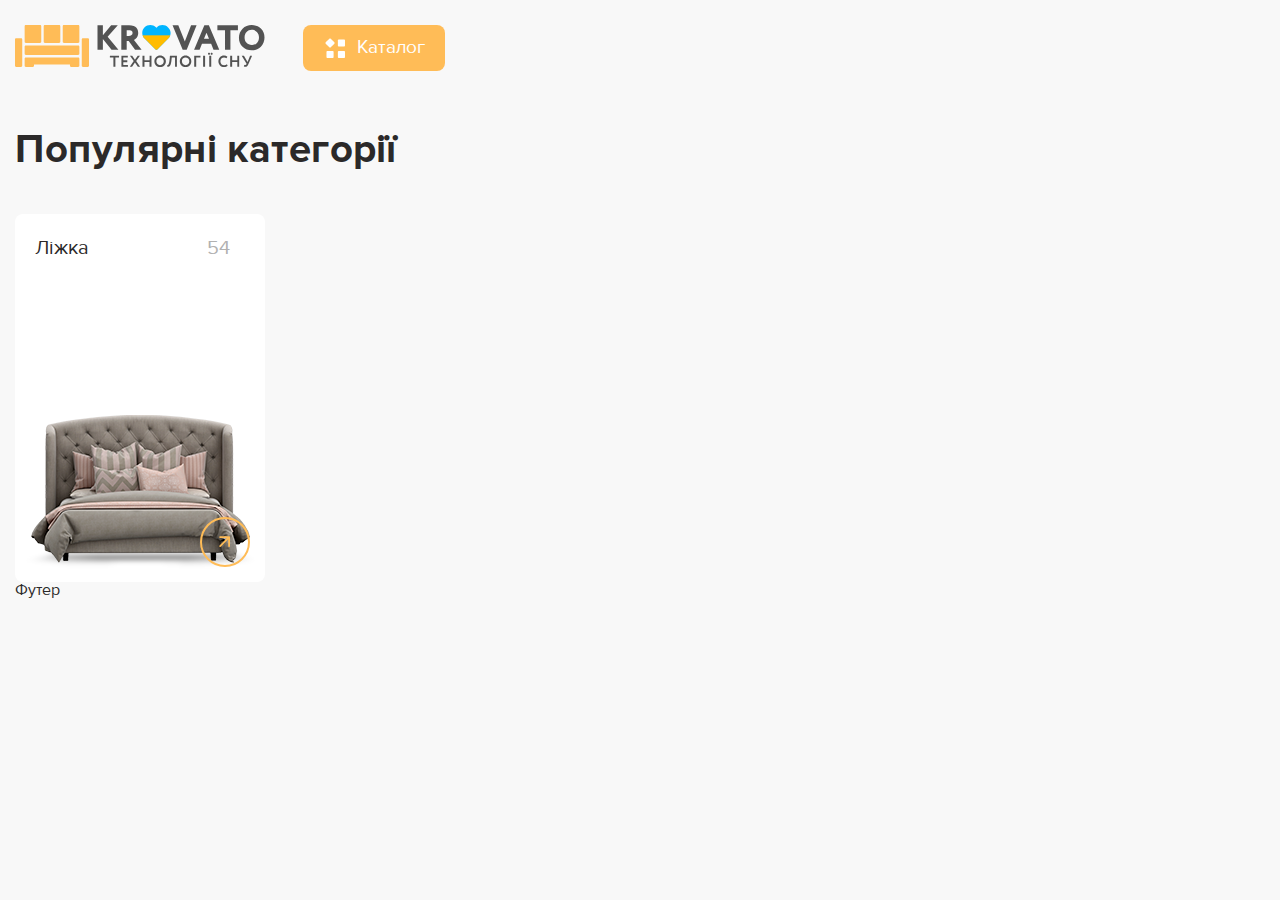
<file: lesson_10/index.html>
<!DOCTYPE html>
<html lang="uk">

<head>
    <meta charset="UTF-8">
    <meta name="viewport" content="width=device-width, initial-scale=1.0">
    <link rel="stylesheet" href="css/style.css">
    <title>Lesson 10</title>
</head>

<body>
    <div class="wrapper">
        <header class="header">
            <img class="header__logo" src="img/logo-header.svg"
                alt="Логотип сайту з диваном та надписом 'Технології сну'">
            <div class="header__menu-box menu">
                <button class="menu__button" >Каталог</button>
                <ul class="menu__list">
                    <li class="menu__item">
                        <img src="img/menu-img/01.svg" alt="Опис" class="menu__img">
                        <a href="#" class="menu__link">Ліжка</a>

                    </li>
                    <li class="menu__item">
                        <img src="img/menu-img/02.svg" alt="Опис" class="menu__img">
                        <a href="#" class="menu__link">Матраци </a>
                        <div class="menu__sub-menu">

                            <ul class="sub-menu__list">
                                <li class="sub-menu__item">
                                    <a href="#" class="sub-menu__link">Односпальні матраци</a>
                                </li>
                                <li class="sub-menu__item">
                                    <a href="#" class="sub-menu__link">Двоспальні матраци </a>
                                </li>
                                <li class="sub-menu__item">
                                    <a href="#" class="sub-menu__link">Пружинний блок Bonnel</a>
                                </li>
                                <li class="sub-menu__item">
                                    <a href="#" class="sub-menu__link">Пружинний блок Pocket Spring</a>
                                </li>
                                <li class="sub-menu__item">
                                    <a href="#" class="sub-menu__link">Безпружинні матраци</a>
                                </li>
                                <li class="sub-menu__item">
                                    <a href="#" class="sub-menu__link">Матраци з ефектом Зима-Літо</a>
                                </li>
                                <li class="sub-menu__item">
                                    <a href="#" class="sub-menu__link">Футони</a>
                                </li>
                                <li class="sub-menu__item">
                                    <a href="#" class="sub-menu__link">Дитячі матраци</a>
                                </li>
                                <li class="sub-menu__item">
                                    <a href="#" class="sub-menu__link">Матраци Економ</a>
                                </li>
                            </ul>
                        </div>
                    </li>
                    <li class="menu__item">
                        <img src="img/menu-img/03.svg" alt="Опис" class="menu__img">
                        <a href="#" class="menu__link">М’які меблі</a>
                        <ul class="sub-menu__list">
                            <li class="sub-menu__item">
                                <a href="#" class="sub-menu__link">Односпальні матраци</a>
                            </li>
                            <li class="sub-menu__item">
                                <a href="#" class="sub-menu__link">Двоспальні матраци </a>
                            </li>
                            <li class="sub-menu__item">
                                <a href="#" class="sub-menu__link">Пружинний блок Bonnel</a>
                            </li>
                            <li class="sub-menu__item">
                                <a href="#" class="sub-menu__link">Пружинний блок Pocket Spring</a>
                            </li>
                        </ul>
                    </li>
                    <li class="menu__item">
                        <img src="img/menu-img/04.svg" alt="Опис" class="menu__img">
                        <a href="#" class="menu__link">Шафи</a>
                    </li>
                    <li class="menu__item">
                        <img src="img/menu-img/05.svg" alt="Опис" class="menu__img">
                        <a href="#" class="menu__link">Комоди</a>
                    </li>
                    <li class="menu__item">
                        <img src="img/menu-img/06.svg" alt="Опис" class="menu__img">
                        <a href="#" class="menu__link">Тумби</a>
                    </li>
                    <li class="menu__item">
                        <img src="img/menu-img/07.svg" alt="Опис" class="menu__img">
                        <a href="#" class="menu__link">Столи</a>
                    </li>
                    <li class="menu__item">
                        <img src="img/menu-img/08.svg" alt="Опис" class="menu__img">
                        <a href="#" class="menu__link">Стільці</a>
                    </li>
                    <li class="menu__item">
                        <img src="img/menu-img/09.svg" alt="Опис" class="menu__img">
                        <a href="#" class="menu__link">Меблеві стіни</a>
                    </li>
                    <li class="menu__item">
                        <img src="img/menu-img/10.svg" alt="Опис" class="menu__img">
                        <a href="#" class="menu__link">Кухні</a>
                    </li>
                </ul>
            </div>
        </header>
        <main class="page">
            <div class="page__block items">
                <h1 class="page__title">Популярні категорії</h1>
                <div class="item">
                    <div class="item__info-box">
                    <p class="item__title">Ліжка</p>
                    <p class="item__count">54</p> 
                    </div>
                    <a href="#" class="item__link">
                        <img src="img/item-01.png" alt="Опис" class="item__img">
                    </a>
                    <a href="#" class="item__arrow-link">
                        <img  class="item__link-img" src="img/item-arrow.svg" alt="Опис">
                    </a>
                </div>
            </div>
        </main>
        <footer class="footer">
            <h2>Футер</h2>
        </footer>
    </div>
</body>

</html>
</file>
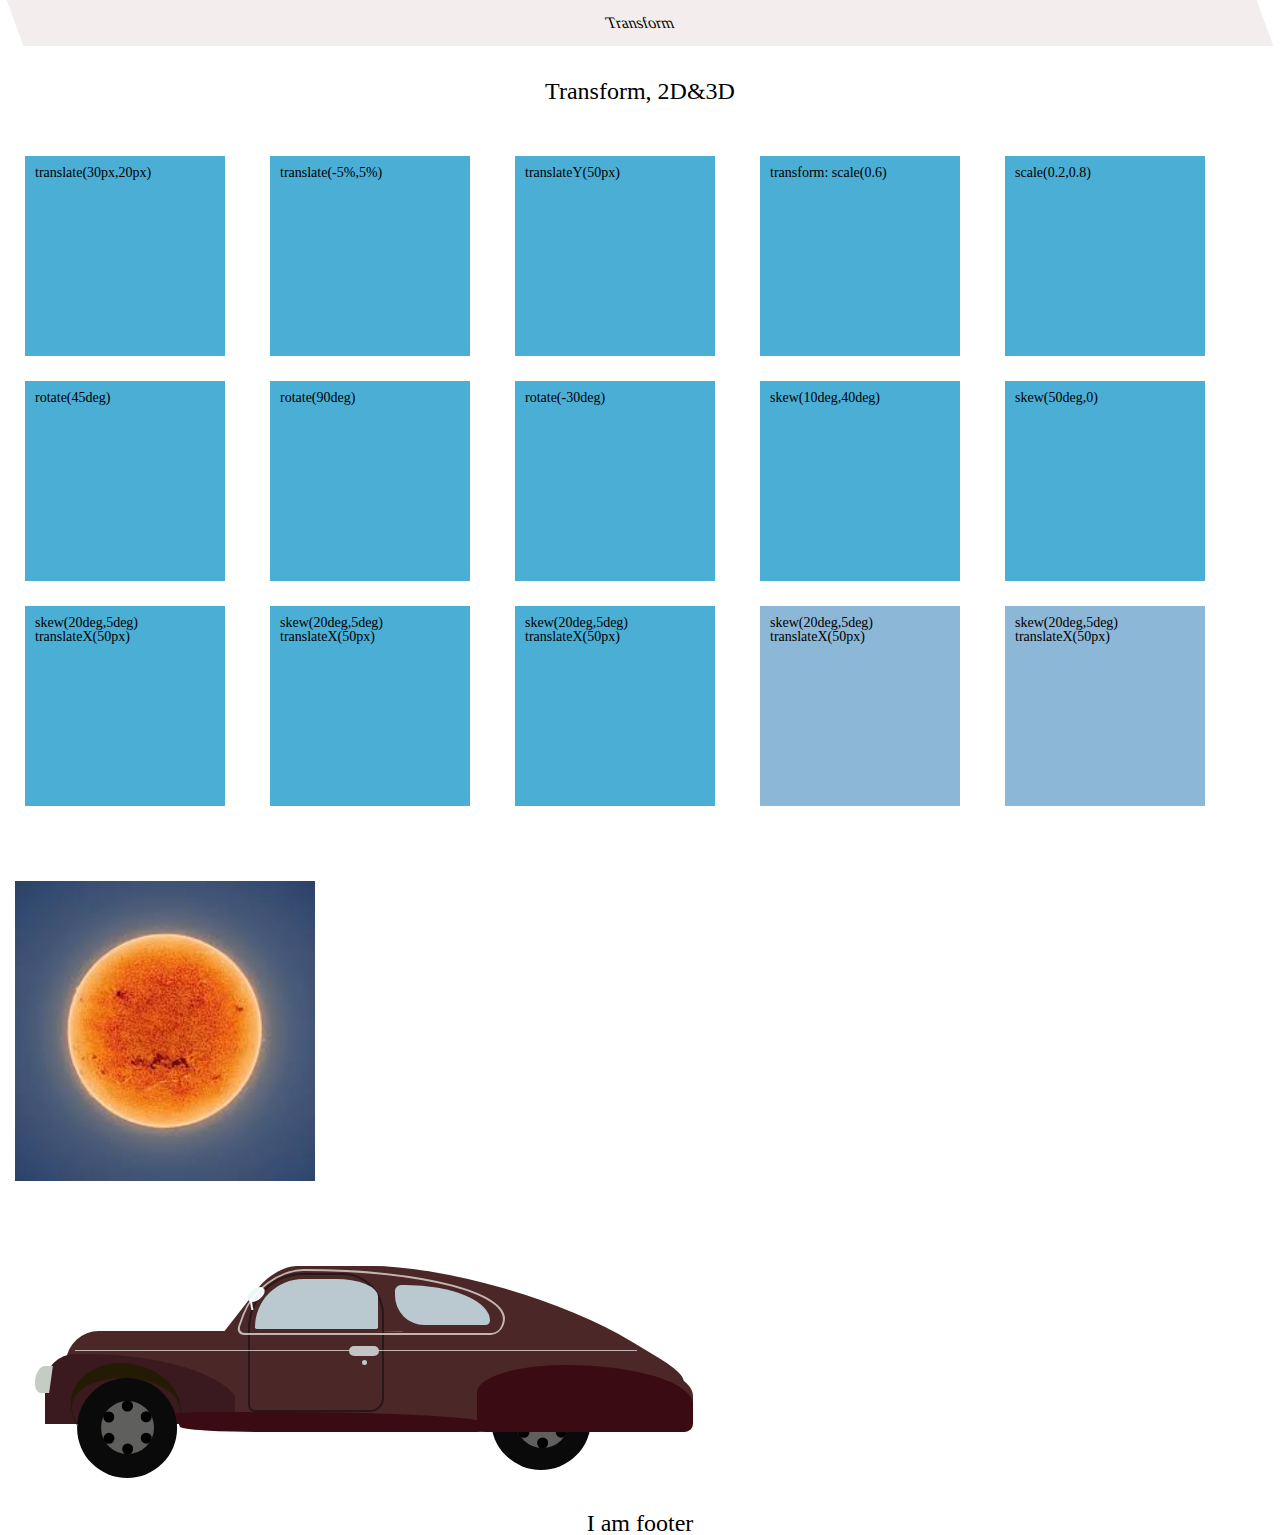
<file: lesson_11/index.html>
<!DOCTYPE html>
<html lang="en">

<head>
    <meta charset="UTF-8">
    <meta name="viewport" content="width=device-width, initial-scale=1.0">
    <link rel="stylesheet" href="css/style.css">
    <title>Lesson 11</title>
</head>

<body>
    <div class="wrapper">
        <div class="header">
            <p>Transform</p>
        </div>
        <div class="main">
            <h1 class="main__title">Transform, 2D&3D </h1>
         <div class="main__content property">
                <div class="property__box">
                    <div class="property__item">
                        <p class="property__text">translate(30px,20px)</p>
                    </div>
                </div>
                <div class="property__box">
                    <div class="property__item">
                        <p class="property__text">translate(-5%,5%)</p>
                    </div>
                </div>
                <div class="property__box">
                    <div class="property__item">
                        <p class="property__text">translateY(50px)</p>
                    </div>
                </div>
                <div class="property__box">
                    <div class="property__item">
                        <p class="property__text">transform: scale(0.6)</p>
                    </div>
                </div>
                <div class="property__box">
                    <div class="property__item">
                        <p class="property__text">scale(0.2,0.8)</p>
                    </div>
                </div>
                <div class="property__box">
                    <div class="property__item">
                        <p class="property__text">rotate(45deg)</p>
                    </div>
                </div>
                <div class="property__box">
                    <div class="property__item">
                        <p class="property__text">rotate(90deg)</p>
                    </div>
                </div>
                <div class="property__box">
                    <div class="property__item">
                        <p class="property__text">rotate(-30deg)</p>
                    </div>
                </div>
                <div class="property__box">
                    <div class="property__item">
                        <p class="property__text">skew(10deg,40deg)</p>
                    </div>
                </div>
                <div class="property__box">
                    <div class="property__item">
                        <p class="property__text">skew(50deg,0)</p>
                    </div>
                </div>
                <div class="property__box">
                    <div class="property__item">
                        <p class="property__text">skew(20deg,5deg) translateX(50px)</p>
                    </div>
                </div>
                <div class="property__box">
                    <div class="property__item">
                        <p class="property__text">skew(20deg,5deg) translateX(50px)</p>
                    </div>
                </div>
                <div class="property__box">
                    <div class="property__item">
                        <p class="property__text">skew(20deg,5deg) translateX(50px)</p>
                    </div>
                </div>
                <div class="property__box box-3D">
                    <div class="property__item">
                        <p class="property__text">skew(20deg,5deg) translateX(50px)</p>
                    </div>
                </div>
                <div class="property__box box-3D">
                    <div class="property__item">
                        <p class="property__text">skew(20deg,5deg) translateX(50px)</p>
                    </div>
                </div>
                
            </div>
             <div class="main__card card">
                <div class="card__back">
                    <img src="img/moon.jpg" alt="#" class="card__img-back">
                </div>
                <div class="card__front">
                    <img src="img/sun.jpg" alt="#" class="card__img-front">
                </div>
            
            </div>
            <div class="main__car car">
                <div class="car__hood">
                    <div class="car__top-hood"></div>
                    <div class="car__bottom-hood wheel">
                        <div class="wheel__box">
                            <div class="wheel__front-whel">
                                <div class="wheel__car-whell"></div>
                                <div class="wheel__car-disk"></div>
                            </div>
                        </div>
                    </div>
                </div>
                <div class="car__body body-car">
                    <div class="car__knob"></div>
                    
                    <div class="body-car__top"></div>
                    <div class="body-car__bottom">
                        <div class="car__headlight"></div>
                    </div>
                    <div class="body-car__back"></div>
                    <div class="body-car__door">
                        <div class="body-car__glass"></div>
                        <div class="body-car__holder-mirror">
                            <div class="body-car__mirror"></div>
                        </div>
                    </div>
                    <div class="body-car__back-glass">
                    </div>
                    <div class="body-car__box-glass"></div>
                </div>
                <div class="car__back-whell">
                    <div class="car__disk-back"></div>
                    <div class="car__wing"></div>
                </div>
                <div class="car__threshold"></div>
                <div class="car__access"></div>
                <div class="car__lock"></div>
            </div>
        </div>
        <div class="footer">
            <p>I am footer </p>
        </div>

    </div>
</body>

</html>
</file>
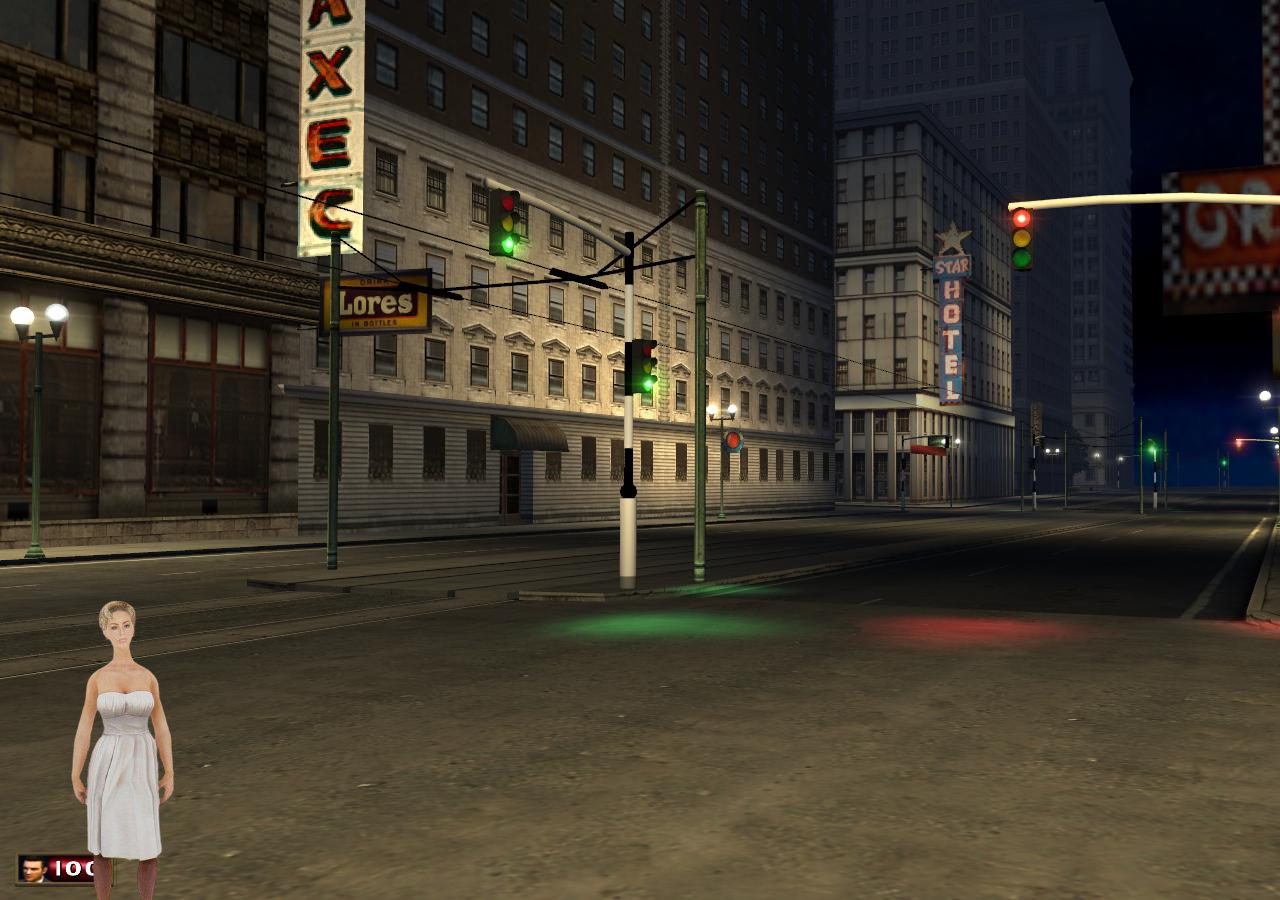
<file: lesson_12/index.html>
<!DOCTYPE html>
<html lang="en">

<head>
    <meta charset="UTF-8">
    <meta name="viewport" content="width=device-width, initial-scale=1.0">
    <link rel="stylesheet" href="css/style.css">
    <title>Lesson 12</title>
</head>

<body>
    <div class="wrapper">
        <div class="main">
            <div class="main__car car">
                <div class="car__hood">
                    <div class="car__top-hood"></div>
                    <div class="car__bottom-hood wheel">
                        <div class="wheel__box">
                            <div class="wheel__front-whel">
                                <div class="wheel__car-whell"></div>
                                <div class="wheel__car-disk"></div>
                            </div>
                        </div>
                    </div>
                </div>
                <div class="car__body body-car">
                    <div class="car__knob"></div>

                    <div class="body-car__top"></div>
                    <div class="body-car__bottom">
                        <div class="car__headlight"></div>
                    </div>
                    <div class="body-car__back"></div>
                    <div class="body-car__door">
                        <div class="body-car__glass"></div>
                        <div class="body-car__holder-mirror">
                            <div class="body-car__mirror"></div>
                        </div>
                    </div>
                    <div class="body-car__back-glass">
                    </div>
                    <div class="body-car__box-glass"></div>
                </div>
                <div class="car__back-whell">
                    <div class="car__disk-back"></div>
                    <div class="car__wing">
                        <div class="car__stop"></div>
                    </div>
                </div>
                <div class="car__threshold"></div>
                <div class="car__access"></div>
                <div class="car__lock"></div>
            </div>
            <div class="main__girl">
                <img src="img/woman.png" alt="#" class="main__img">
            </div>
        </div>
    </div>
</body>

</html>
</file>
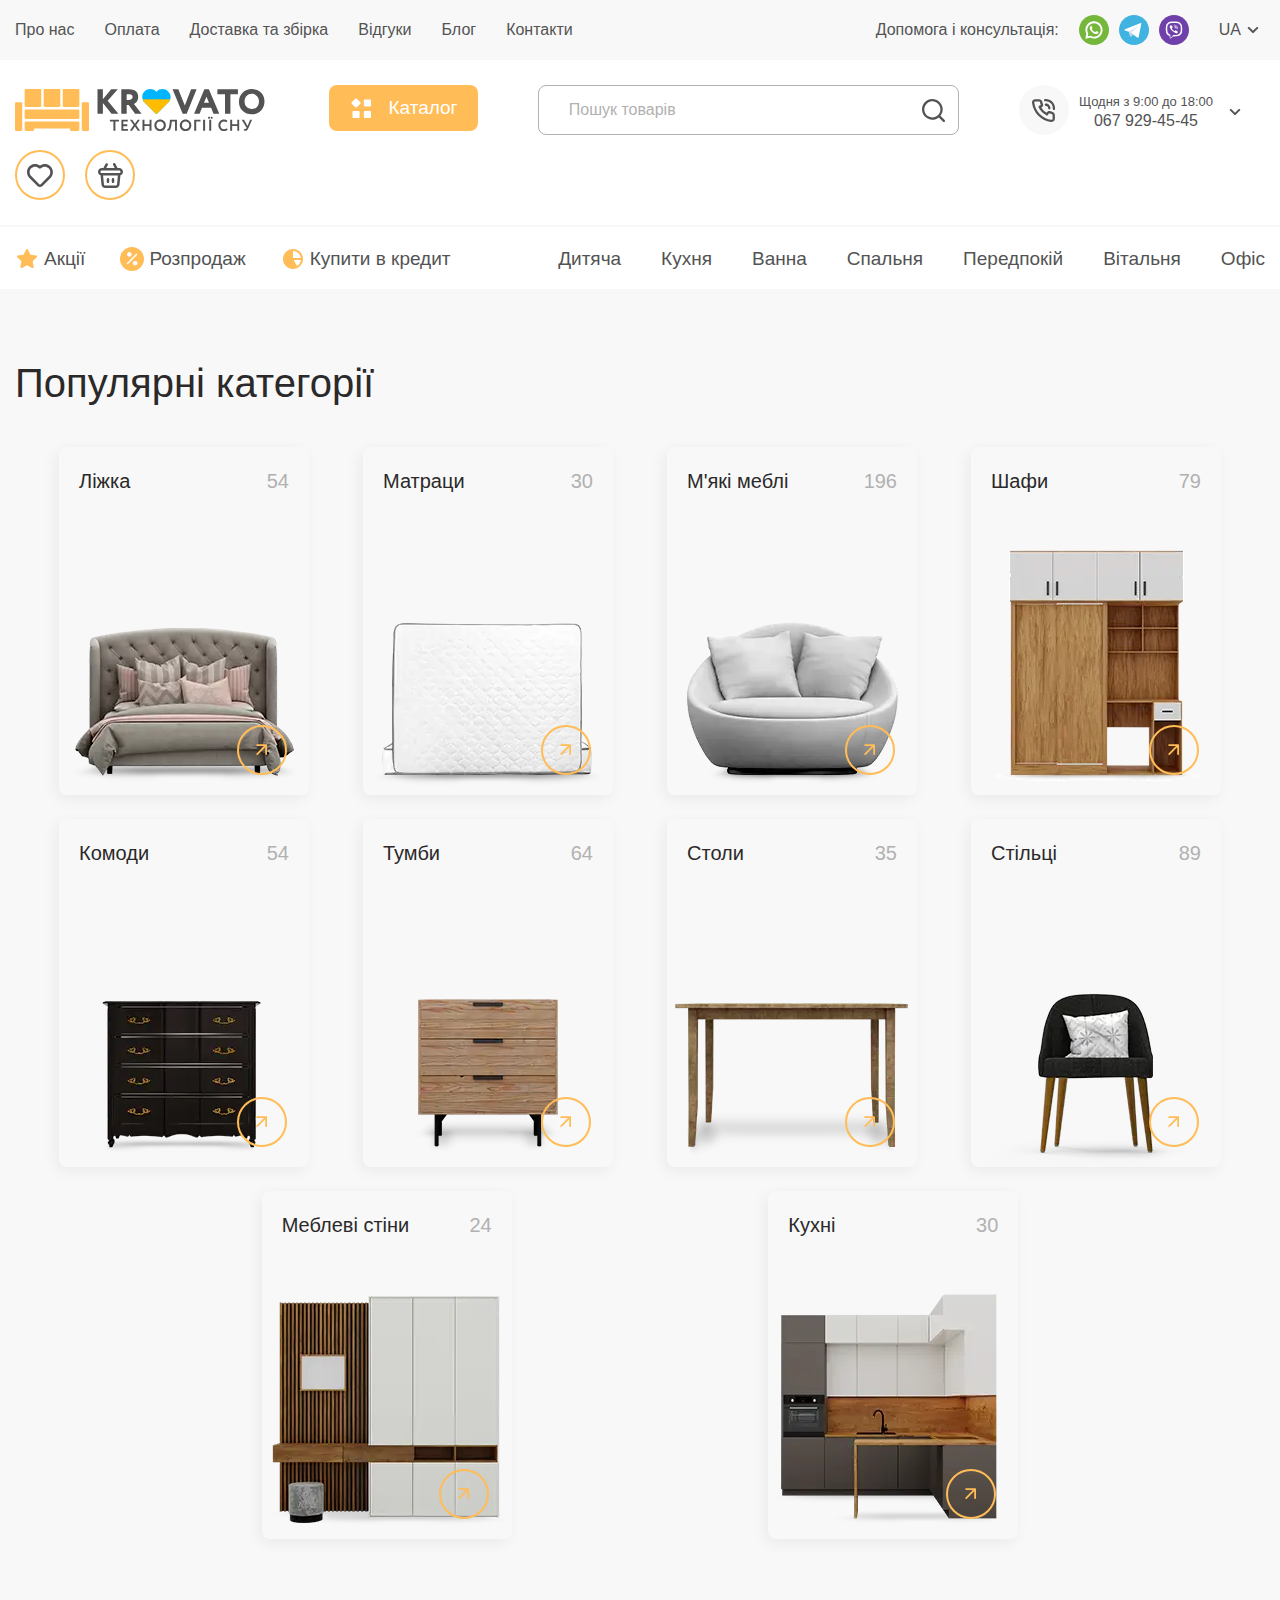
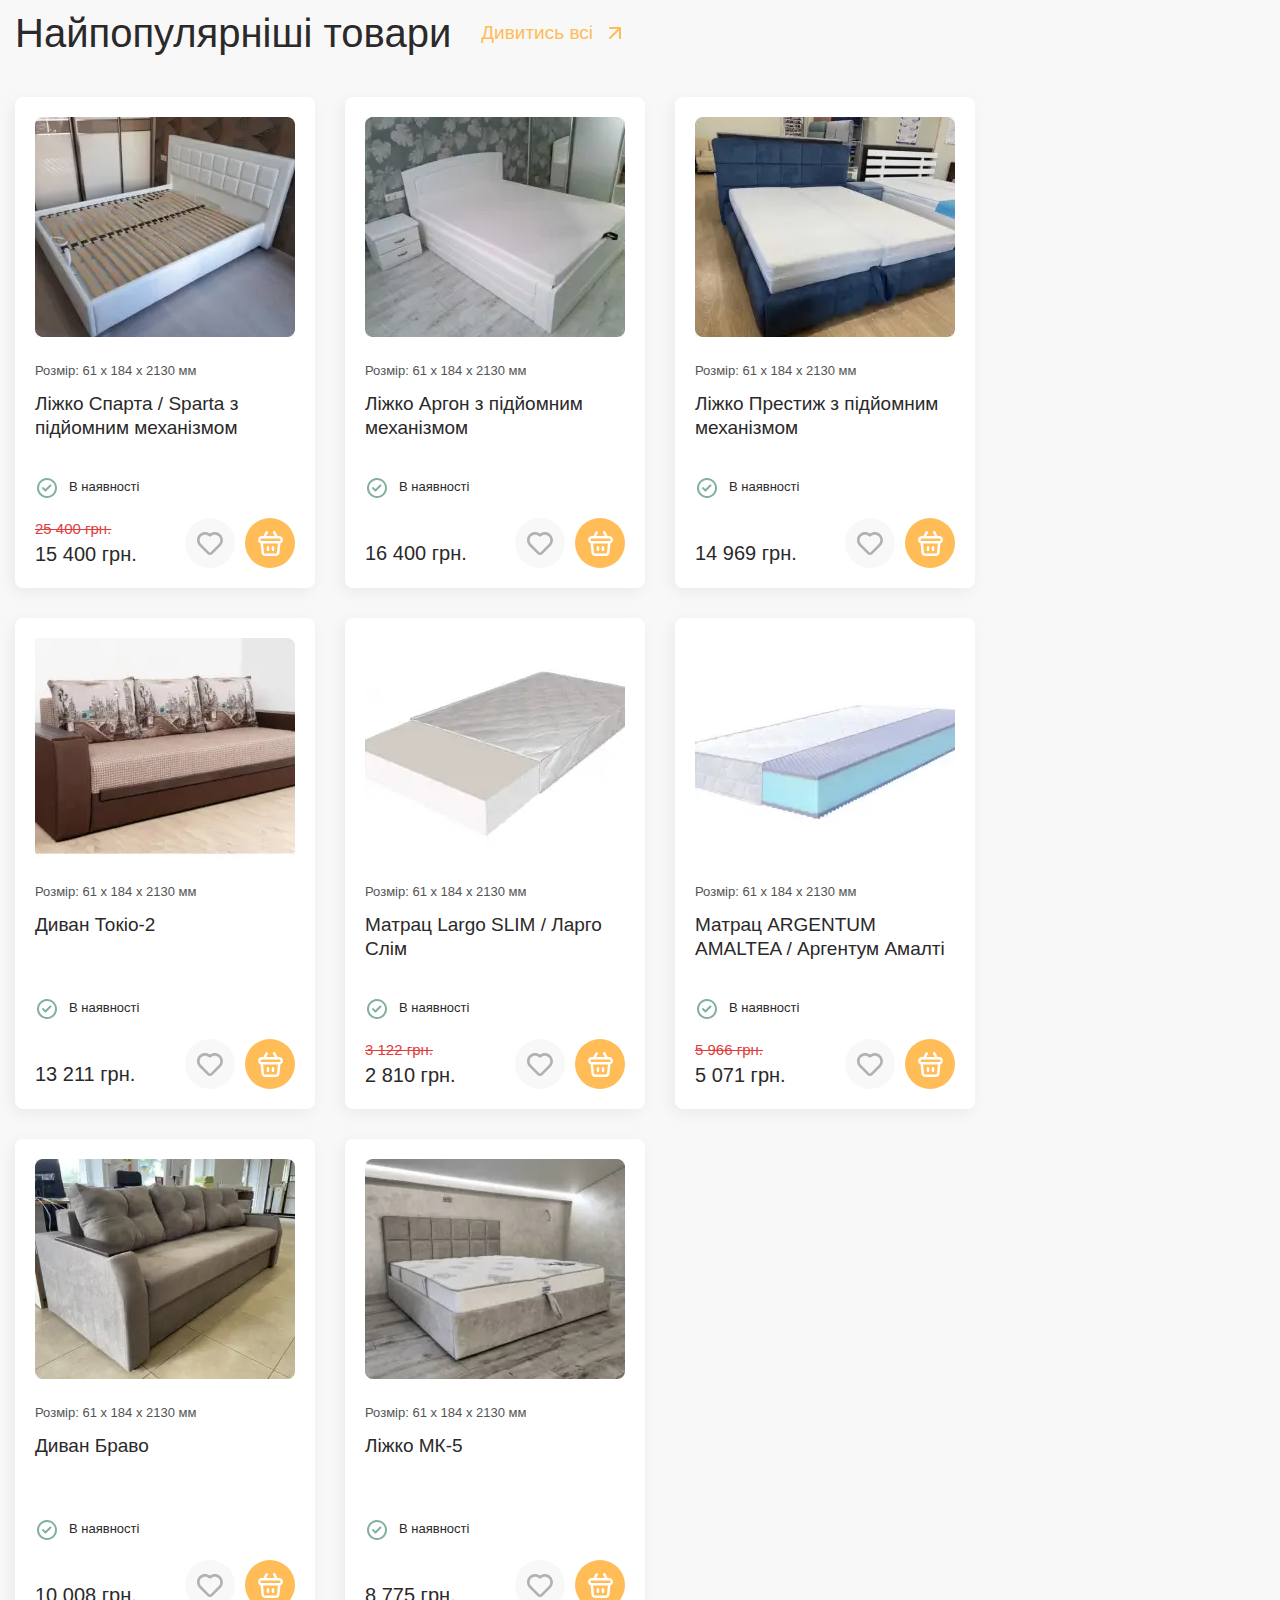
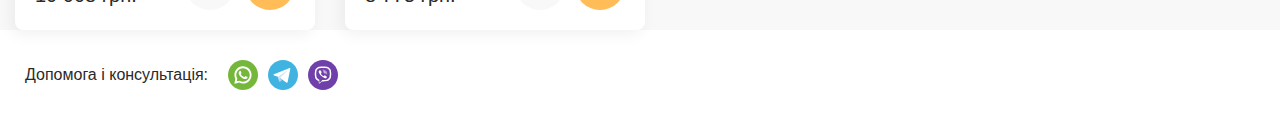
<file: lesson_13/index.html>
<!DOCTYPE html>
<html lang="uk">

<head>
    <meta charset="UTF-8">
    <meta name="viewport" content="width=device-width, initial-scale=1.0">
    <link rel="stylesheet" href="css/style.css">
    <title>Lesson 13</title>
</head>

<body>
    <div class="wrapper">
        <div class="header">
            <div class="header__background">
                <div class="header__container">
                    <!-- header__top -->

                    <div class="header__top">
                        <ul class="menu">
                            <li class="menu__item">
                                <a href="#" class="menu__link">Про нас</a>
                            </li>
                            <li class="menu__item">
                                <a href="#" class="menu__link">Оплата</a>
                            </li>
                            <li class="menu__item">
                                <a href="#" class="menu__link">Доставка та збірка</a>
                            </li>
                            <li class="menu__item">
                                <a href="#" class="menu__link">Відгуки</a>
                            </li>
                            <li class="menu__item">
                                <a href="#" class="menu__link">Блог</a>
                            </li>
                            <li class="menu__item">
                                <a href="#" class="menu__link">Контакти</a>
                            </li>
                        </ul>
                        <div class="header__info contacts-info">
                            <p class="contacts-info__text">Допомога і консультація:</p>
                            <ul class="contacts-info__list">
                                <li class="contacts-info__item">
                                    <a href="#" class="contacts-info__link">
                                        <img src="img/whatsapp.svg" alt="Зображення іконки Whatsapp"
                                            class="contacts-info__img">
                                    </a>
                                </li>
                                <li class="contacts-info__item">
                                    <a href="#" class="contacts-info__link">
                                        <img src="img/telegram.svg" alt="Зображення іконки Telegram"
                                            class="contacts-info__img">
                                    </a>
                                </li>
                                <li class="contacts-info__item">
                                    <a href="#" class="contacts-info__link">
                                        <img src="img/viber.svg" alt="Зображення іконки Viber"
                                            class="contacts-info__img">
                                    </a>
                                </li>
                            </ul>
                            <span class="header__info-lang">UA</span>
                        </div>
                    </div>
                </div>
            </div>

            <!-- header__middle -->
            <div class="header__container">
                <div class="header__middle">
                    <div class="header__img">
                        <img src="img/img-header/logo-header.svg" alt="header logo" class="header__logo">
                    </div>
                    <div class="header__button button">
                        <a class="button__link">
                            <span>Каталог</span>
                        </a>
                    </div>
                    <form class="header__search search">
                        <input type="text" class="search__input" placeholder="Пошук товарів">
                        <button class="search__link"></button>
                    </form>

                    <div class="header__contact-box box-contact">
                        <img src="img/img-header/icon-tel.svg" alt="phone icon" class="box-contact__phone-img">
                        <div class="box-contact__info">
                            <p class="box-contact__text">Щодня з 9:00 до 18:00</p>
                            <a href="tel:0679294545" class="box-contact__tel">067 929-45-45</a>
                        </div>
                        <button class="box-contact__list-number"></button>
                    </div>
                    <ul class="header__account-info info-account">
                        <li class="info-account__item">
                            <a href="" class="info-account__link">
                                <img src="img/img-header/wish-list.svg" alt="Обрані товари" class="info-account__img">
                            </a>
                        </li>
                        <li class="info-account__item">
                            <a href="#" class="info-account__link">
                                <img src="img/img-header/basket.svg" alt="Корзина користувача"
                                    class="info-account__img">
                            </a>
                        </li>
                    </ul>
                </div>
            </div>
            <!-- header__bottom -->
            <div class="header__bottom header__bg-bottom">
                <div class="header__container bottom-header">
                    <ul class="header__offer offer">
                        <li class="offer__item">
                            <a href="#" class="offer__link">Акції</a>
                        </li>
                        <li class="offer__item">
                            <a href="#" class="offer__link">Розпродаж</a>
                        </li>
                        <li class="offer__item">
                            <a href="#" class="offer__link">Купити в кредит</a>
                        </li>

                    </ul>
                    <ul class="header__menu-sub sub-menu">
                        <li class="sub-menu__item">
                            <a href="" class="sub-menu__link">Дитяча</a>
                        </li>
                        <li class="sub-menu__item">
                            <a href="" class="sub-menu__link">Кухня</a>
                        </li>
                        <li class="sub-menu__item">
                            <a href="" class="sub-menu__link">Ванна</a>
                        </li>
                        <li class="sub-menu__item">
                            <a href="" class="sub-menu__link">Спальня</a>
                        </li>
                        <li class="sub-menu__item">
                            <a href="" class="sub-menu__link">Передпокій</a>
                        </li>
                        <li class="sub-menu__item">
                            <a href="" class="sub-menu__link">Вітальня</a>
                        </li>
                        <li class="sub-menu__item">
                            <a href="" class="sub-menu__link">Офіс</a>
                        </li>
                    </ul>
                </div>
            </div>
        </div>
        <div class="main">
            <div class="main-background">
                <div class="main__container ">
                    <div class="main__category category">
                        <h1 class="category__title">Популярні категорії</h1>
                        <div class="category__items">

                            <div class="category__item">
                                <div class="category__info">
                                    <div class="category__sub-title">Ліжка</div>
                                    <span class="category__count">54</span>
                                </div>
                                <div class="category__images-box">
                                    <a href="#" class="category__img-link">
                                        <img src="img/category-items/img01.webp" alt="Ліжко" class="category__img">
                                        <img src="img/category-items/arrow.svg" alt="Іконка посилання"
                                            class="category__icon-link">
                                    </a>
                                </div>
                            </div>
                            <div class="category__item">
                                <div class="category__info">
                                    <div class="category__sub-title">Матраци</div>
                                    <span class="category__count">30</span>
                                </div>
                                <div class="category__images-box">
                                    <a href="#" class="category__img-link">
                                        <img src="img/category-items/img02.webp" alt="Матраци" class="category__img">
                                        <img src="img/category-items/arrow.svg" alt="Іконка посилання"
                                            class="category__icon-link">
                                    </a>
                                </div>
                            </div>
                            <div class="category__item">
                                <div class="category__info">
                                    <div class="category__sub-title">М'які меблі</div>
                                    <span class="category__count">196</span>
                                </div>
                                <div class="category__images-box">
                                    <a href="#" class="category__img-link">
                                        <img src="img/category-items/img03.webp" alt="М'які меблі "
                                            class="category__img">
                                        <img src="img/category-items/arrow.svg" alt="Іконка посилання"
                                            class="category__icon-link">
                                    </a>
                                </div>
                            </div>
                            <div class="category__item">
                                <div class="category__info">
                                    <div class="category__sub-title">Шафи</div>
                                    <span class="category__count">79</span>
                                </div>
                                <div class="category__images-box">
                                    <a href="#" class="category__img-link">
                                        <img src="img/category-items/img04.webp" alt="Шафи" class="category__img">
                                        <img src="img/category-items/arrow.svg" alt="Іконка посилання"
                                            class="category__icon-link">
                                    </a>
                                </div>
                            </div>
                            <div class="category__item">
                                <div class="category__info">
                                    <div class="category__sub-title">Комоди</div>
                                    <span class="category__count">54</span>
                                </div>
                                <div class="category__images-box">
                                    <a href="#" class="category__img-link">
                                        <img src="img/category-items/img05.webp" alt="М'які меблі"
                                            class="category__img">
                                        <img src="img/category-items/arrow.svg" alt="Іконка посилання"
                                            class="category__icon-link">
                                    </a>
                                </div>
                            </div>
                            <div class="category__item">
                                <div class="category__info">
                                    <div class="category__sub-title">Тумби</div>
                                    <span class="category__count">64</span>
                                </div>
                                <div class="category__images-box">
                                    <a href="#" class="category__img-link">
                                        <img src="img/category-items/img06.webp" alt="Тумби" class="category__img">
                                        <img src="img/category-items/arrow.svg" alt="Іконка посилання"
                                            class="category__icon-link">
                                    </a>
                                </div>
                            </div>
                            <div class="category__item">
                                <div class="category__info">
                                    <div class="category__sub-title">Столи</div>
                                    <span class="category__count">35</span>
                                </div>
                                <div class="category__images-box">
                                    <a href="#" class="category__img-link">
                                        <img src="img/category-items/img07.webp" alt="Столи" class="category__img">
                                        <img src="img/category-items/arrow.svg" alt="Іконка посилання"
                                            class="category__icon-link">
                                    </a>
                                </div>
                            </div>
                            <div class="category__item">
                                <div class="category__info">
                                    <div class="category__sub-title">Стільці</div>
                                    <span class="category__count">89</span>
                                </div>
                                <div class="category__images-box">
                                    <a href="#" class="category__img-link">
                                        <img src="img/category-items/img08.webp" alt="Стільці" class="category__img">
                                        <img src="img/category-items/arrow.svg" alt="Іконка посилання"
                                            class="category__icon-link">
                                    </a>
                                </div>
                            </div>
                            <div class="category__item">
                                <div class="category__info">
                                    <div class="category__sub-title">Меблеві стіни</div>
                                    <span class="category__count">24</span>
                                </div>
                                <div class="category__images-box">
                                    <a href="#" class="category__img-link">
                                        <img src="img/category-items/img09.webp" alt="Меблеві стіни"
                                            class="category__img">
                                        <img src="img/category-items/arrow.svg" alt="Іконка посилання"
                                            class="category__icon-link">
                                    </a>
                                </div>
                            </div>
                            <div class="category__item">
                                <div class="category__info">
                                    <div class="category__sub-title">Кухні</div>
                                    <span class="category__count">30</span>
                                </div>
                                <div class="category__images-box">
                                    <a href="#" class="category__img-link">
                                        <img src="img/category-items/img10.webp" alt="Кухні" class="category__img">
                                        <img src="img/category-items/arrow.svg" alt="Іконка посилання"
                                            class="category__icon-link">
                                    </a>
                                </div>
                            </div>
                        </div>

                    </div>
                    <div class="main__popular popular">
                        <div class="popular__title-box">
                            <h1 class="popular__title">Найпопулярніші товари</h1>
                            <a href="#" class="popular__sub-title-link">Дивитись всі</a>
                        </div>
                        <div class="popular__items">

                            <div class="popular__item">
                                <a href="#" class="popular__img-box">
                                    <img src="img/popular-items/01.webp" alt="Ліжко Спарта " class="popular__images">
                                </a>
                                <div class="popular__content-info">
                                    <div class="popular__info-box">
                                        <h4 class="popular__desrc">Розмір: 61 x 184 x 2130 мм
                                        </h4>
                                        <h3 class="popular__sub-title">Ліжко Спарта / Sparta з підйомним механізмом</h3>
                                        <span class="popular__check">В наявності</span>
                                    </div>
                                    <div class="popular__price-content">
                                        <div class="popular__price">
                                            <span class="popular__before-price">25 400 грн.</span>
                                            <span class="popular__actual-price">15 400 грн.</span>
                                        </div>
                                        <div class="popular__user-buy buy">
                                            <a href="#" class="buy__favorites">
                                                <img src="img/popular-items/favorites.svg"
                                                    alt="Іконка,товарів,що сподобалися" class="buy__icon-favorites">
                                            </a>
                                            <a href="#" class="buy__backet">
                                                <img src="img/popular-items/basket.svg" alt="Іконка корзини товарів"
                                                    class="buy__icon-backet">
                                            </a>
                                        </div>
                                    </div>
                                </div>
                            </div>
                            <div class="popular__item">
                                <a href="#" class="popular__img-box">
                                    <img src="img/popular-items/02.webp" alt="Ліжко Аргон " class="popular__images">
                                </a>
                                <div class="popular__content-info">
                                    <div class="popular__info-box">
                                        <h4 class="popular__desrc">Розмір: 61 x 184 x 2130 мм
                                        </h4>
                                        <h3 class="popular__sub-title">Ліжко Аргон з підйомним механізмом
                                        </h3>
                                        <span class="popular__check">В наявності</span>
                                    </div>
                                    <div class="popular__price-content">
                                        <div class="popular__price">
                                            <span class="popular__before-price"></span>
                                            <span class="popular__actual-price">16 400 грн.</span>
                                        </div>
                                        <div class="popular__user-buy buy">
                                            <a href="#" class="buy__favorites">
                                                <img src="img/popular-items/favorites.svg"
                                                    alt="Іконка,товарів,що сподобалися" class="buy__icon-favorites">
                                            </a>
                                            <a href="#" class="buy__backet">
                                                <img src="img/popular-items/basket.svg" alt="Іконка корзини товарів"
                                                    class="buy__icon-backet">
                                            </a>
                                        </div>
                                    </div>
                                </div>
                            </div>
                            <div class="popular__item">
                                <a href="#" class="popular__img-box">
                                    <img src="img/popular-items/03.webp" alt="Ліжко Престиж" class="popular__images">
                                </a>
                                <div class="popular__content-info">
                                    <div class="popular__info-box">
                                        <h4 class="popular__desrc">Розмір: 61 x 184 x 2130 мм
                                        </h4>
                                        <h3 class="popular__sub-title">Ліжко Престиж з підйомним механізмом
                                        </h3>
                                        <span class="popular__check">В наявності</span>
                                    </div>
                                    <div class="popular__price-content">
                                        <div class="popular__price">
                                            <span class="popular__before-price"></span>
                                            <span class="popular__actual-price">14 969 грн.</span>
                                        </div>
                                        <div class="popular__user-buy buy">
                                            <a href="#" class="buy__favorites">
                                                <img src="img/popular-items/favorites.svg"
                                                    alt="Іконка,товарів,що сподобалися" class="buy__icon-favorites">
                                            </a>
                                            <a href="#" class="buy__backet">
                                                <img src="img/popular-items/basket.svg" alt="Іконка корзини товарів"
                                                    class="buy__icon-backet">
                                            </a>
                                        </div>
                                    </div>
                                </div>
                            </div>
                            <div class="popular__item">
                                <a href="#" class="popular__img-box">
                                    <img src="img/popular-items/04.webp" alt="Диван Токіо-2" class="popular__images">
                                </a>
                                <div class="popular__content-info">
                                    <div class="popular__info-box">
                                        <h4 class="popular__desrc">Розмір: 61 x 184 x 2130 мм
                                        </h4>
                                        <h3 class="popular__sub-title">Диван Токіо-2
                                        </h3>
                                        <span class="popular__check">В наявності</span>
                                    </div>
                                    <div class="popular__price-content">
                                        <div class="popular__price">
                                            <span class="popular__before-price"></span>
                                            <span class="popular__actual-price">13 211 грн.</span>
                                        </div>
                                        <div class="popular__user-buy buy">
                                            <a href="#" class="buy__favorites">
                                                <img src="img/popular-items/favorites.svg"
                                                    alt="Іконка,товарів,що сподобалися" class="buy__icon-favorites">
                                            </a>
                                            <a href="#" class="buy__backet">
                                                <img src="img/popular-items/basket.svg" alt="Іконка корзини товарів"
                                                    class="buy__icon-backet">
                                            </a>
                                        </div>
                                    </div>
                                </div>
                            </div>
                            <div class="popular__item">
                                <a href="#" class="popular__img-box">
                                    <img src="img/popular-items/05.webp" alt="Матрац Largo SLIM"
                                        class="popular__images">
                                </a>
                                <div class="popular__content-info">
                                    <div class="popular__info-box">
                                        <h4 class="popular__desrc">Розмір: 61 x 184 x 2130 мм
                                        </h4>
                                        <h3 class="popular__sub-title">Матрац Largo SLIM / Ларго Слім
                                        </h3>
                                        <span class="popular__check">В наявності</span>
                                    </div>
                                    <div class="popular__price-content">
                                        <div class="popular__price">
                                            <span class="popular__before-price">3 122 грн.</span>
                                            <span class="popular__actual-price">2 810 грн.</span>
                                        </div>
                                        <div class="popular__user-buy buy">
                                            <a href="#" class="buy__favorites">
                                                <img src="img/popular-items/favorites.svg"
                                                    alt="Іконка,товарів,що сподобалися" class="buy__icon-favorites">
                                            </a>
                                            <a href="#" class="buy__backet">
                                                <img src="img/popular-items/basket.svg" alt="Іконка корзини товарів"
                                                    class="buy__icon-backet">
                                            </a>
                                        </div>
                                    </div>
                                </div>
                            </div>
                            <div class="popular__item">
                                <a href="#" class="popular__img-box">
                                    <img src="img/popular-items/06.webp" alt="Матрац ARGENTUM AMALTEA"
                                        class="popular__images">
                                </a>
                                <div class="popular__content-info">
                                    <div class="popular__info-box">
                                        <h4 class="popular__desrc">Розмір: 61 x 184 x 2130 мм
                                        </h4>
                                        <h3 class="popular__sub-title">Матрац ARGENTUM AMALTEA / Аргентум Амалті
                                        </h3>
                                        <span class="popular__check">В наявності</span>
                                    </div>
                                    <div class="popular__price-content">
                                        <div class="popular__price">
                                            <span class="popular__before-price">5 966 грн.</span>
                                            <span class="popular__actual-price">5 071 грн.</span>
                                        </div>
                                        <div class="popular__user-buy buy">
                                            <a href="#" class="buy__favorites">
                                                <img src="img/popular-items/favorites.svg"
                                                    alt="Іконка,товарів,що сподобалися" class="buy__icon-favorites">
                                            </a>
                                            <a href="#" class="buy__backet">
                                                <img src="img/popular-items/basket.svg" alt="Іконка корзини товарів"
                                                    class="buy__icon-backet">
                                            </a>
                                        </div>
                                    </div>
                                </div>
                            </div>
                            <div class="popular__item">
                                <a href="#" class="popular__img-box">
                                    <img src="img/popular-items/07.webp" alt="Диван Браво" class="popular__images">
                                </a>
                                <div class="popular__content-info">
                                    <div class="popular__info-box">
                                        <h4 class="popular__desrc">Розмір: 61 x 184 x 2130 мм
                                        </h4>
                                        <h3 class="popular__sub-title">Диван Браво
                                        </h3>
                                        <span class="popular__check">В наявності</span>
                                    </div>
                                    <div class="popular__price-content">
                                        <div class="popular__price">
                                            <span class="popular__before-price"></span>
                                            <span class="popular__actual-price">10 008 грн.</span>
                                        </div>
                                        <div class="popular__user-buy buy">
                                            <a href="#" class="buy__favorites">
                                                <img src="img/popular-items/favorites.svg"
                                                    alt="Іконка,товарів,що сподобалися" class="buy__icon-favorites">
                                            </a>
                                            <a href="#" class="buy__backet">
                                                <img src="img/popular-items/basket.svg" alt="Іконка корзини товарів"
                                                    class="buy__icon-backet">
                                            </a>
                                        </div>
                                    </div>
                                </div>
                            </div>
                            <div class="popular__item">
                                <a href="#" class="popular__img-box">
                                    <img src="img/popular-items/08.webp" alt="Ліжко МК-5" class="popular__images">
                                </a>
                                <div class="popular__content-info">
                                    <div class="popular__info-box">
                                        <h4 class="popular__desrc">Розмір: 61 x 184 x 2130 мм
                                        </h4>
                                        <h3 class="popular__sub-title">Ліжко МК-5
                                        </h3>
                                        <span class="popular__check">В наявності</span>
                                    </div>
                                    <div class="popular__price-content">
                                        <div class="popular__price">
                                            <span class="popular__before-price"></span>
                                            <span class="popular__actual-price">8 775 грн.</span>
                                        </div>
                                        <div class="popular__user-buy buy">
                                            <a href="#" class="buy__favorites">
                                                <img src="img/popular-items/favorites.svg"
                                                    alt="Іконка,товарів,що сподобалися" class="buy__icon-favorites">
                                            </a>
                                            <a href="#" class="buy__backet">
                                                <img src="img/popular-items/basket.svg" alt="Іконка корзини товарів"
                                                    class="buy__icon-backet">
                                            </a>
                                        </div>
                                    </div>
                                </div>
                            </div>
                        </div>
                    </div>
                </div>
            </div>
        </div>
        <div class="footer">
            <div class="footer__container">
                <div class=" contacts-info">
                    <p class="contacts-info__text">Допомога і консультація:</p>
                    <ul class="contacts-info__list">
                        <li class="contacts-info__item">
                            <a href="#" class="contacts-info__link">
                                <img src="img/whatsapp.svg" alt="Зображення іконки Whatsapp" class="contacts-info__img">
                            </a>
                        </li>
                        <li class="contacts-info__item">
                            <a href="#" class="contacts-info__link">
                                <img src="img/telegram.svg" alt="Зображення іконки Telegram" class="contacts-info__img">
                            </a>
                        </li>
                        <li class="contacts-info__item">
                            <a href="#" class="contacts-info__link">
                                <img src="img/viber.svg" alt="Зображення іконки Viber" class="contacts-info__img">
                            </a>
                        </li>
                    </ul>
                </div>
            </div>
        </div>
    </div>
</body>

</html>
</file>
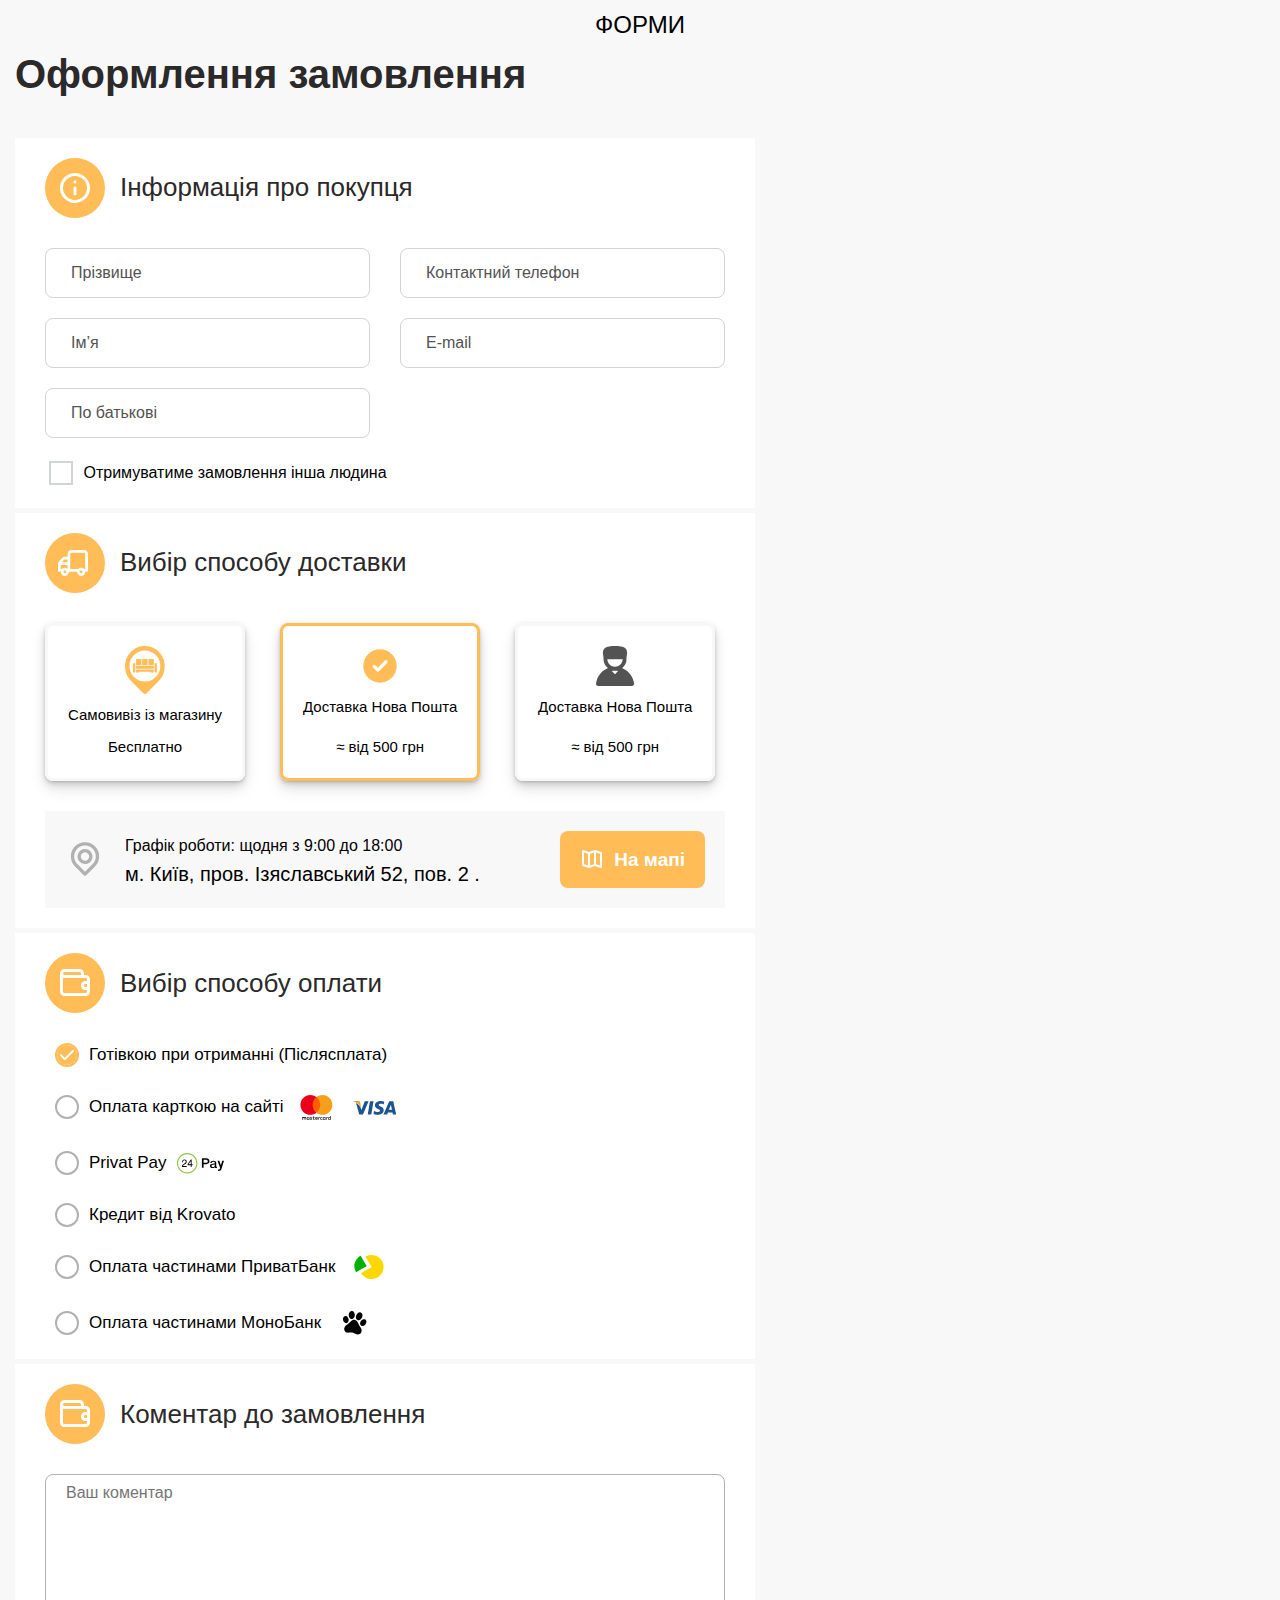
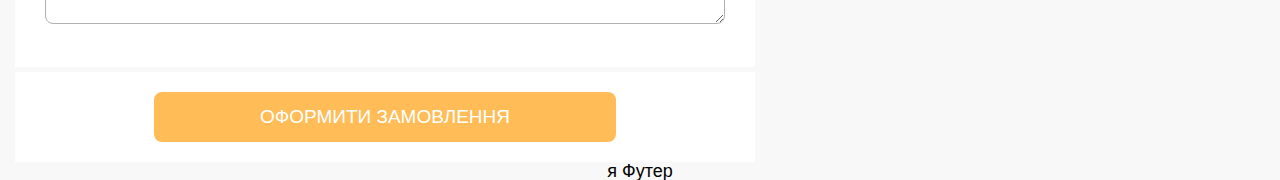
<file: lesson_14/index.html>
<!DOCTYPE html>
<html lang="uk">

<head>
    <meta charset="UTF-8">
    <meta name="viewport" content="width=device-width, initial-scale=1.0">
    <link rel="stylesheet" href="css/style.css">
    <title>Lesson 14</title>
</head>

<body>
    <div class="wrapper">
        <header class="header">
            <p class="header__title">Форми</p>
        </header>
        <div class="main ">
            <section class="main__order order">
                <h1 class="order__title">Оформлення замовлення</h1>

                <form action="#" class="order__form form">
                    <div class="form__info info">

                        <div class="info__title-box box-title">
                            <img src="img/icon-info.svg" alt="icon" class="box-title__img">
                            <h2 class="box-title__title">Інформація про покупця</h2>
                        </div>

                        <div class="info__input">
                            <input type="text" class="info__surname" placeholder="Прізвище" required>
                            <input type="tel" class="info__tel" placeholder="Контактний телефон" required>
                            <input type="text" class="info__first-name" placeholder="Ім’я" required>
                            <input type="email" class="info__mail" placeholder="E-mail" required>
                            <input type="text" class="info__patronymic" placeholder="По батькові" required>
                        </div>
                        <div class="info__label-box">
                            <label for="other-recipient">
                                <input type="checkbox" id="other-recipient" class="info__label-input">
                                <span class="info__label-text">Отримуватиме замовлення інша людина</span>
                            </label>
                        </div>



                    </div>
                    <div class="delivery">
                        <div class="delivery__title-box box-title">
                            <img src="img/icon-delivery.svg" alt="icon" class="box-title__img">
                            <h2 class="box-title__title">Вибір способу доставки</h2>
                        </div>
                        <div class="delivery__choose">
                            <label for="store" class="delivery__label">
                                <input type="radio" id="store" class="delivery__input" name="radio-item">
                                <span class="delivery__text">
                                    <span class="delivery__box-img">
                                        <img src="img/locationpin-take.svg" alt="icon" class="delivery__img">
                                    </span>

                                    <span class="delivery__descr">Самовивіз із магазину</span>
                                    <span class="delivery__price">Бесплатно</span>
                                </span>
                            </label>
                            <label for="np" class="delivery__label">
                                <input type="radio" id="np" class="delivery__input" name="radio-item" checked>
                                <span class="delivery__text">
                                    <span class="delivery__box-img">
                                        <img src="img/delivery-np.svg" alt="icon" class="delivery__img">
                                    </span>
                                    <span class="delivery__descr">Доставка Нова Пошта</span>
                                    <span class="delivery__price">≈ від 500 грн </span>
                                </span>
                            </label>

                            <label for="delivery" class="delivery__label">
                                <input type="radio" id="delivery" class="delivery__input" name="radio-item">
                                <span class="delivery__text">
                                    <span class="delivery__box-img">
                                        <img src="img/delivery-men.svg" alt="icon" class="delivery__img">
                                    </span>

                                    <span class="delivery__descr">Доставка Нова Пошта</span>
                                    <span class="delivery__price">≈ від 500 грн</span>
                                </span>

                            </label>
                        </div>
                        <div class="delivery__time timetable">

                            <div class="timetable__info">
                                <img src="img/location.svg" alt="" class="timetable__img">
                                <div class="timetable__text">
                                    <p class="timetable__time">Графік роботи: щодня з 9:00 до 18:00
                                    </p>
                                    <p class="timetable__adress">м. Київ, пров. Ізяславський 52, пов. 2 . </p>
                                </div>

                            </div>

                            <button class="timetable__button-map">На мапі </button>


                        </div>
                    </div>

                    <div class="main__pay pay">
                        <div class="pay__title-box box-title">
                            <img src="img/pay.svg" alt="icon" class="box-title__img">
                            <h2 class="box-title__title">Вибір способу оплати</h2>
                        </div>
                        <div class="pay__label-box">
                            <label for="cash" class="pay__item">
                                <input type="radio" name="radio-check" id="cash" class="pay__input" checked>
                                <span class="pay__descr">Готівкою при отриманні (Післясплата)</span>
                            </label>
                            <label for="card" class="pay__item">
                                <input type="radio" name="radio-check" id="card" class="pay__input">
                                <span class="pay__descr">Оплата карткою на сайті</span>
                                <img src="img/master-card-logo.svg" alt="icon" class="pay__img-master">
                                <img src="img/visa-card-logo.svg" alt="icon" class="pay__img-visa">
                            </label>
                            <label for="privat" class="pay__item">
                                <input type="radio" name="radio-check" id="privat" class="pay__input">
                                <span class="pay__descr">Privat Pay</span>
                                <img src="img/privat-pay-logo.svg" alt="icon" class="pay__img-privat">
                            </label>
                            <label for="krovato" class="pay__item">
                                <input type="radio" name="radio-check" id="krovato" class="pay__input">
                                <span class="pay__descr">Кредит від Krovato</span>
                            </label>
                            <label for="part-privat" class="pay__item">
                                <input type="radio" name="radio-check" id="part-privat" class="pay__input">
                                <span class="pay__descr">Оплата частинами ПриватБанк</span>
                                <img src="img/privaty-credit-logo.svg" alt="icon" class="pay__img-credit">
                            </label>
                            <label for="part-mono" class="pay__item">
                                <input type="radio" name="radio-check" id="part-mono" class="pay__input">
                                <span class="pay__descr">Оплата частинами МоноБанк</span>
                                <img src="img/mono-bank-logo.svg" alt="icon" class="pay__img-mono">
                            </label>
                        </div>
                    </div>
                    <div class="main__comment comment">
                        <div class="comment__title-box box-title">
                            <img src="img/pay.svg" alt="icon" class="box-title__img">
                            <h2 class="box-title__title">Коментар до замовлення</h2>
                        </div>

                        <textarea name="textarea-comment" placeholder="Ваш коментар"
                            class="comment__textarea"></textarea>

                    </div>
                    <div class="main__submit submit">
                        <button type="submit" class="submit__btn">ОФОРМИТИ ЗАМОВЛЕННЯ </button>
                    </div>




                </form>
            </section>


        </div>
        <div class="footer">
            <h3 class="footer__title">я Футер</h3>
        </div>
    </div>
</body>

</html>
</file>
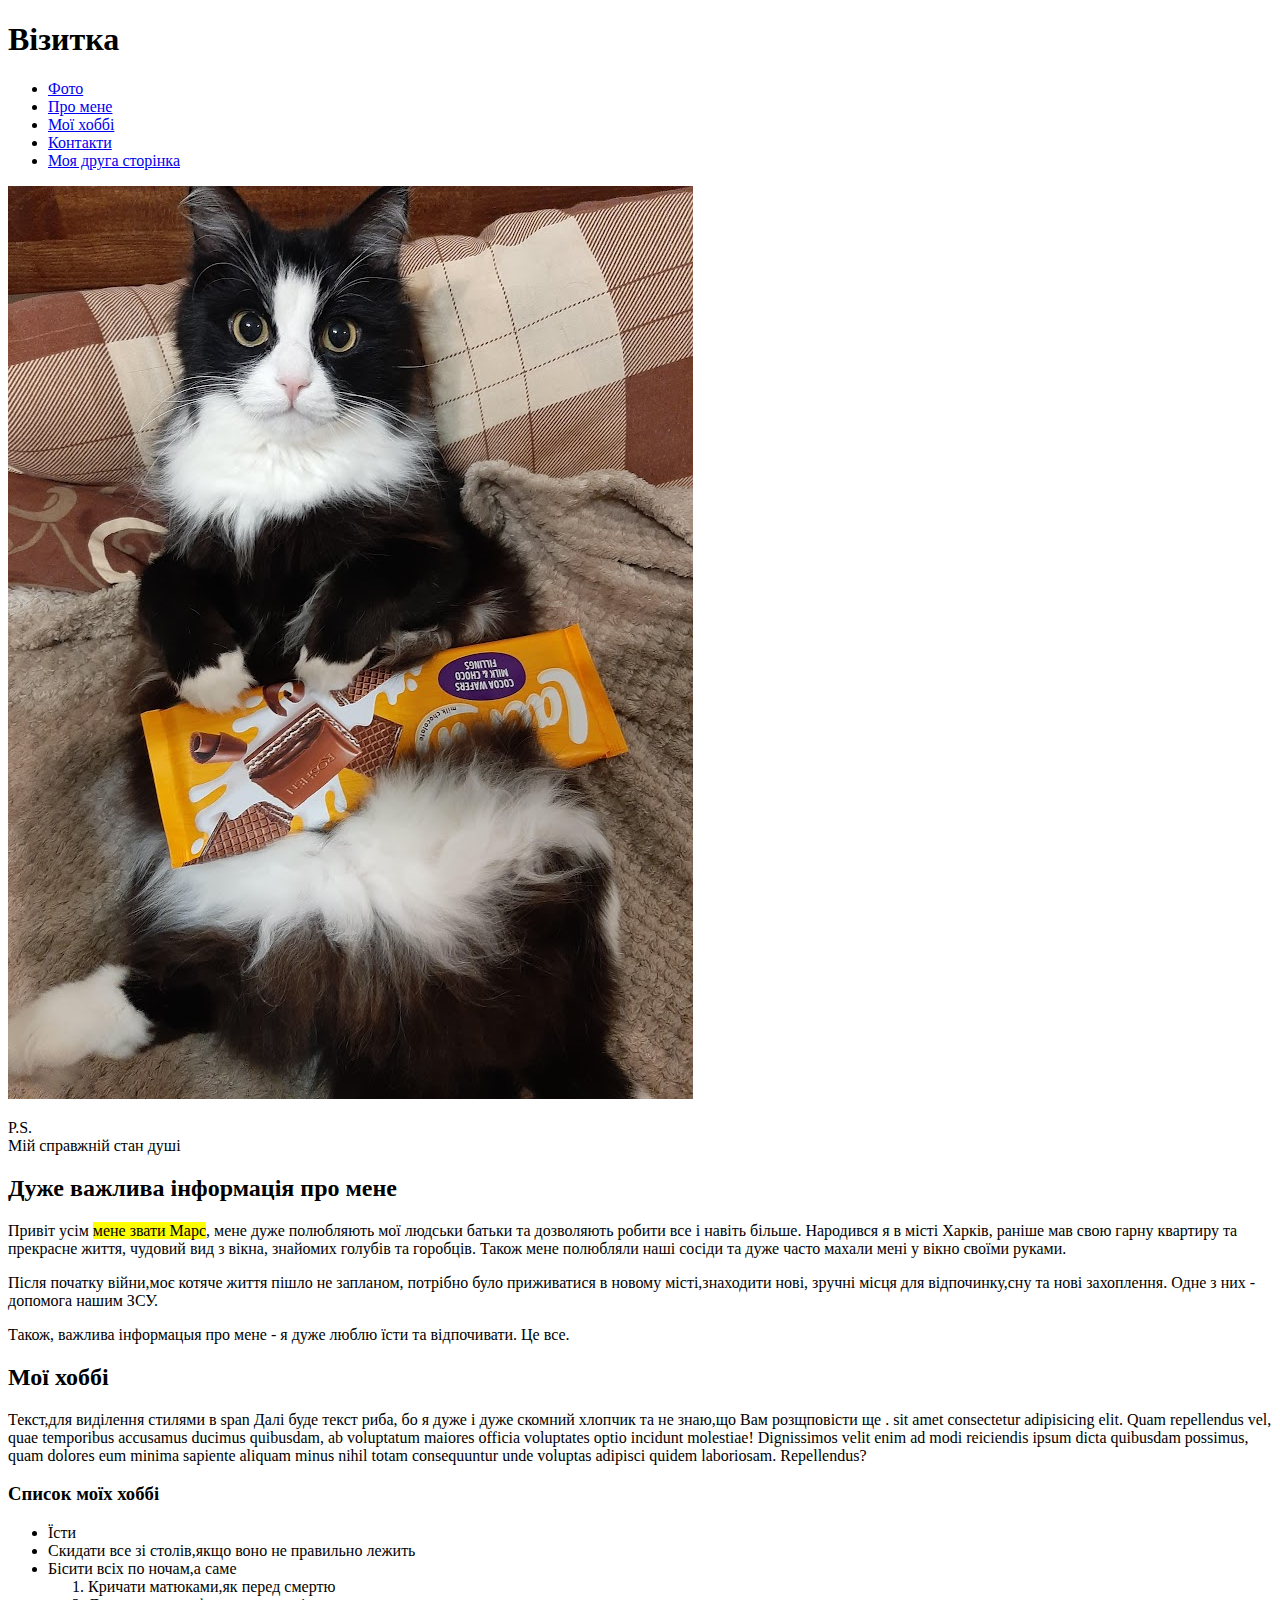
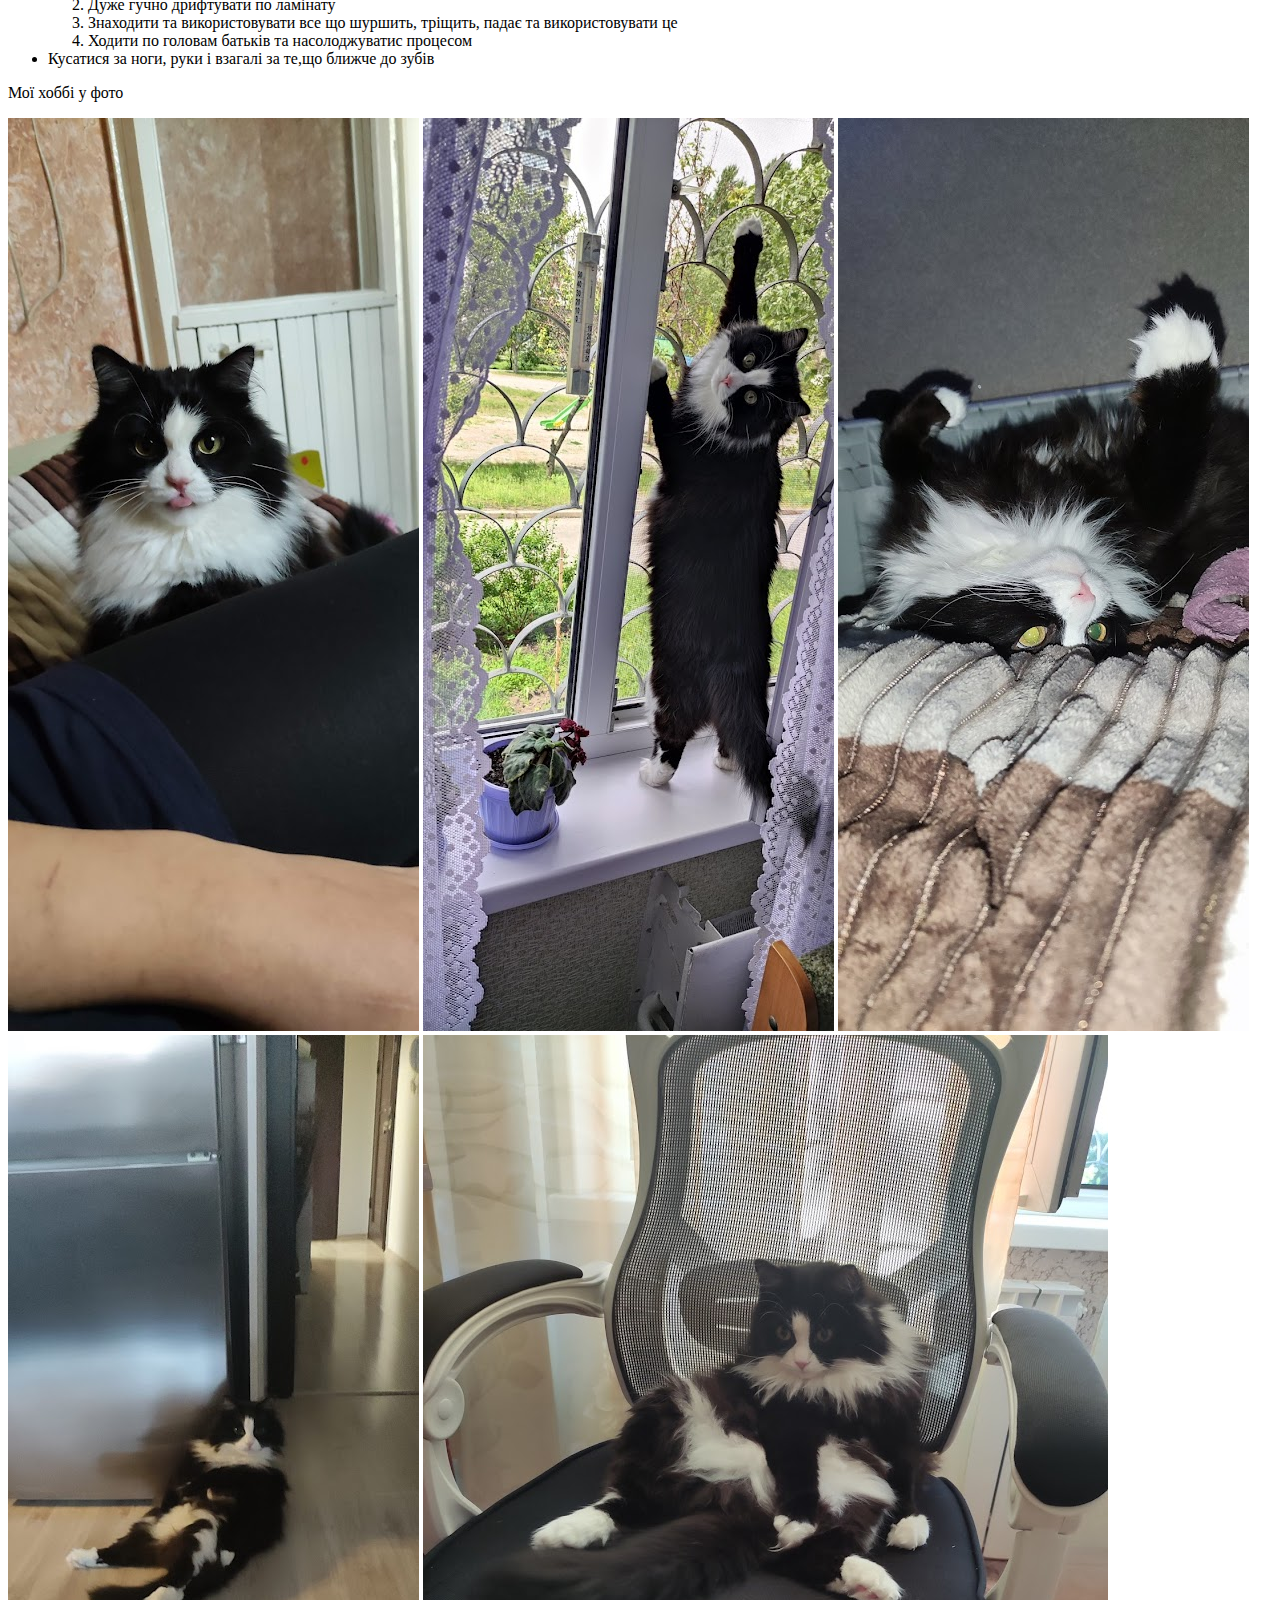
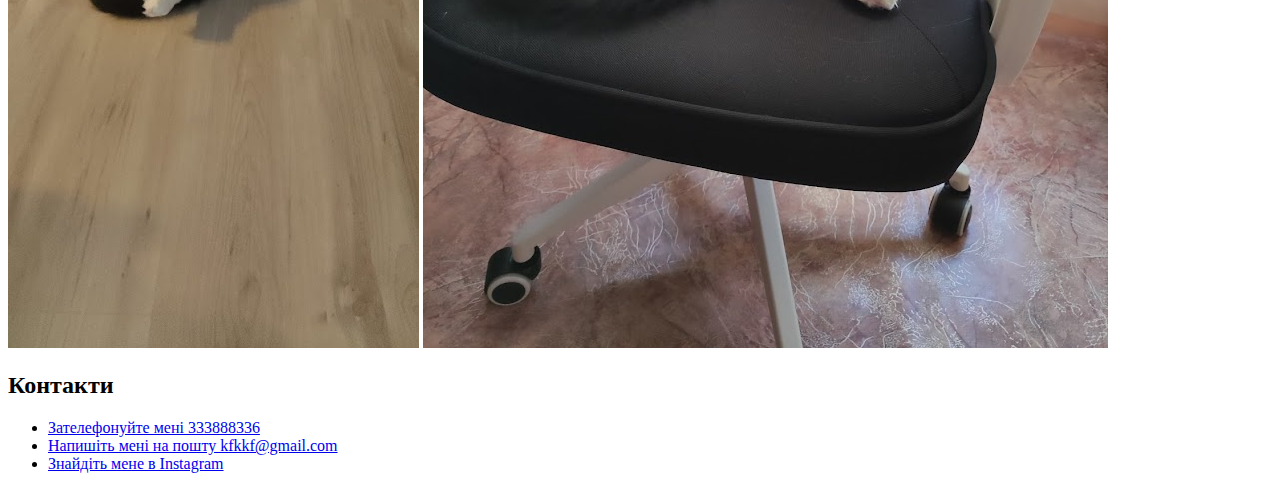
<file: lesson_2/index.html>
<!DOCTYPE html>
<html lang="uk">
<head>
    <meta charset="UTF-8">
    <meta name="viewport" content="width=device-width, initial-scale=1.0">
    <title>Візитка</title>
</head>
<body>
    <header>
            <h1>Візитка </h1>
            <ul>
                <li>
                    <a href="#photo">Фото </a> 
                </li>
                <li>
                    <a href="#about">Про мене </a> 
                </li>
                <li>
                    <a href="#hobbye">Мої хоббі </a> 
                </li>
                <li>
                    <a href="#contacts">Контакти </a> 
                </li>
                <li>
                    <a href="about-cat.html" target="_blank">Моя друга сторінка  </a> 
                </li>
            </ul>
    </header>
    <main>
        <div id="photo">
            <img src="img/photo.jpg" alt="Фото кота ">
            <p>P.S. <br>Мій справжній стан душі</p>
        </div>
        <div id="about">
            <h2 >Дуже важлива інформація  про мене </h2>
            <p>
                Привіт усiм <mark> мене звати Марс</mark>, мене дуже полюбляють мої людськи батьки та дозволяють робити все і навіть більше. Народився я в місті Харків, раніше мав свою гарну квартиру та прекрасне життя, чудовий вид з вікна, знайомих голубів та горобців. Також мене полюбляли наші сосіди та дуже часто махали мені у вікно своїми руками.
            </p>
            <p>
                Після початку війни,моє котяче життя пішло не запланом, потрібно було приживатися в новому місті,знаходити нові, зручні місця для відпочинку,сну та нові захоплення. Одне з них - допомога нашим ЗСУ.
            </p>
            <p title ="Ще дужеее важлива інфо">
                Також, важлива інформацыя про мене - я дуже люблю їсти та відпочивати. Це все.
            </p>
        </div>
        <div id="hobbye">
            <h2>Мої хоббі </h2>
            <p><span> Текст,для виділення стилями в  span</span> Далі буде текст риба, бо я дуже і дуже скомний хлопчик та не знаю,що Вам розщповісти ще . sit amet consectetur adipisicing elit. Quam repellendus vel, quae temporibus accusamus ducimus quibusdam, ab voluptatum maiores officia voluptates optio incidunt molestiae! Dignissimos velit enim ad modi reiciendis ipsum dicta quibusdam possimus, quam dolores eum minima sapiente aliquam minus nihil totam consequuntur unde voluptas adipisci quidem laboriosam. Repellendus?</p>
            <h3>Список моїх хоббі</h3>
            <ul>
                <li>Їсти </li>
                <li>Скидати все зі столів,якщо воно не правильно лежить</li>
                <li>Бісити всіх по ночам,а саме
                    <ol>
                        <li>Кричати матюками,як перед смертю</li>
                        <li>Дуже гучно дрифтувати по ламінату</li>
                        <li>Знаходити та використовувати все що шуршить, тріщить, падає та використовувати це </li>
                        <li>Ходити по головам батьків та насолоджуватис процесом </li>
                    </ol>
                </li>
                <li>Кусатися за ноги, руки і взагалі за те,що ближче до зубів </li>
            </ul>
            <div>
                <p>Мої хоббі у фото</p>
                <img src="img/face.jpg" alt="Морда кота">
                <img src="img/open-world.jpg" alt="Кіт на вікні">
                <img src="img/sleep.jpg" alt="Кіт спить ">
                <img src="img/cat-sitting.jpg" alt="Кіт під холодильником ">
                <img src="img/cat-on-chair.jpg" alt="Кіт на офісному кріслі ">
            </div>
        </div>
    </main>
    <footer>
        <div id="contacts">
            <h2>Контакти</h2>
            <ul>
                <li><a href="tel:333888336">Зателефонуйте мені 333888336</a>
                </li>
                <li><a href="mailto:kfkkf@gmail.com">Напишіть мені на пошту kfkkf@gmail.com </a>
                </li>
                <li><a href="https://www.instagram.com/" target="_blank"> Знайдіть мене в Instagram</a>
                </li>
            </ul>
        </div>
    </footer>
</body>
</html>
</file>
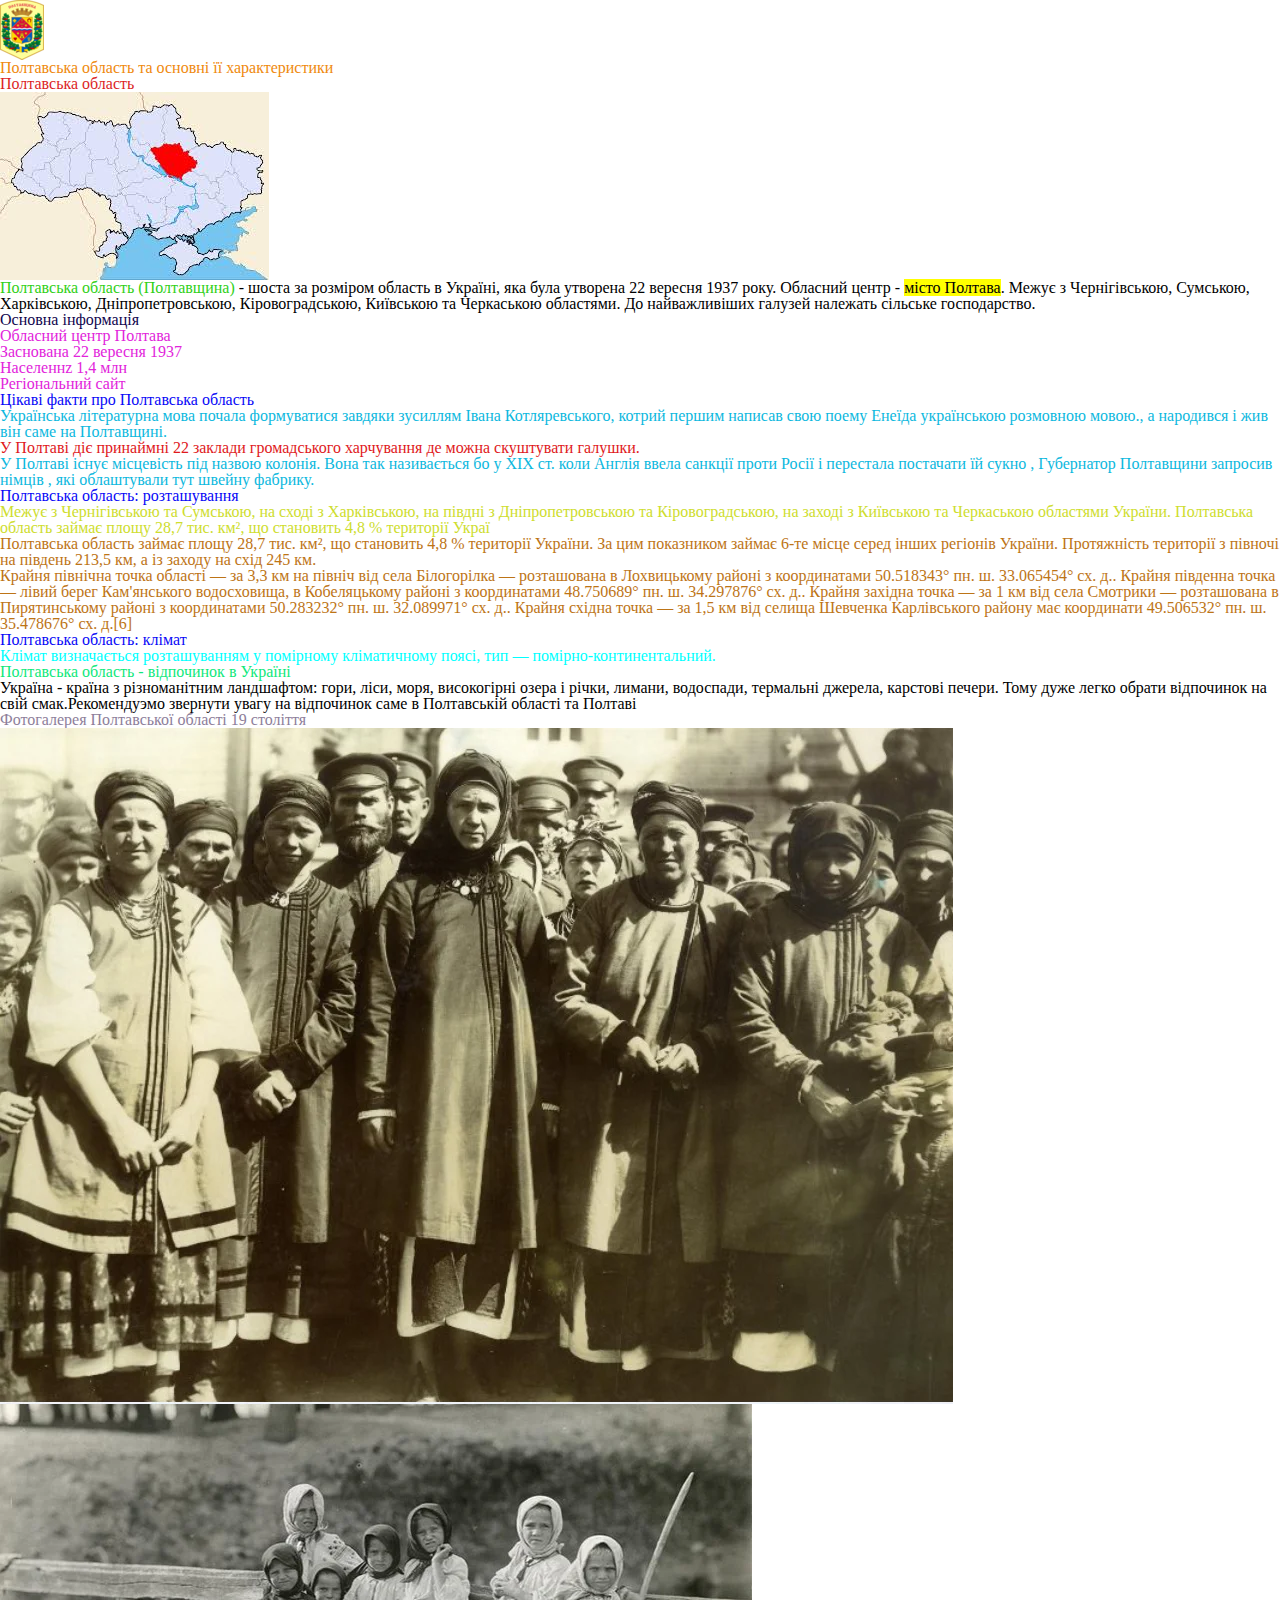
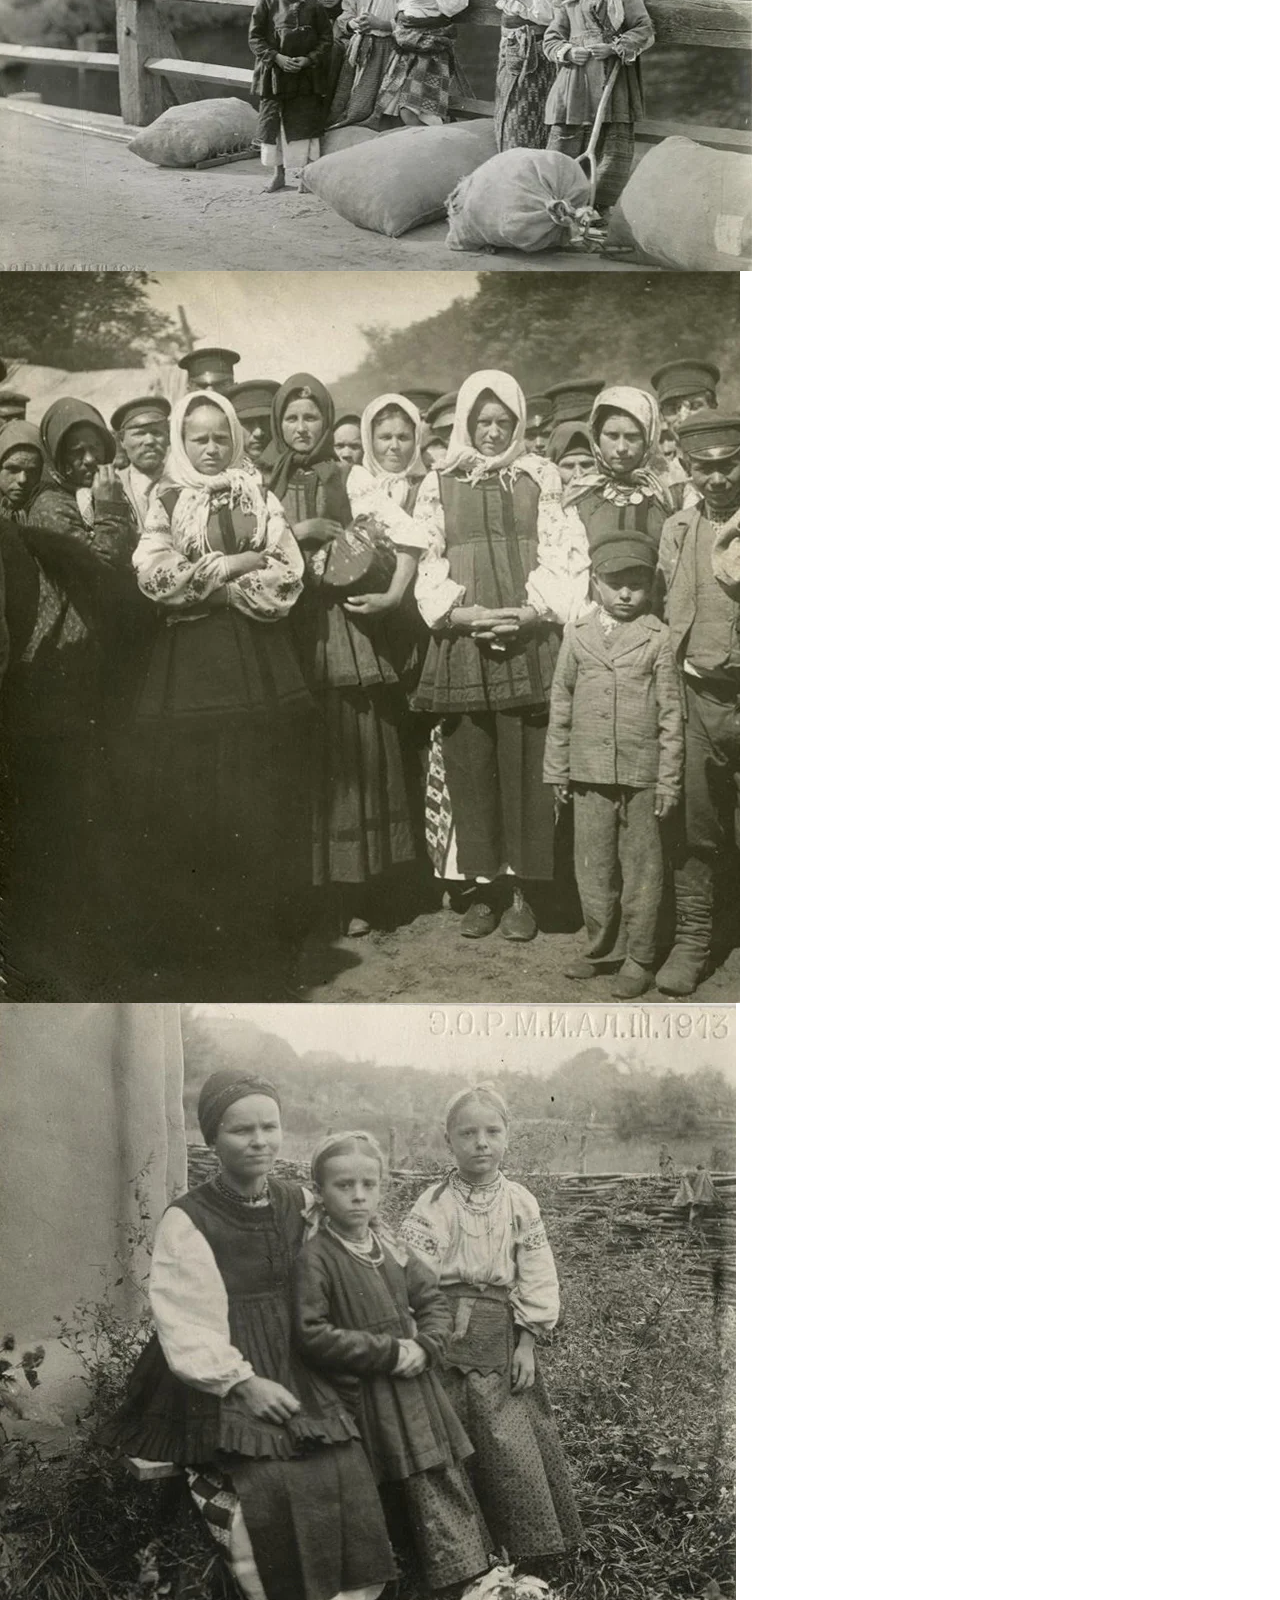
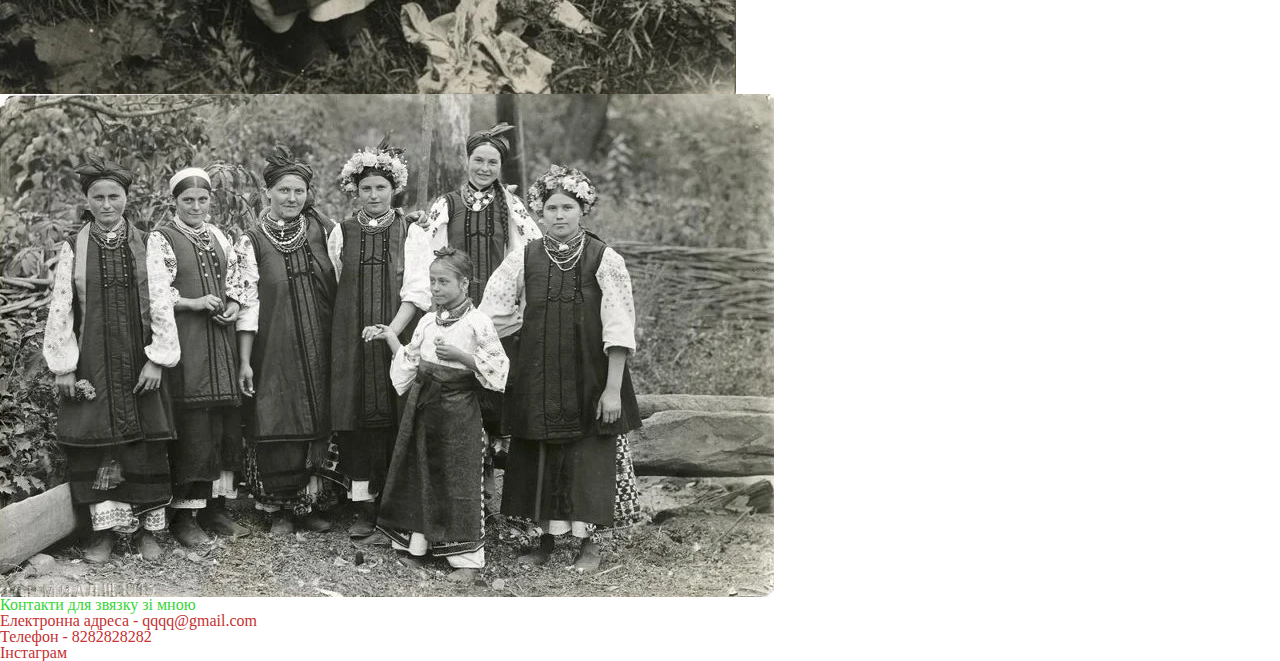
<file: lesson_3/index.html>
<!DOCTYPE html>
<html lang="uk">

<head>
    <meta charset="UTF-8">
    <meta name="viewport" content="width=device-width, initial-scale=1.0">
    <link rel="stylesheet" href="css/style.css">
    <title>Lesson 3</title>
</head>

<body>
    <header>
        <img src="img/emblem_of_Poltava_region.png" alt="Герб Полтавської області">
        <h1>Полтавська область та основні її характеристики</h1>
    </header>
    <main>
        <div class="main_info">
            <h2>Полтавська область</h2>
            <img src="img/Poltava_region.jfif" alt="Полтавська область на карты України ">
            <p>
                <span>Полтавська область (Полтавщина)</span> - шоста за розміром
                область в Україні, яка була утворена 22 вересня 1937 року. Обласний
                центр - <mark>місто Полтава</mark>. Межує з Чернігівською, Сумською,
                Харківською, Дніпропетровською, Кіровоградською, Київською та
                Черкаською областями. До найважливіших галузей належать сільське
                господарство.
            </p>
            <h3>Основна інформація</h3>
            <ul>
                <li>
                    Обласний центр
                    <a href="https://ru.wikipedia.org/wiki/%D0%9F%D0%BE%D0%BB%D1%82%D0%B0%D0%B2%D0%B0"
                        target="_blank">Полтава</a>
                </li>
                <li>Заснована 22 вересня 1937</li>
                <li>Населеннz 1,4 млн</li>
                <li>
                    <a href="https://oblrada-pl.gov.ua/" target="_blank">Регіональний сайт</a>
                </li>
            </ul>
        </div>
        <div class="main_fact">
            <h2>Цікаві факти про Полтавська область</h2>
            <ul class="main_fact_list">
                <li class="main_fact_item">
                    Українська літературна мова почала формуватися завдяки зусиллям
                    Івана Котляревського, котрий першим написав свою поему Енеїда
                    українською розмовною мовою., а народився і жив він саме на
                    Полтавщині.
                </li>
                <li id="main_fact_id">
                    У Полтаві діє принаймні 22 заклади громадського харчування де можна
                    скуштувати галушки.
                </li>
                <li class="main_fact_item">
                    У Полтаві існує місцевість під назвою колонія. Вона так називається
                    бо у ХІХ ст. коли Англія ввела санкції проти Росії і перестала
                    постачати їй сукно , Губернатор Полтавщини запросив німців , які
                    облаштували тут швейну фабрику.
                </li>
            </ul>
        </div>
        <div class="main_location">
            <h2 class="main_location_title">Полтавська область: розташування</h2>
            <p>
                Межує з Чернігівською та Сумською, на сході з Харківською, на півдні з
                Дніпропетровською та Кіровоградською, на заході з Київською та
                Черкаською областями України. Полтавська область займає площу 28,7
                тис. км², що становить 4,8 % території Украї
            </p>
            <p>
                Полтавська область займає площу 28,7 тис. км², що становить 4,8 %
                території України. За цим показником займає 6-те місце серед інших
                регіонів України. Протяжність території з півночі на південь 213,5 км,
                а із заходу на схід 245 км.
            </p>
            <p>
                Крайня північна точка області — за 3,3 км на північ від села
                Білогорілка — розташована в Лохвицькому районі з координатами
                50.518343° пн. ш. 33.065454° сх. д.. Крайня південна точка — лівий
                берег Кам'янського водосховища, в Кобеляцькому районі з координатами
                48.750689° пн. ш. 34.297876° сх. д.. Крайня західна точка — за 1 км
                від села Смотрики — розташована в Пирятинському районі з координатами
                50.283232° пн. ш. 32.089971° сх. д.. Крайня східна точка — за 1,5 км
                від селища Шевченка Карлівського району має координати 49.506532° пн.
                ш. 35.478676° сх. д.[6]
            </p>
        </div>
        <div class="main_climat">
            <h2>Полтавська область: клімат</h2>
            <p>
                Клімат визначається розташуванням у помірному кліматичному поясі, тип
                — помірно-континентальний.
            </p>
        </div>
        <div class="main_vacation">
            <h2>Полтавська область - відпочинок в Україні</h2>
            <p>
                Україна - країна з різноманітним ландшафтом: гори, ліси, моря,
                високогірні озера і річки, лимани, водоспади, термальні джерела,
                карстові печери. Тому дуже легко обрати відпочинок на свій
                смак.Рекомендуэмо звернути увагу на відпочинок саме в Полтавській
                області та
                <a href="https://www.booking.com/searchresults.ru.html?ss=%D0%9F%D0%BE%D0%BB%D1%82%D0%B0%D0%B2%D0%B0%2C+%D0%9F%D0%BE%D0%BB%D1%82%D0%B0%D0%B2%D0%B0%2C+%D0%A3%D0%BA%D1%80%D0%B0%D0%B8%D0%BD%D0%B0&efdco=1&label=gog235jc-1BCAEoggI46AdIM1gDaFKIAQGYASG4ARfIAQzYAQHoAQGIAgGoAgO4ApGJx68GwAIB0gIkYWYzNDlkYWMtNzhhMy00MzExLTkxOTgtYWE5Yzg2MTU1MGFl2AIF4AIB&sid=bfd7af5c221badb31a96f7dd10dbeceb&aid=397594&lang=ru&sb=1&src_elem=sb&src=index&dest_id=-1051195&dest_type=city&ac_position=0&ac_click_type=b&ac_langcode=ru&ac_suggestion_list_length=5&search_selected=true&search_pageview_id=cf5b6c08f3d9009d&ac_meta=GhBjZjViNmMwOGYzZDkwMDlkIAAoATICcnU6CNC%2F0L7Qu9GCQABKAFAA&checkin=2024-03-22&checkout=2024-03-23&group_adults=2&no_rooms=1&group_children=0"
                    target="_blank">
                    Полтаві
                </a>
            </p>
        </div>
        <div class="main_photo">
            <h2>Фотогалерея Полтавської області 19 століття</h2>
            <img src="img/old_photo_1.webp" alt="Дорослі  жінки Полтавщини 19 століття ">
            <img src="img/old_photo_2.webp" alt="Діти біля забора з мішками в 19 столітті">
            <img src="img/old_photo_3.webp" alt="Дорослі  жінки Полтавщини 19 століття">
            <img src="img/old_photo_4.webp" alt="Жінка та її двоє дітей в 19 столітті">
            <img src="img/old_photo_5.webp" alt="Жінки у вінках з квітів позуютьдля фото 19 століття">
        </div>
    </main>
    <footer class="footer">
        <h3>Контакти для звязку зі мною</h3>
        <ul>
            <li>
                <a href="mailto:qqqq@gmail.com">Електронна адреса - qqqq@gmail.com
                </a>
            </li>
            <li>
                <a href="tel:8282828282">Телефон - 8282828282</a>
            </li>
            <li>
                <a href="https://www.instagram.com/" target="_blank">Інстаграм</a>
            </li>
        </ul>
    </footer>
</body>

</html>
</file>
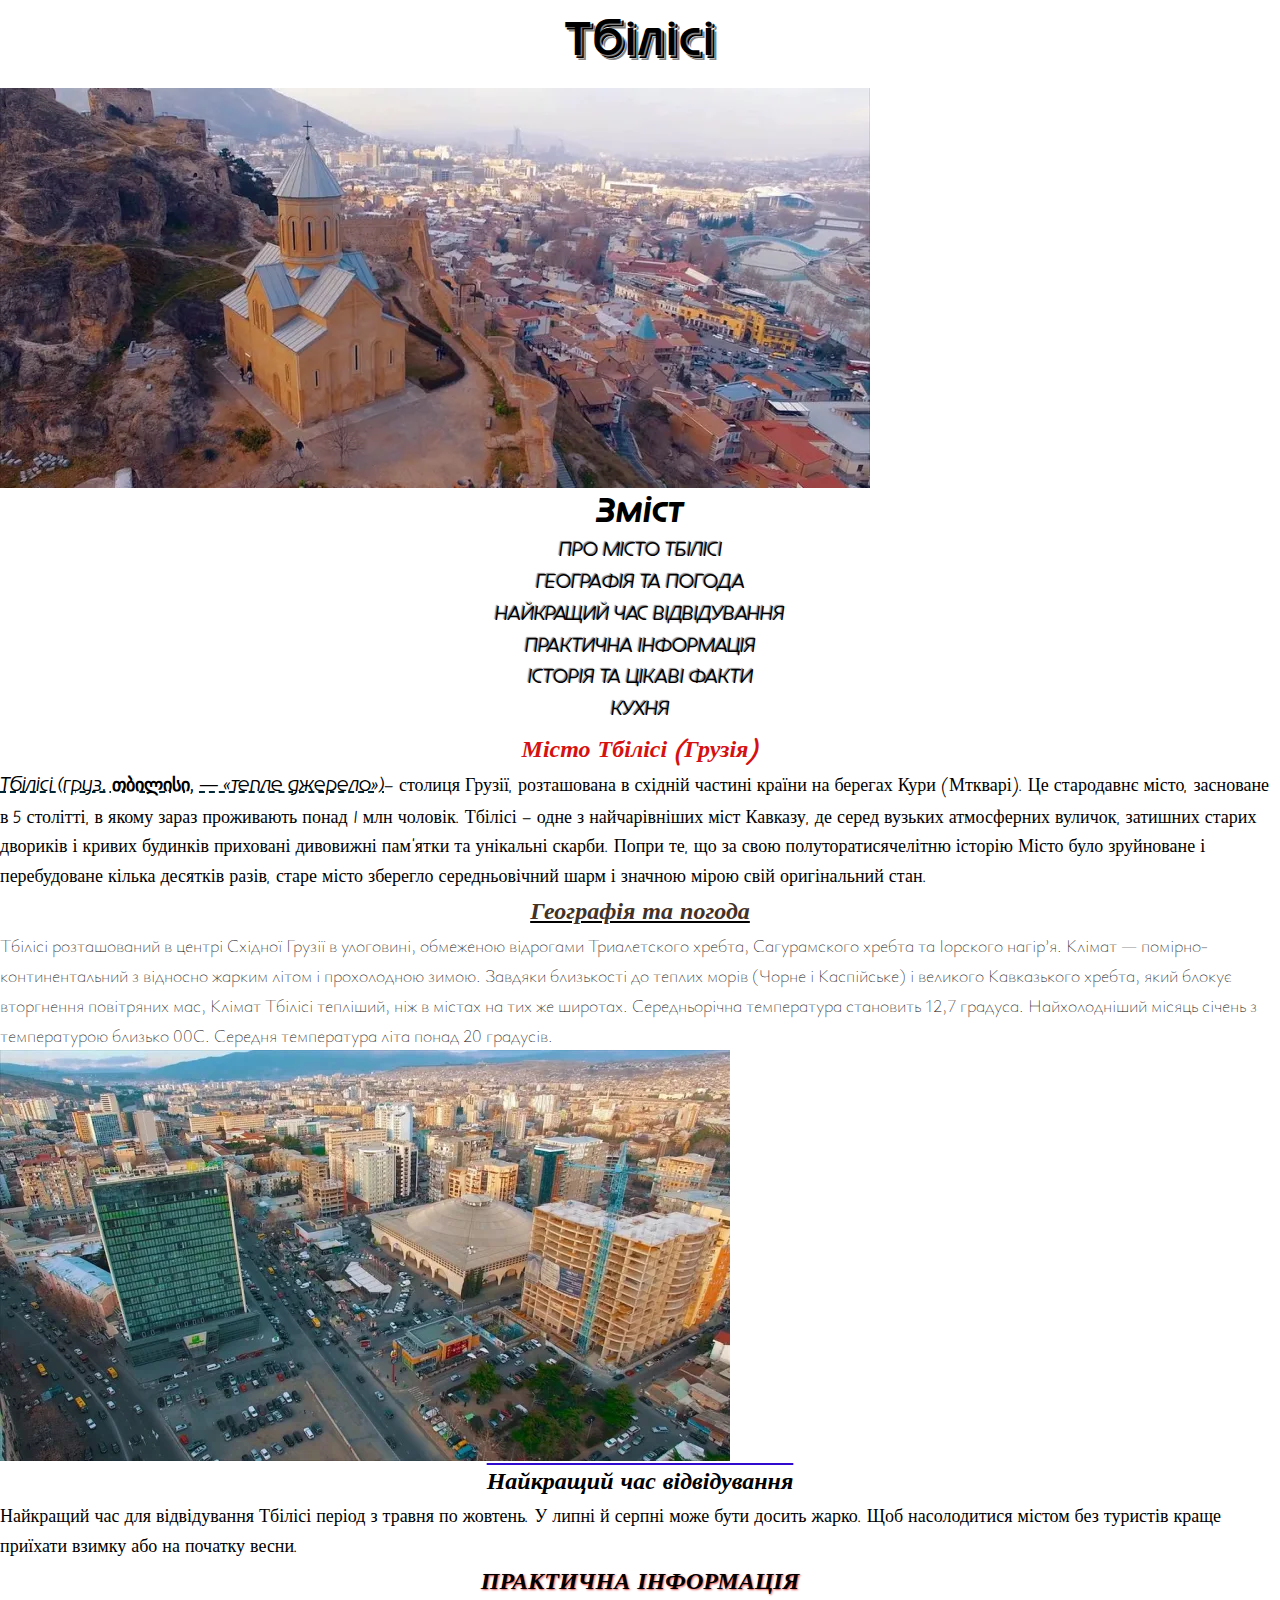
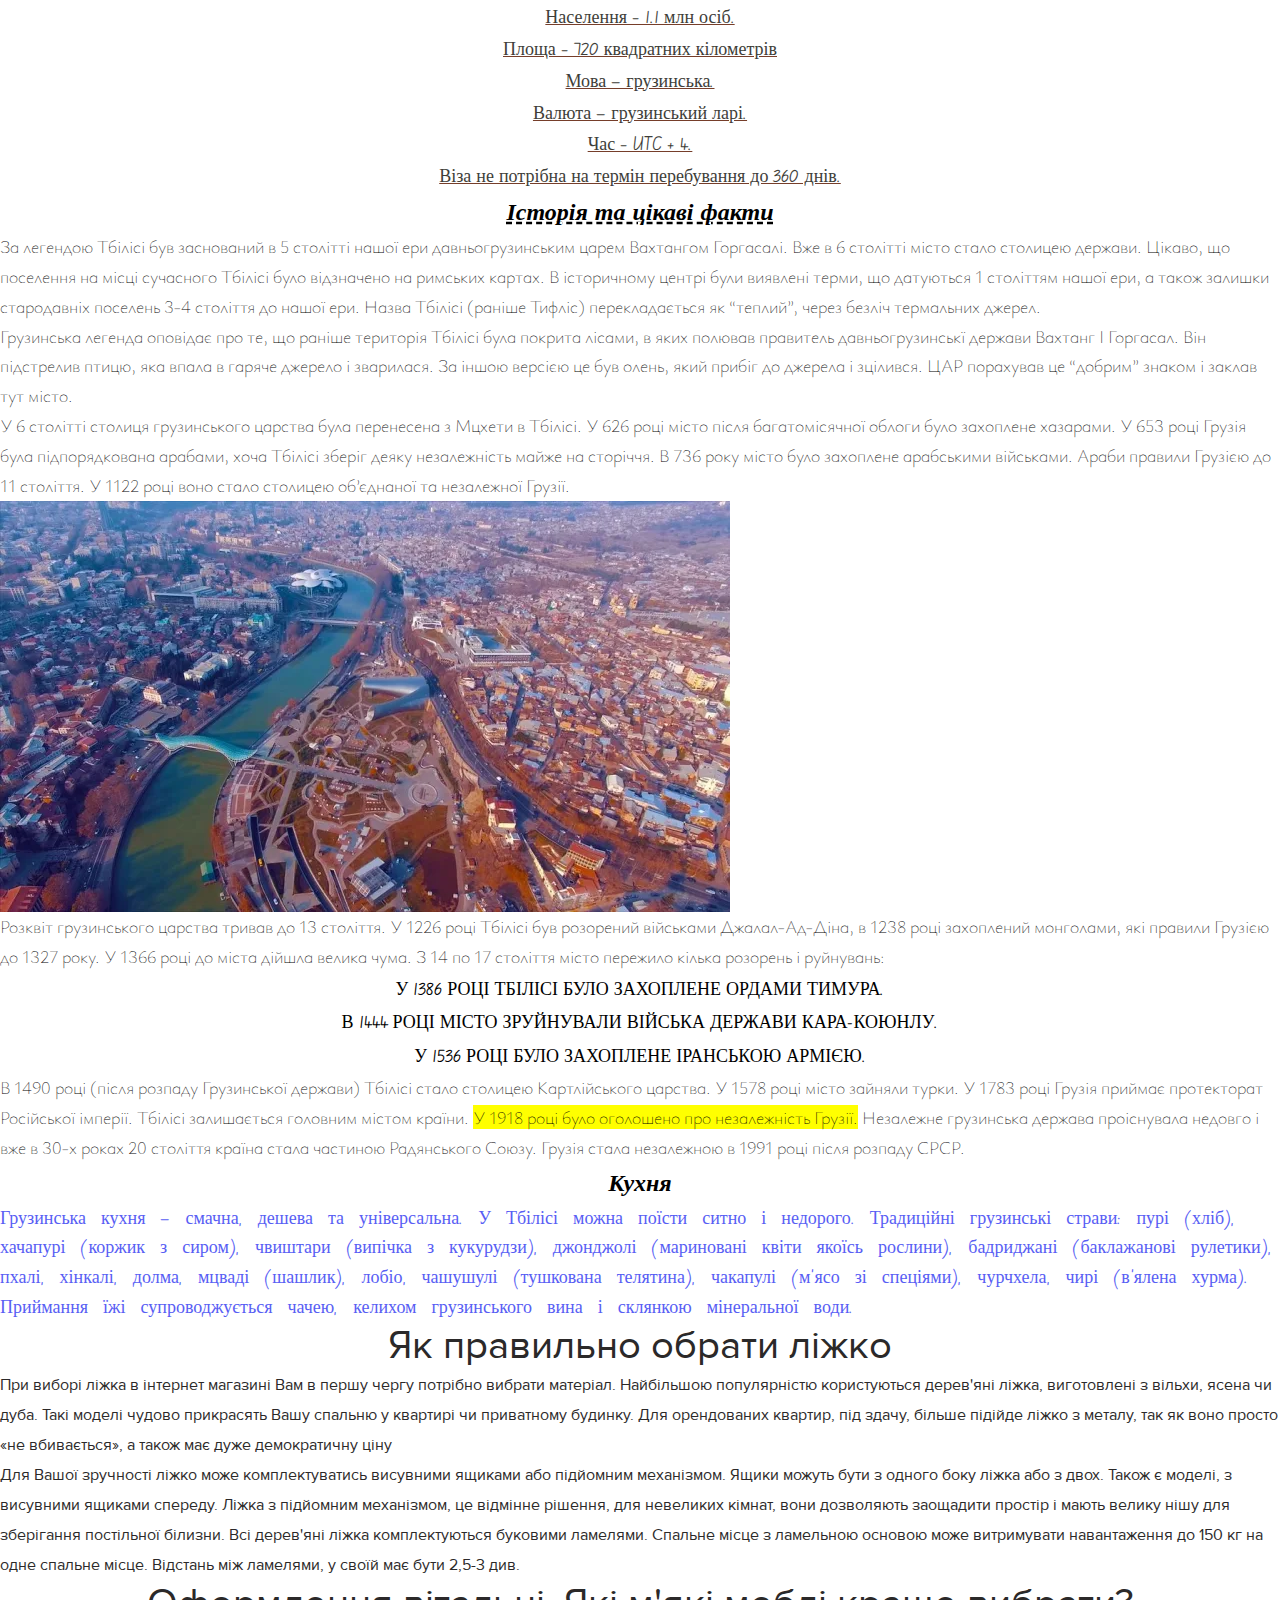
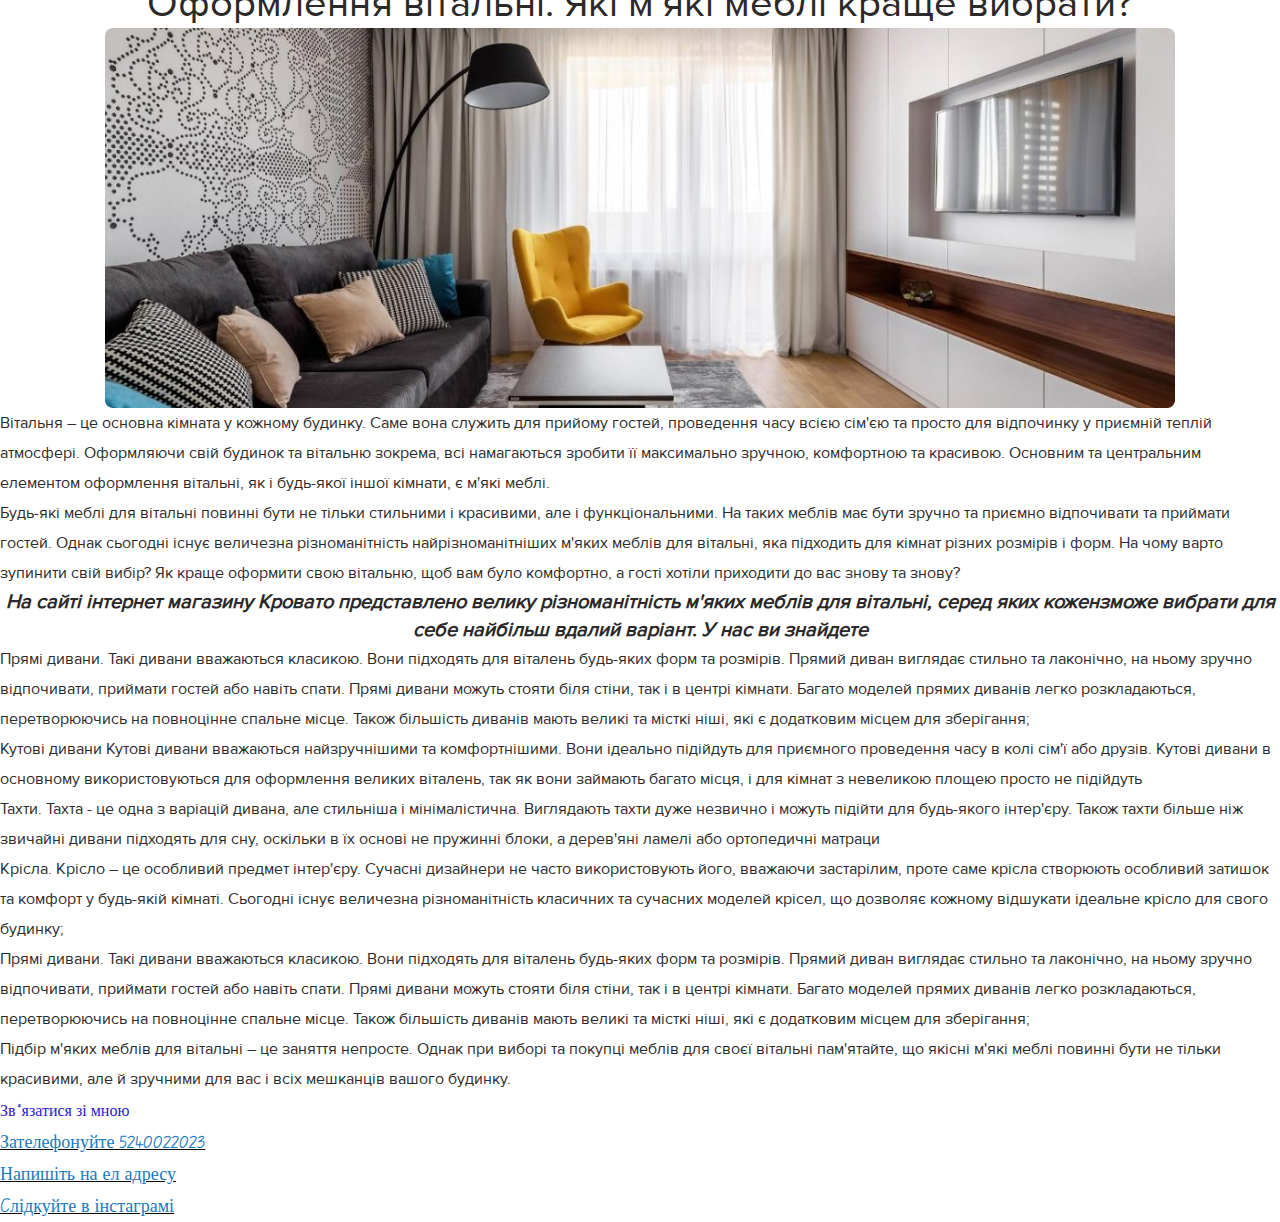
<file: lesson_4/index.html>
<!DOCTYPE html>
<html lang="uk">

<head>
    <meta charset="UTF-8">
    <meta name="viewport" content="width=device-width, initial-scale=1.0">
    <link rel="stylesheet" href="css/style.css">
    <title>Lesson 4 </title>
</head>

<body>
    <header class="header">
        <h1>
            <a href="https://www.google.com/maps/d/viewer?mid=1GyKXPBPKtuy9y79Wi1nHWjxOHGw&hl=ru&ll=41.71651478796157%2C44.94643025036074&z=10" target="_blank">Тбілісі </a>
        </h1>
        <img src="img/tbilisi.webp" alt="Фотографія церкви у місті Тбілісі,Грузія">
        <h2>Зміст</h2>
        <ul>
            <li><a href="#about">Про місто Тбілісі</a>
            </li>
            <li>
                <a href="#geography">Географія та погода</a>
            </li>
            <li>
                <a href="#period">Найкращий час відвідування</a>
            </li>
            <li>
                <a href="#info">Практична інформація</a>
            </li>
            <li>
                <a href="#history">Історія та цікаві факти</a>
            </li>
            <li>
                <a href="#kitchen">Кухня</a>
            </li>
        </ul>
    </header>
    <main class="main">
        <div class="main-about" id="about">
            <h3>Місто Тбілісі (Грузія)</h3>
            <p>
                <span>Тбілісі (груз. თბილისი, — «тепле джерело»)</span>— столиця Грузії, розташована в східній частині
                країни на берегах Кури (Мткварі). Це стародавнє місто, засноване в 5 столітті, в якому зараз проживають
                понад 1 млн чоловік. Тбілісі — одне з найчарівніших міст Кавказу, де серед вузьких атмосферних вуличок,
                затишних старих двориків і кривих будинків приховані дивовижні пам’ятки та унікальні скарби. Попри те,
                що за свою полуторатисячелітню історію Місто було зруйноване і перебудоване кілька десятків разів, старе
                місто зберегло середньовічний шарм і значною мірою свій оригінальний стан.
            </p>
        </div>
        <div class="main-geography" id="geography">
            <h3>Географія та погода</h3>
            <p>
                Тбілісі розташований в центрі Східної Грузії в улоговині, обмеженою відрогами Триалетского хребта,
                Сагурамского хребта та Іорского нагір’я. Клімат — помірно-континентальний з відносно жарким літом і
                прохолодною зимою. Завдяки близькості до теплих морів (Чорне і Каспійське) і великого Кавказького
                хребта, який блокує вторгнення повітряних мас, Клімат Тбілісі тепліший, ніж в містах на тих же широтах.
                Середньорічна температура становить 12,7 градуса. Найхолодніший місяць січень з температурою близько
                00C. Середня температура літа понад 20 градусів.
            </p>
            <img src="img/tbilisi-center.webp" alt="Центр міста Тбілісі">
        </div>
        <div class="main-period" id="period">
            <h3>Найкращий час відвідування</h3>
            <p>
                Найкращий час для відвідування Тбілісі період з травня по жовтень. У липні й серпні може бути досить
                жарко. Щоб насолодитися містом без туристів краще приїхати взимку або на початку весни.
            </p>
        </div>
        <div class="main-info" id="info">
            <h3>Практична інформація</h3>
            <ul>
                <li>Населення – 1.1 млн осіб.</li>
                <li>Площа – 720 квадратних кілометрів</li>
                <li>Мова — грузинська.</li>
                <li>Валюта — грузинський ларі.</li>
                <li>Час – UTC + 4.</li>
                <li>Віза не потрібна на термін перебування до 360 днів.</li>
            </ul>
        </div>
        <div class="main-history" id="history">
            <h3>Історія та цікаві факти</h3>
            <p>
                За легендою Тбілісі був заснований в 5 столітті нашої ери давньогрузинським царем Вахтангом Горгасалі.
                Вже в 6 столітті місто стало столицею держави. Цікаво, що поселення на місці сучасного Тбілісі було
                відзначено на римських картах. В історичному центрі були виявлені терми, що датуються 1 століттям нашої
                ери, а також залишки стародавніх поселень 3-4 століття до нашої ери. Назва Тбілісі (раніше Тифліс)
                перекладається як “теплий”, через безліч термальних джерел.
            </p>
            <p>
                Грузинська легенда оповідає про те, що раніше територія Тбілісі була покрита лісами, в яких полював
                правитель давньогрузинськї держави Вахтанг I Горгасал. Він підстрелив птицю, яка впала в гаряче джерело
                і зварилася. За іншою версією це був олень, який прибіг до джерела і зцілився. ЦАР порахував це “добрим”
                знаком і заклав тут місто.
            </p>
            <p>
                У 6 столітті столиця грузинського царства була перенесена з Мцхети в Тбілісі. У 626 році місто після
                багатомісячної облоги було захоплене хазарами. У 653 році Грузія була підпорядкована арабами, хоча
                Тбілісі зберіг деяку незалежність майже на сторіччя. В 736 року місто було захоплене арабськими
                військами. Араби правили Грузією до 11 століття. У 1122 році воно стало столицею об’єднаної та
                незалежної Грузії.
            </p>
            <img src="img/tbilisi-sky.webp" alt="Вид на містро Тбілісі з неба ">
            <p>
                Розквіт грузинського царства тривав до 13 століття. У 1226 році Тбілісі був розорений військами
                Джалал-Ад-Діна, в 1238 році захоплений монголами, які правили Грузією до 1327 року. У 1366 році до міста
                дійшла велика чума. З 14 по 17 століття місто пережило кілька розорень і руйнувань:
            </p>
            <ol>
                <li>У 1386 році Тбілісі було захоплене ордами Тимура.</li>
                <li>В 1444 році місто зруйнували війська держави Кара-Коюнлу.</li>
                <li>У 1536 році було захоплене іранською армією.</li>
            </ol>
            <p>
                В 1490 році (після розпаду Грузинської держави) Тбілісі стало столицею Картлійського царства. У 1578
                році місто зайняли турки. У 1783 році Грузія приймає протекторат Російської імперії. Тбілісі залишається
                головним містом країни. <mark>У 1918 році було оголошено про незалежність Грузії.</mark> Незалежне
                грузинська держава проіснувала недовго і вже в 30-х роках 20 століття країна стала частиною Радянського
                Союзу. Грузія стала незалежною в 1991 році після розпаду СРСР.
            </p>
        </div>
        <div class="main-kitchen" id="kitchen">
            <h3>Кухня</h3>
            <p>
                Грузинська кухня — смачна, дешева та універсальна. У Тбілісі можна поїсти ситно і недорого. Традиційні
                грузинські страви: пурі (хліб), хачапурі (коржик з сиром), чвиштари (випічка з кукурудзи), джонджолі
                (мариновані квіти якоїсь рослини), бадриджані (баклажанові рулетики), пхалі, хінкалі, долма, мцваді
                (шашлик), лобіо, чашушулі (тушкована телятина), чакапулі (м’ясо зі спеціями), чурчхела, чирі (в’ялена
                хурма). Приймання їжі супроводжується чачею, келихом грузинського вина і склянкою мінеральної води.
            </p>
        </div>
        <div class="main-choose-bed">
            <h2>Як правильно обрати ліжко</h2>
            <p>
                При виборі ліжка в інтернет магазині Вам в першу чергу потрібно вибрати
                матеріал. Найбільшою популярністю користуються дерев&apos;яні ліжка,
                виготовлені з вільхи, ясена чи дуба. Такі моделі чудово прикрасять Вашу
                спальню у квартирі чи приватному будинку. Для орендованих квартир, під
                здачу, більше підійде ліжко з металу, так як воно просто «не
                вбивається», а також має дуже демократичну ціну
            </p>
            <p>
                Для Вашої зручності ліжко може комплектуватись висувними ящиками або
                підйомним механізмом. Ящики можуть бути з одного боку ліжка або з двох.
                Також є моделі, з висувними ящиками спереду. Ліжка з підйомним
                механізмом, це відмінне рішення, для невеликих кімнат, вони дозволяють
                заощадити простір і мають велику нішу для зберігання постільної білизни.
                Всі дерев&apos;яні ліжка комплектуються буковими ламелями. Спальне місце
                з ламельною основою може витримувати навантаження до 150 кг на одне
                спальне місце. Відстань між ламелями, у своїй має бути 2,5-3 див.
            </p>
        </div>
        <div class="main-living-room ">
            <h2>Оформлення вітальні. Які м&apos;які меблі краще вибрати?</h2>
            <div class="main-living-img">
                <img src="img/living-room.jpg" alt="Фотграфія вітальні з меблями ">
            </div>
            <div class="main-living-descr">
                <p>
                    Вітальня – це основна кімната у кожному будинку. Саме вона служить для прийому гостей, проведення часу
                    всією сім'єю та просто для відпочинку у приємній теплій атмосфері. Оформляючи свій будинок та вітальню
                    зокрема, всі намагаються зробити її максимально зручною, комфортною та красивою. Основним та центральним
                    елементом оформлення вітальні, як і будь-якої іншої кімнати, є м'які меблі.
                </p>
                <p>
    
                    Будь-які меблі для вітальні повинні бути не тільки стильними і красивими, але і функціональними. На
                    таких меблів має бути зручно та приємно відпочивати та приймати гостей. Однак сьогодні існує величезна
                    різноманітність найрізноманітніших м'яких меблів для вітальні, яка підходить для кімнат різних розмірів
                    і форм. На чому варто зупинити свій вибір? Як краще оформити свою вітальню, щоб вам було комфортно, а
                    гості хотіли приходити до вас знову та знову?
                </p>
            </div>
            <div class="main-living-info">
                <h3> На сайті інтернет магазину Кровато представлено велику різноманітність м&apos;яких меблів для
                    вітальні, серед яких кожензможе вибрати для себе найбільш вдалий варіант. У нас ви знайдете</h3>
                <ul>
                    <li>
                        Прямі дивани. Такі дивани вважаються класикою. Вони підходять для
                        віталень будь-яких форм та розмірів. Прямий диван виглядає стильно та
                        лаконічно, на ньому зручно відпочивати, приймати гостей або навіть
                        спати. Прямі дивани можуть стояти біля стіни, так і в центрі кімнати.
                        Багато моделей прямих диванів легко розкладаються, перетворюючись на
                        повноцінне спальне місце. Також більшість диванів мають великі та
                        місткі ніші, які є додатковим місцем для зберігання;
                    </li>
                    <li>
                        Кутові дивани Кутові дивани вважаються найзручнішими та комфортнішими.
                        Вони ідеально підійдуть для приємного проведення часу в колі сім&apos;ї
                        або друзів. Кутові дивани в основному використовуються для оформлення
                        великих віталень, так як вони займають багато місця, і для кімнат з
                        невеликою площею просто не підійдуть
                    </li>
                    <li>
                        Тахти. Тахта - це одна з варіацій дивана, але стильніша і мінімалістична.
                        Виглядають тахти дуже незвично і можуть підійти для будь-якого
                        інтер&apos;єру. Також тахти більше ніж звичайні дивани підходять для сну,
                        оскільки в їх основі не пружинні блоки, а дерев&apos;яні ламелі або
                        ортопедичні матраци
                    </li>
                    <li>
                        Крісла. Крісло – це особливий предмет інтер&apos;єру. Сучасні дизайнери
                        не часто використовують його, вважаючи застарілим, проте саме крісла
                        створюють особливий затишок та комфорт у будь-якій кімнаті. Сьогодні
                        існує величезна різноманітність класичних та сучасних моделей крісел, що
                        дозволяє кожному відшукати ідеальне крісло для свого будинку;
                    </li>
                    <li>
                        Прямі дивани. Такі дивани вважаються класикою. Вони підходять для
                        віталень будь-яких форм та розмірів. Прямий диван виглядає стильно та
                        лаконічно, на ньому зручно відпочивати, приймати гостей або навіть
                        спати. Прямі дивани можуть стояти біля стіни, так і в центрі кімнати.
                        Багато моделей прямих диванів легко розкладаються, перетворюючись на
                        повноцінне спальне місце. Також більшість диванів мають великі та
                        місткі ніші, які є додатковим місцем для зберігання;
                    </li>
                </ul>
            </div>
            <p>
                Підбір м&apos;яких меблів для вітальні – це заняття непросте. Однак при
                виборі та покупці меблів для своєї вітальні пам&apos;ятайте, що якісні
                м&apos;які меблі повинні бути не тільки красивими, але й зручними для вас
                і всіх мешканців вашого будинку.
            </p>
        </div>


    </main>
    <footer class="footer">
        <h4>Зв*язатися зі мною</h4>
        <ul>
            <li>
                <a href="tel:+5240022023">Зателефонуйте 5240022023</a>
            </li>
            <li>
                <a href="mailto:kfkfk@gmsil.com">Напишіть на ел адресу</a>
            </li>
            <li>
                <a href="https://www.instagram.com/" target="_blank">Cлідкуйте в інстаграмі</a>
            </li>
        </ul>
    </footer>
</body>

</html>
</file>
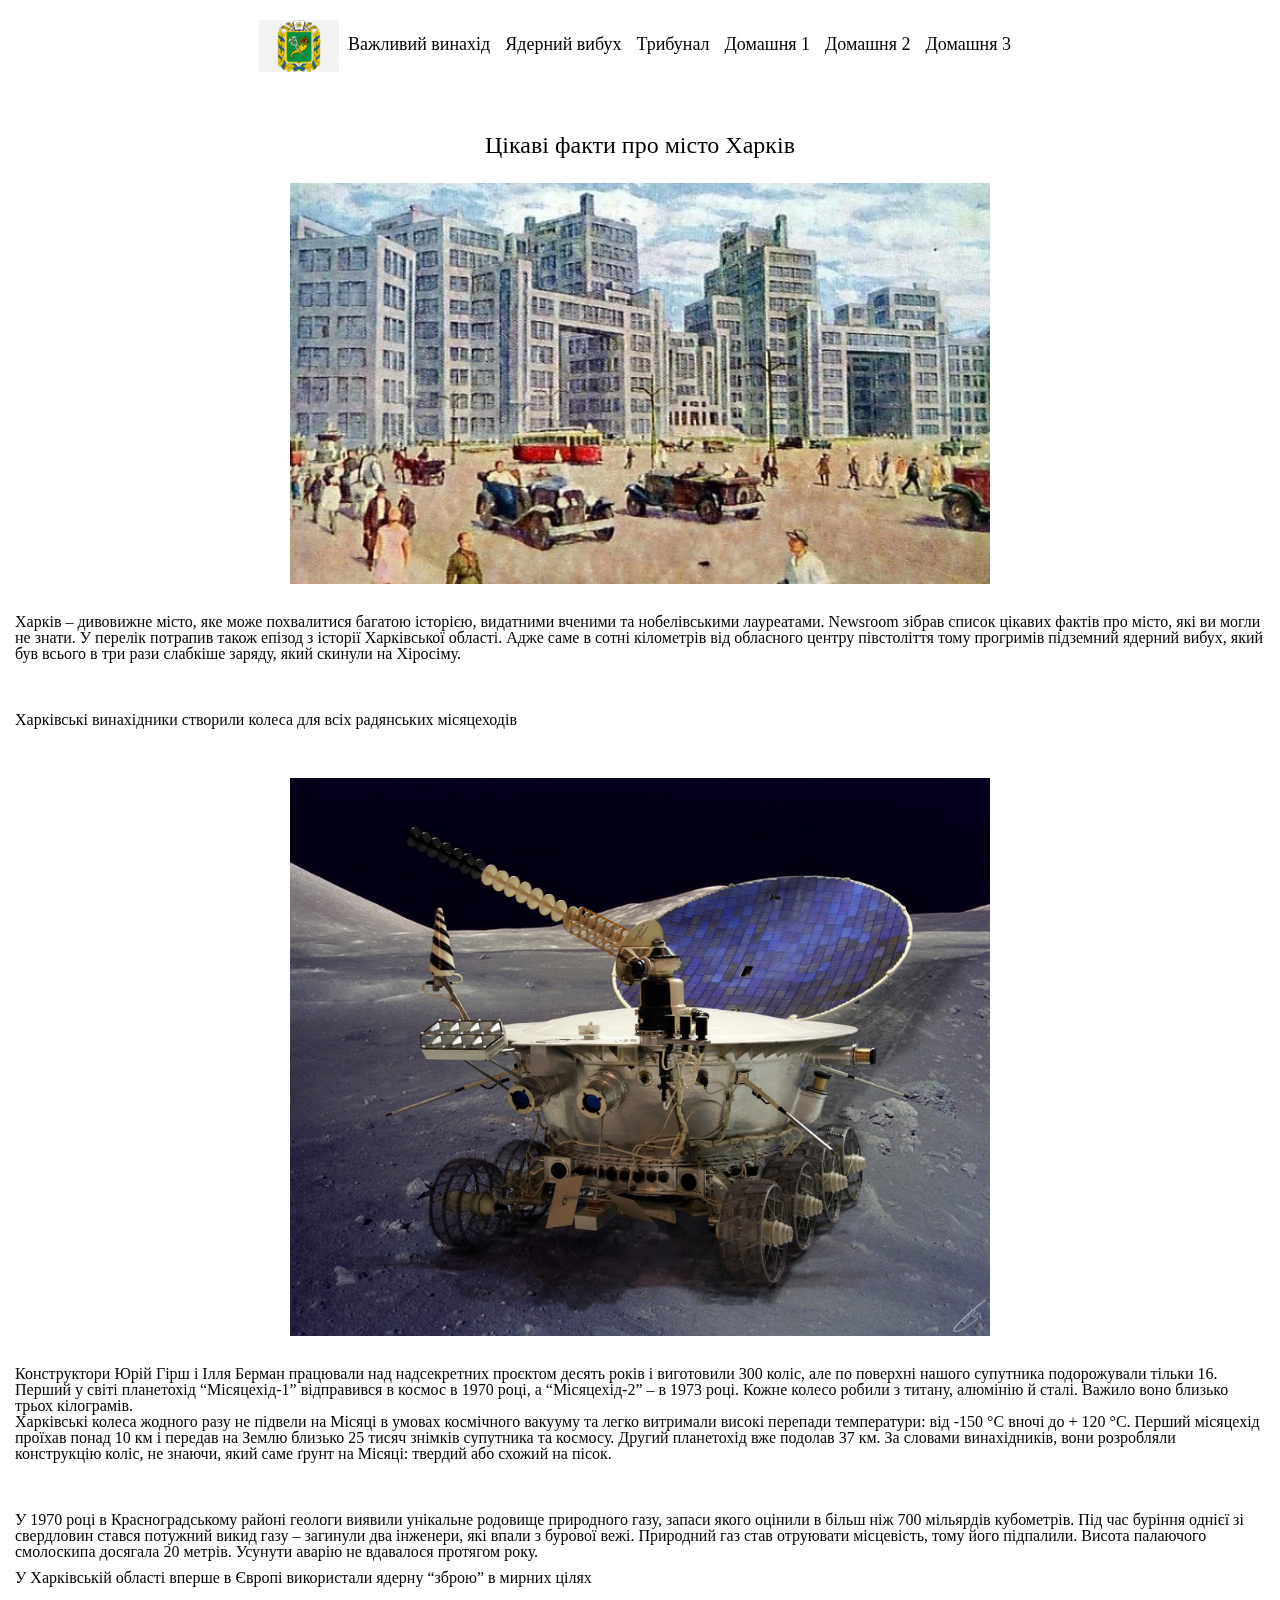
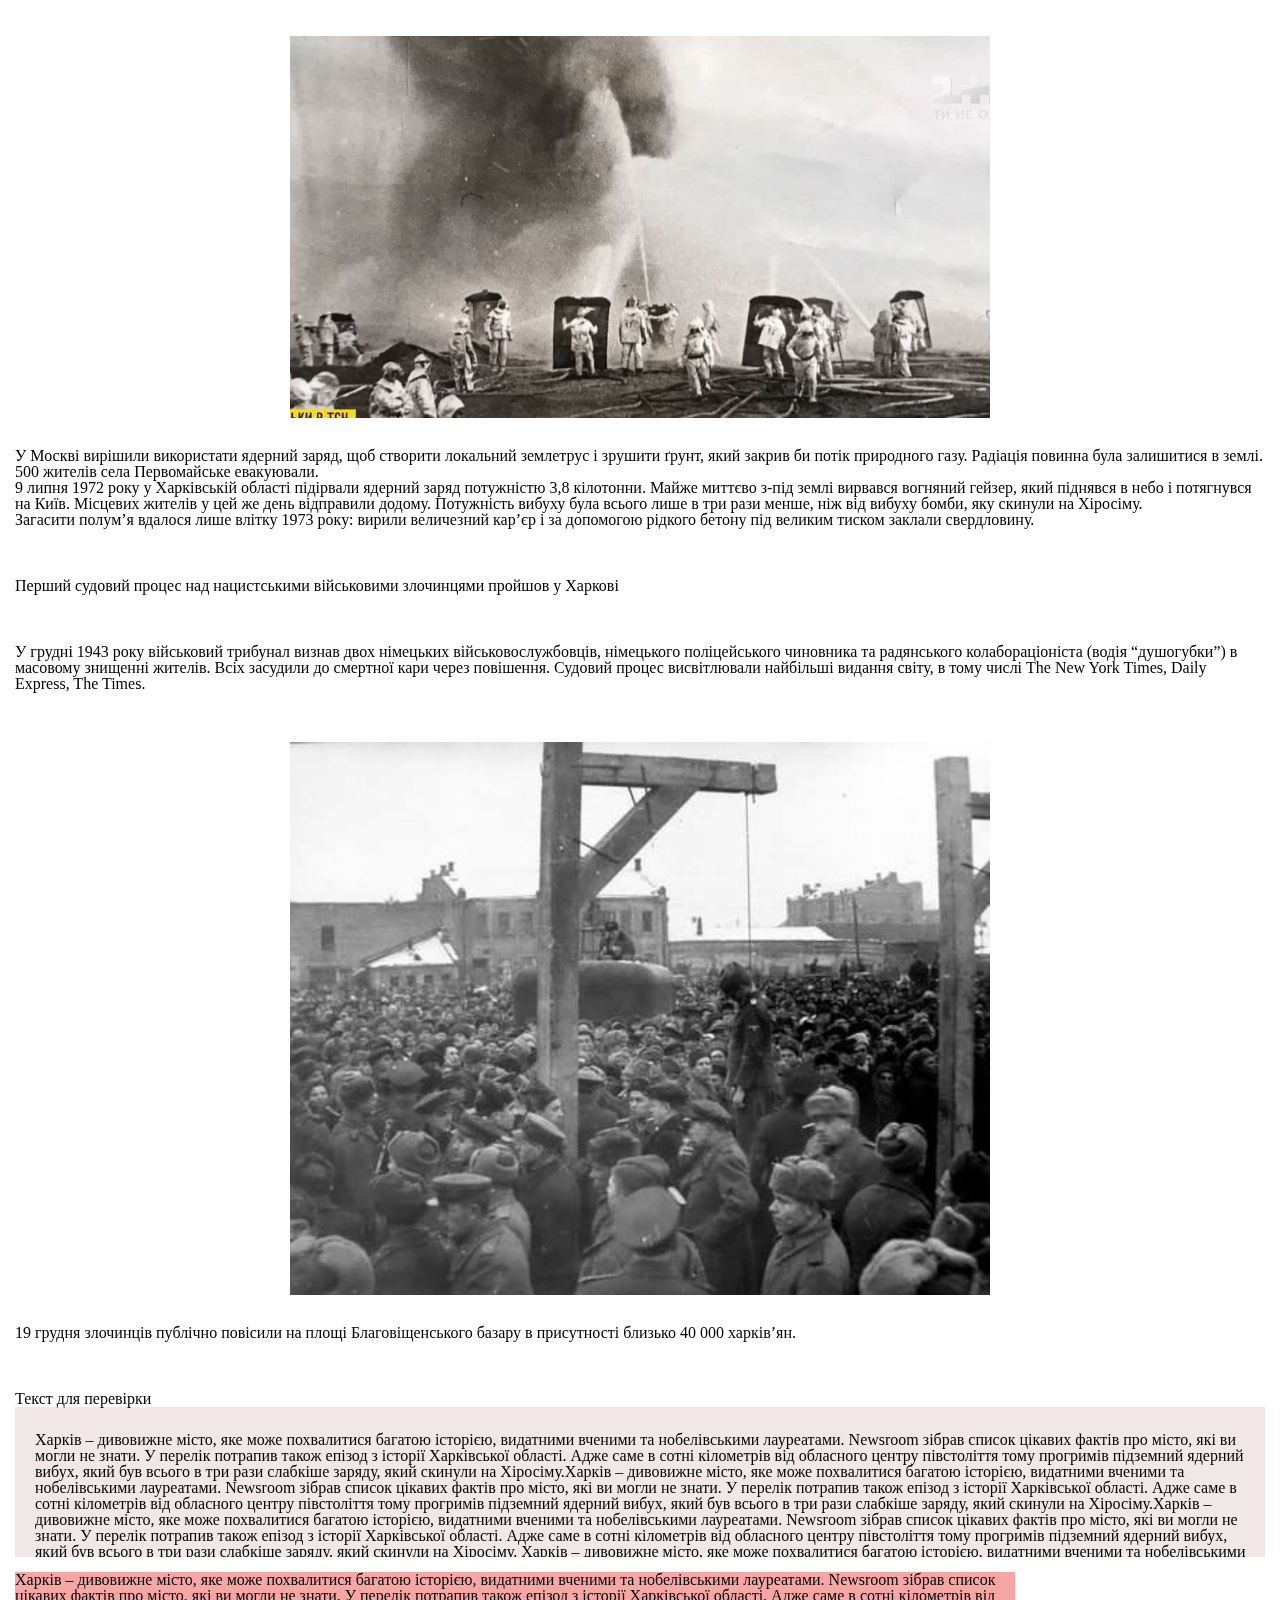
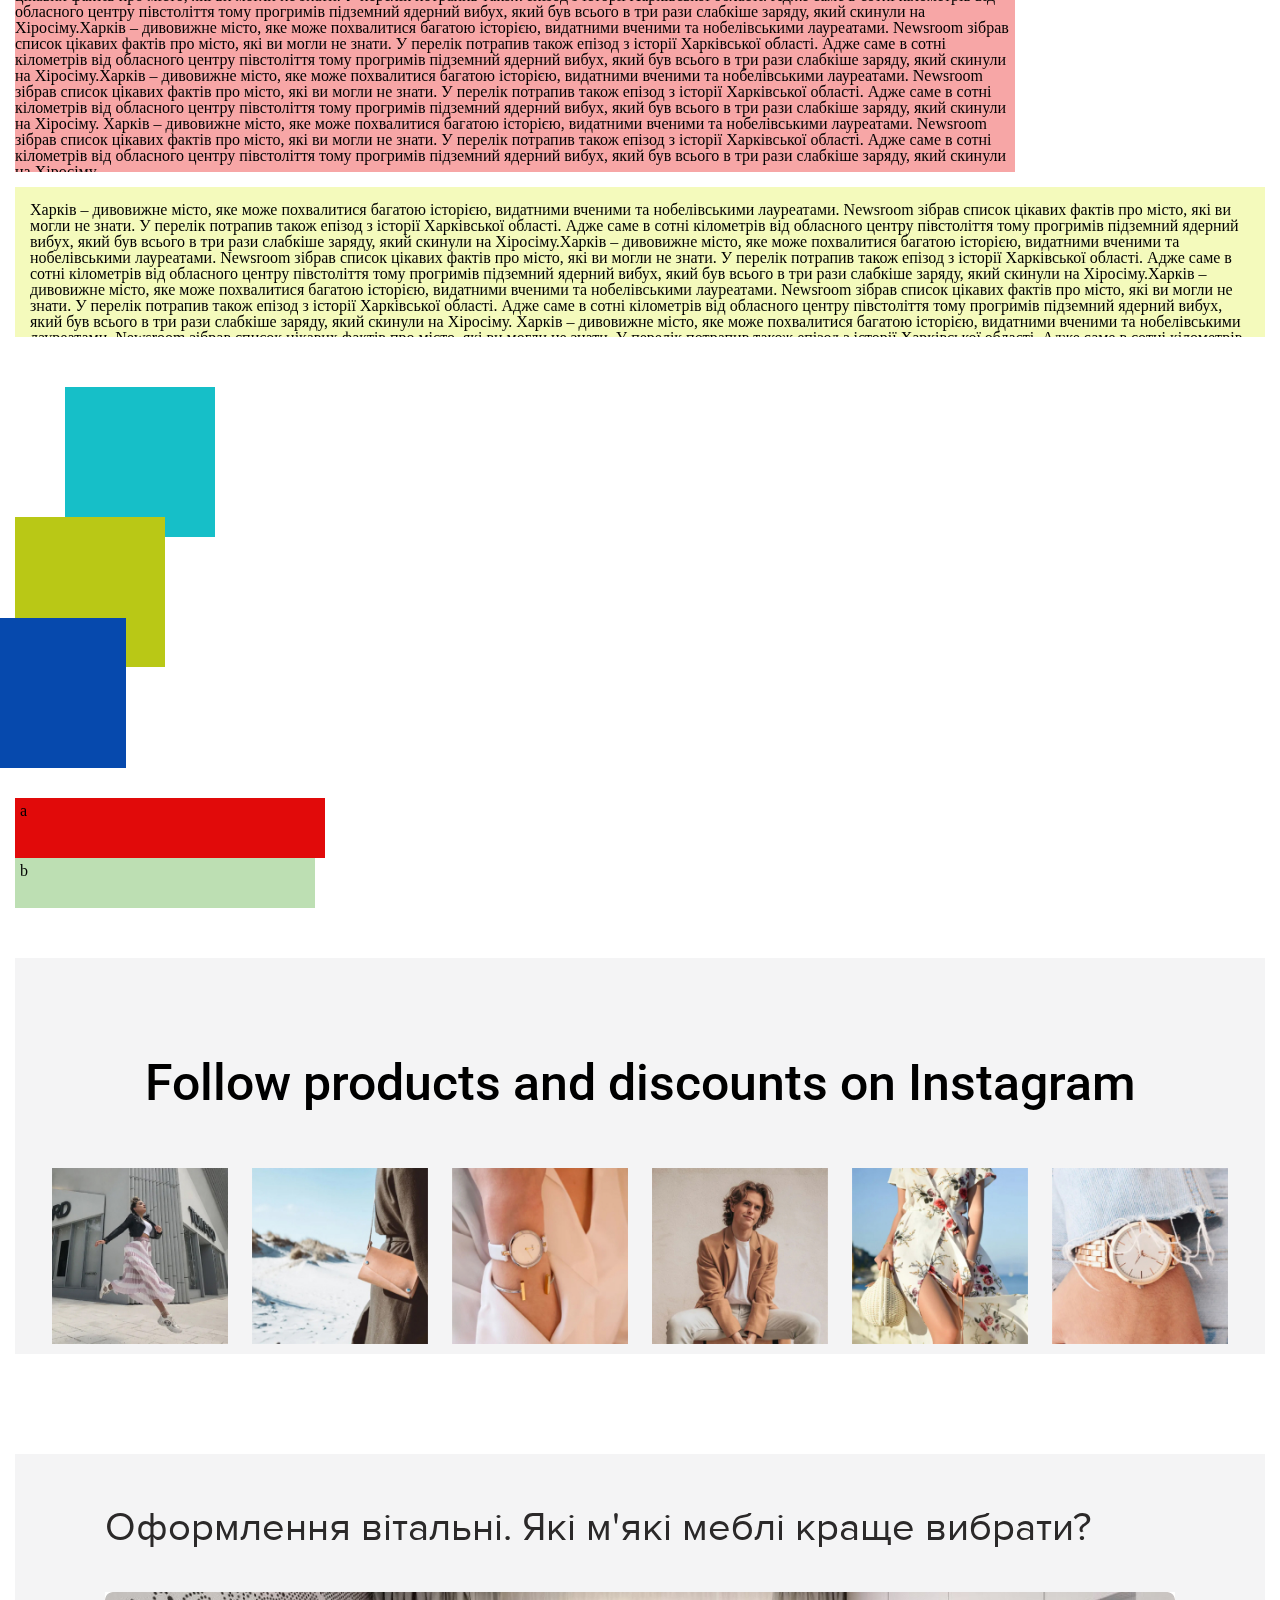
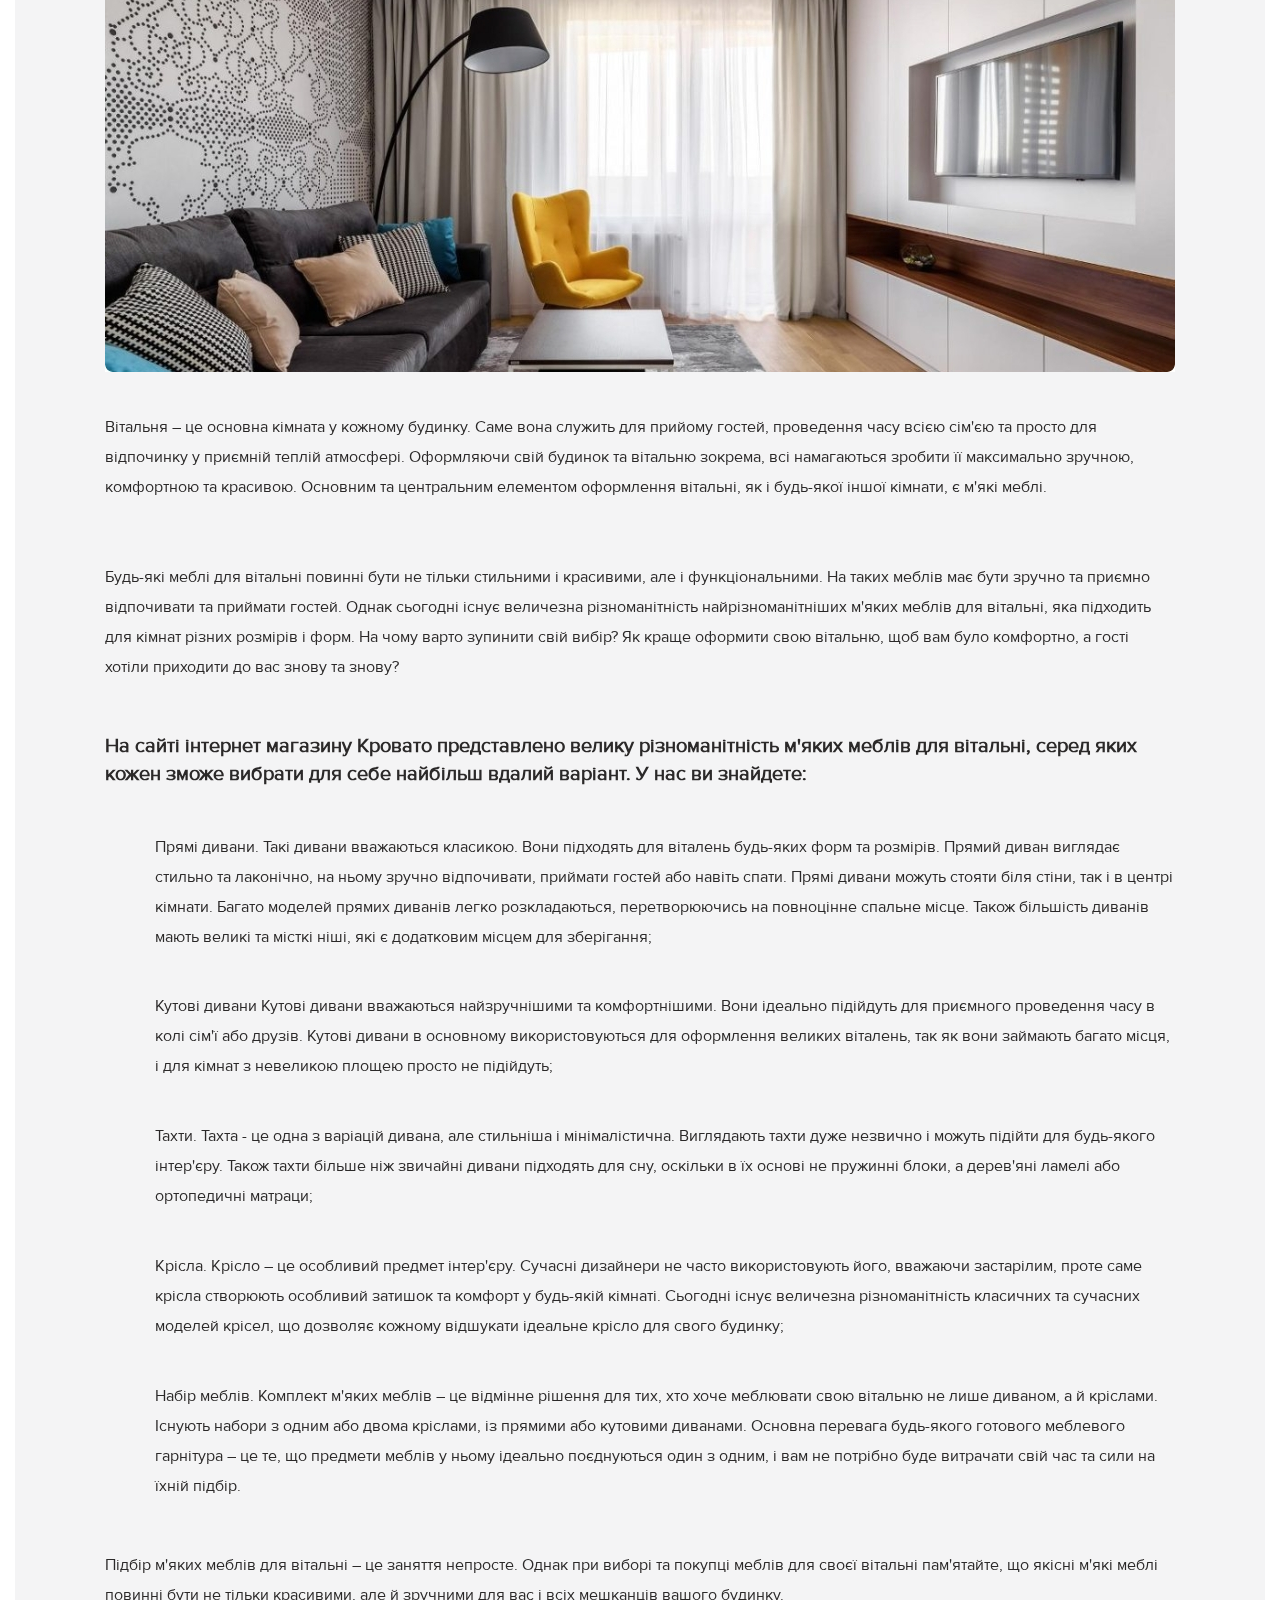
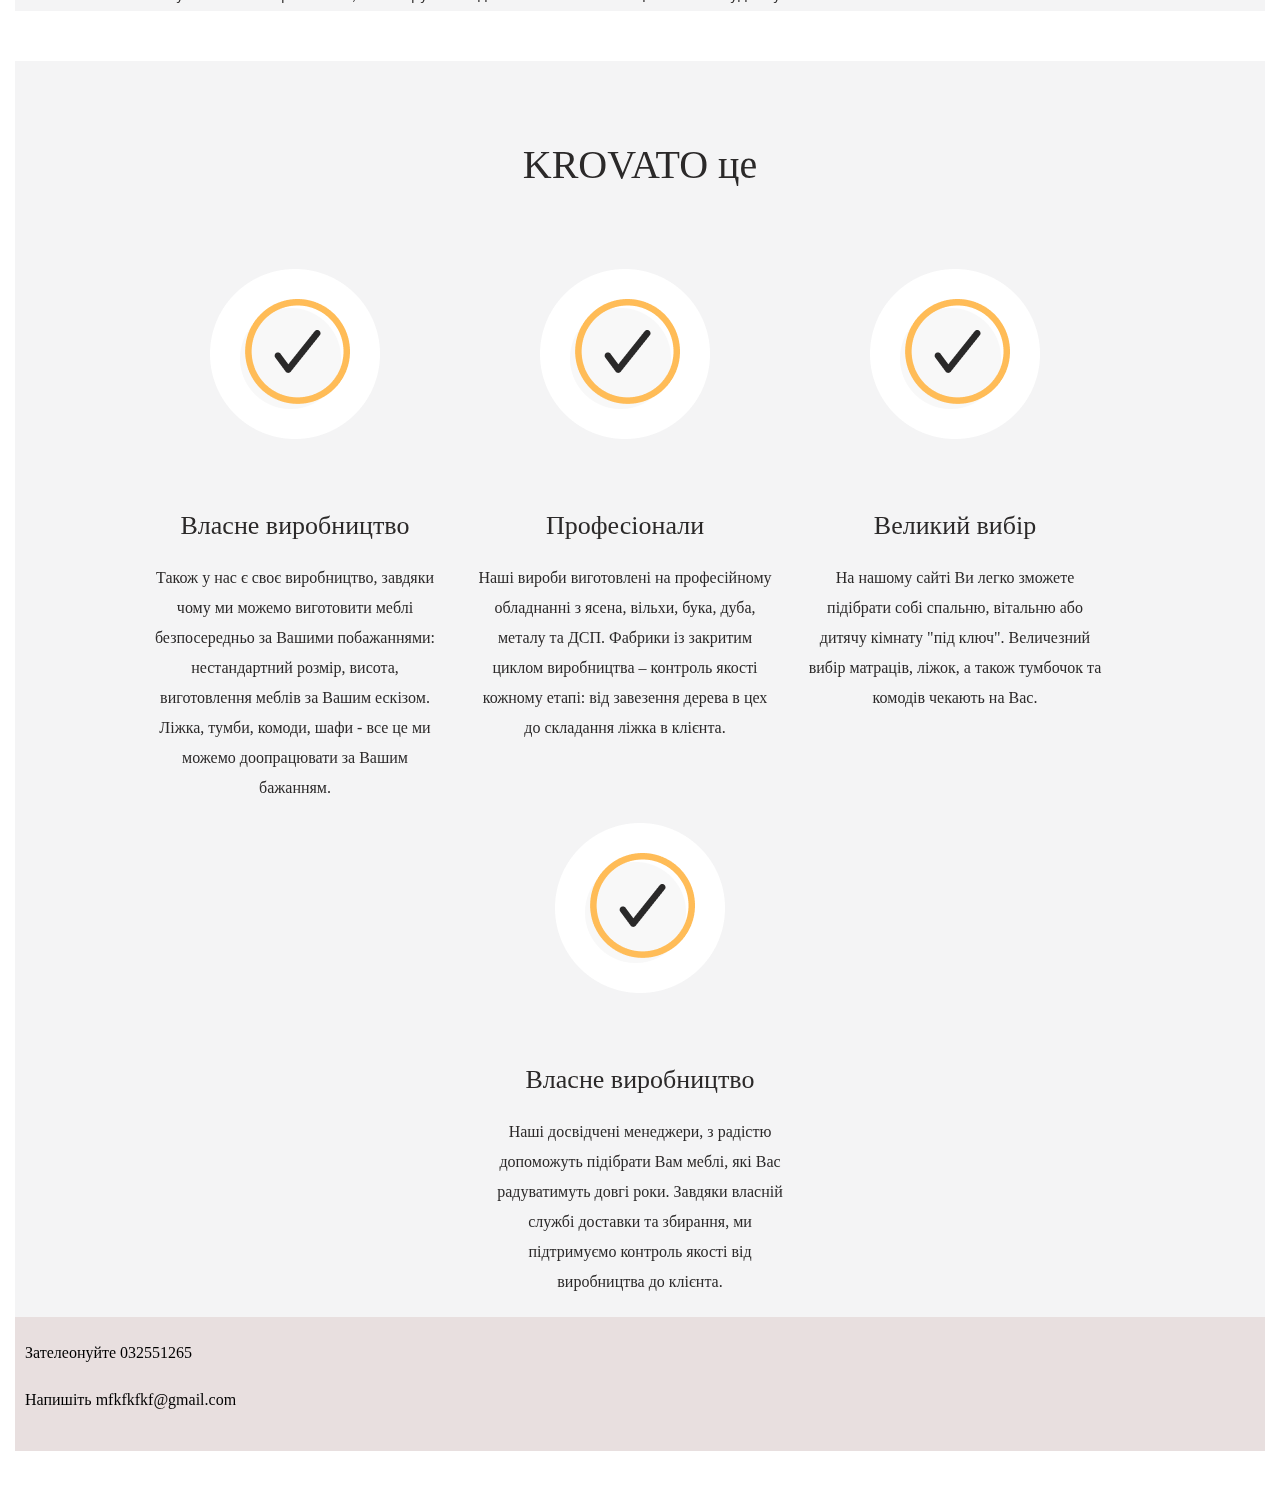
<file: lesson_5/index.html>
<!DOCTYPE html>
<html lang="uk">

<head>
    <meta charset="UTF-8">
    <meta name="viewport" content="width=device-width, initial-scale=1.0">
    <link rel="stylesheet" href="css/style.css">
    <title>Lesson 5 </title>
</head>

<body>
    <div class="container">
        <header>
            <img src="img/kharviv-logo.png" alt="Логотип міста Харків">
            <ul>
                <li>
                    <a href="#device"> Важливий винахід</a>
                </li>
                <li>
                    <a href="#nuclear">Ядерний вибух </a>
                </li>
                <li>
                    <a href="#tribunal">Трибунал</a>
                </li>
                <li>
                    <a href="#hw-1">Домашня 1</a>
                </li>
                <li>
                    <a href="#hw-2">Домашня 2</a>
                </li>
                <li>
                    <a href="#hw-3">Домашня 3</a>
                </li>
            </ul>
        </header>
        <main>
                <div class="article block">
                    <h1>Цікаві факти про місто Харків </h1>
                    <img src="img/photo-of-karazin-university.webp"
                        alt="Університет В. Н. Каразіна та площа перед ним ">
                    <p>
                        Харків – дивовижне місто, яке може похвалитися багатою історією, видатними вченими та
                        нобелівськими
                        лауреатами. Newsroom зібрав список цікавих фактів про місто, які ви могли не знати. У перелік
                        потрапив також епізод з історії Харківської області. Адже саме в сотні кілометрів від обласного
                        центру півстоліття тому прогримів підземний ядерний вибух, який був всього в три рази слабкіше
                        заряду, який скинули на Хіросіму.
                    </p>
                </div>
                <div class="section-device block" id="device">
                    <h2>Харківські винахідники створили колеса для всіх радянських місяцеходів</h2>
                    <img src="img/device-cosmos.jpg" alt="Місяцехід на Місяці з колесами, що виготовили у місті Харків">
                    <p>
                        Конструктори Юрій Гірш і Ілля Берман працювали над надсекретних проєктом десять років і
                        виготовили
                        300 коліс, але по поверхні нашого супутника подорожували тільки 16. Перший у світі планетохід
                        “Місяцехід-1” відправився в космос в 1970 році, а “Місяцехід-2” – в 1973 році. Кожне колесо
                        робили з
                        титану, алюмінію й сталі. Важило воно близько трьох кілограмів.
                    </p>
                    <p>
                        Харківські колеса жодного разу не підвели на Місяці в умовах космічного вакууму та легко
                        витримали
                        високі перепади температури: від -150 °C вночі до + 120 °C. Перший місяцехід проїхав понад 10 км
                        і
                        передав на Землю близько 25 тисяч знімків супутника та космосу. Другий планетохід вже подолав 37
                        км.
                        За словами винахідників, вони розробляли конструкцію коліс, не знаючи, який саме ґрунт на
                        Місяці:
                        твердий або схожий на пісок.
                    </p>
                </div>
                <div class="section-nuclear block" id="nuclear">
                    <p class="section-nuclear-text">
                        У 1970 році в Красноградському районі геологи виявили унікальне родовище природного газу, запаси
                        якого оцінили в більш ніж 700 мільярдів кубометрів. Під час буріння однієї зі свердловин стався
                        потужний викид газу – загинули два інженери, які впали з бурової вежі. Природний газ став
                        отруювати
                        місцевість, тому його підпалили. Висота палаючого смолоскипа досягала 20 метрів. Усунути аварію
                        не
                        вдавалося протягом року.
                    </p>
                    <h2>У Харківській області вперше в Європі використали ядерну “зброю” в мирних цілях</h2>
                    <img src="img/nuclear-explosion.jpg"
                        alt="Момент вибуху ядерного запалу в передмісті Харкова та методи його стримання людьми">
                    <p>
                        У Москві вирішили використати ядерний заряд, щоб створити локальний землетрус і зрушити ґрунт,
                        який
                        закрив би потік природного газу. Радіація повинна була залишитися в землі. 500 жителів села
                        Первомайське евакуювали.
                    </p>
                    <p>
                        9 липня 1972 року у Харківській області підірвали ядерний заряд потужністю 3,8 кілотонни. Майже
                        миттєво з-під землі вирвався вогняний гейзер, який піднявся в небо і потягнувся на Київ.
                        Місцевих
                        жителів у цей же день відправили додому. Потужність вибуху була всього лише в три рази менше,
                        ніж
                        від вибуху бомби, яку скинули на Хіросіму.
                    </p>
                    <p>
                        Загасити полум’я вдалося лише влітку 1973 року: вирили величезний кар’єр і за допомогою рідкого
                        бетону під великим тиском заклали свердловину.
                    </p>
                </div>
                <div class="section-tribunal block" id="tribunal">
                    <h2>Перший судовий процес над нацистськими військовими злочинцями пройшов у Харкові</h2>
                    <p>У грудні 1943 року військовий трибунал визнав двох німецьких військовослужбовців, німецького
                        поліцейського чиновника та радянського колабораціоніста (водія “душогубки”) в масовому знищенні
                        жителів. Всіх засудили до смертної кари через повішення. Судовий процес висвітлювали найбільші
                        видання світу, в тому числі The New York Times, Daily Express, The Times.</p>
                    <img src="img/tribunal.jpg"
                        alt="Судовий процес над нацистськими військовими злочинцями,виконная сметної кари через повішення">
                    <p>
                        19 грудня злочинців публічно повісили на площі Благовіщенського базару в присутності близько 40
                        000
                        харків’ян.
                    </p>
                </div>
                <div class="block-overflow">
                    <h2>Текст для перевірки</h2>
                    <div class="block-overflow-auto">
                        <p>Харків – дивовижне місто, яке може похвалитися багатою історією, видатними вченими та
                            нобелівськими лауреатами. Newsroom зібрав список цікавих фактів про місто, які ви могли не
                            знати. У перелік потрапив також епізод з історії Харківської області. Адже саме в сотні
                            кілометрів від обласного центру півстоліття тому прогримів підземний ядерний вибух, який був
                            всього в три рази слабкіше заряду, який скинули на Хіросіму.Харків – дивовижне місто, яке
                            може
                            похвалитися багатою історією, видатними вченими та нобелівськими лауреатами. Newsroom зібрав
                            список цікавих фактів про місто, які ви могли не знати. У перелік потрапив також епізод з
                            історії Харківської області. Адже саме в сотні кілометрів від обласного центру півстоліття
                            тому
                            прогримів підземний ядерний вибух, який був всього в три рази слабкіше заряду, який скинули
                            на
                            Хіросіму.Харків – дивовижне місто, яке може похвалитися багатою історією, видатними вченими
                            та
                            нобелівськими лауреатами. Newsroom зібрав список цікавих фактів про місто, які ви могли не
                            знати. У перелік потрапив також епізод з історії Харківської області. Адже саме в сотні
                            кілометрів від обласного центру півстоліття тому прогримів підземний ядерний вибух, який був
                            всього в три рази слабкіше заряду, який скинули на Хіросіму.
                            Харків – дивовижне місто, яке може похвалитися багатою історією, видатними вченими та
                            нобелівськими лауреатами. Newsroom зібрав список цікавих фактів про місто, які ви могли не
                            знати. У перелік потрапив також епізод з історії Харківської області. Адже саме в сотні
                            кілометрів від обласного центру півстоліття тому прогримів підземний ядерний вибух, який був
                            всього в три рази слабкіше заряду, який скинули на Хіросіму.
                        </p>
                    </div>
                    <div class="block-overflow-scroll">
                        <p>Харків – дивовижне місто, яке може похвалитися багатою історією, видатними вченими та
                            нобелівськими лауреатами. Newsroom зібрав список цікавих фактів про місто, які ви могли не
                            знати. У перелік потрапив також епізод з історії Харківської області. Адже саме в сотні
                            кілометрів від обласного центру півстоліття тому прогримів підземний ядерний вибух, який був
                            всього в три рази слабкіше заряду, який скинули на Хіросіму.Харків – дивовижне місто, яке
                            може
                            похвалитися багатою історією, видатними вченими та нобелівськими лауреатами. Newsroom зібрав
                            список цікавих фактів про місто, які ви могли не знати. У перелік потрапив також епізод з
                            історії Харківської області. Адже саме в сотні кілометрів від обласного центру півстоліття
                            тому
                            прогримів підземний ядерний вибух, який був всього в три рази слабкіше заряду, який скинули
                            на
                            Хіросіму.Харків – дивовижне місто, яке може похвалитися багатою історією, видатними вченими
                            та
                            нобелівськими лауреатами. Newsroom зібрав список цікавих фактів про місто, які ви могли не
                            знати. У перелік потрапив також епізод з історії Харківської області. Адже саме в сотні
                            кілометрів від обласного центру півстоліття тому прогримів підземний ядерний вибух, який був
                            всього в три рази слабкіше заряду, який скинули на Хіросіму.
                            Харків – дивовижне місто, яке може похвалитися багатою історією, видатними вченими та
                            нобелівськими лауреатами. Newsroom зібрав список цікавих фактів про місто, які ви могли не
                            знати. У перелік потрапив також епізод з історії Харківської області. Адже саме в сотні
                            кілометрів від обласного центру півстоліття тому прогримів підземний ядерний вибух, який був
                            всього в три рази слабкіше заряду, який скинули на Хіросіму.
                        </p>
                    </div>
                    <div class="block-overflow-hidden">
                        <p>Харків – дивовижне місто, яке може похвалитися багатою історією, видатними вченими та
                            нобелівськими лауреатами. Newsroom зібрав список цікавих фактів про місто, які ви могли не
                            знати. У перелік потрапив також епізод з історії Харківської області. Адже саме в сотні
                            кілометрів від обласного центру півстоліття тому прогримів підземний ядерний вибух, який був
                            всього в три рази слабкіше заряду, який скинули на Хіросіму.Харків – дивовижне місто, яке
                            може
                            похвалитися багатою історією, видатними вченими та нобелівськими лауреатами. Newsroom зібрав
                            список цікавих фактів про місто, які ви могли не знати. У перелік потрапив також епізод з
                            історії Харківської області. Адже саме в сотні кілометрів від обласного центру півстоліття
                            тому
                            прогримів підземний ядерний вибух, який був всього в три рази слабкіше заряду, який скинули
                            на
                            Хіросіму.Харків – дивовижне місто, яке може похвалитися багатою історією, видатними вченими
                            та
                            нобелівськими лауреатами. Newsroom зібрав список цікавих фактів про місто, які ви могли не
                            знати. У перелік потрапив також епізод з історії Харківської області. Адже саме в сотні
                            кілометрів від обласного центру півстоліття тому прогримів підземний ядерний вибух, який був
                            всього в три рази слабкіше заряду, який скинули на Хіросіму.
                            Харків – дивовижне місто, яке може похвалитися багатою історією, видатними вченими та
                            нобелівськими лауреатами. Newsroom зібрав список цікавих фактів про місто, які ви могли не
                            знати. У перелік потрапив також епізод з історії Харківської області. Адже саме в сотні
                            кілометрів від обласного центру півстоліття тому прогримів підземний ядерний вибух, який був
                            всього в три рази слабкіше заряду, який скинули на Хіросіму.
                        </p>
                    </div>
                </div>
                <div class="block-width">
                    <div class="one"></div>
                    <div class="two"></div>
                    <div class="three"></div>
                </div>
                <div class="block-content-box">
                    <div class="content-box-one">
                        <div>a</div>
                    </div>
                    <div class="content-box-two">
                        <div>b</div>
                    </div>
                </div>
                <div class="block-card" id="hw-1">
                    <h2>Follow products and discounts on Instagram</h2>
                    <div class="card-container">
                        <div><img src="img/minimal-img/card-01.jpg" alt="Дівчина стрибає біля стіни"></div>
                        <div><img src="img/minimal-img/card-02.jpg" alt="Коричнева сумка на плечу у жінки"></div>
                        <div><img src="img/minimal-img/card-03.jpg" alt="Часи на руці з білим цеферблатом та браслет">
                        </div>
                        <div><img src="img/minimal-img/card-04.jpg" alt="Чоловік позує сидячи для фото  у пальто"></div>
                        <div><img src="img/minimal-img/card-05.jpg" alt="Сукня на жінці на пляжі"></div>
                        <div><img class="block-container-last" src="img/minimal-img/card-06.jpg" alt="Часи на руці">
                        </div>
                    </div>

                </div>
                <div class="block-living-room" id="hw-2">
                    <div class="living-room">
                        <h2>Оформлення вітальні. Які м'які меблі краще вибрати?</h2>
                        <div class="living-room-content">
                            <img class="living-room-img" src="img/minimal-img/living-room.jpeg"
                                alt="Інтер'єр вітальні із меблями - диван та телевізор">
                            <p>
                                Вітальня – це основна кімната у кожному будинку. Саме вона служить для
                                прийому гостей, проведення часу всією сім&apos;єю та просто для відпочинку
                                у приємній теплій атмосфері. Оформляючи свій будинок та вітальню зокрема,
                                всі намагаються зробити її максимально зручною, комфортною та красивою.
                                Основним та центральним елементом оформлення вітальні, як і будь-якої
                                іншої кімнати, є м&apos;які меблі.
                            </p>
                            <p class="living-room-content-text">
                                Будь-які меблі для вітальні повинні бути не тільки стильними і красивими,
                                але і функціональними. На таких меблів має бути зручно та приємно
                                відпочивати та приймати гостей. Однак сьогодні існує величезна
                                різноманітність найрізноманітніших м&apos;яких меблів для вітальні, яка
                                підходить для кімнат різних розмірів і форм. На чому варто зупинити свій
                                вибір? Як краще оформити свою вітальню, щоб вам було комфортно, а гості
                                хотіли приходити до вас знову та знову?
                            </p>
                        </div>
                        <div class="living-room-list">
                            <p class="room-list-text">На сайті інтернет магазину Кровато представлено велику
                                різноманітність
                                м&apos;яких меблів для вітальні, серед яких кожен зможе вибрати для себе
                                найбільш вдалий варіант. У нас ви знайдете:</p>
                            <ul>
                                <li>Прямі дивани. Такі дивани вважаються класикою. Вони підходять для
                                    віталень будь-яких форм та розмірів. Прямий диван виглядає стильно та
                                    лаконічно, на ньому зручно відпочивати, приймати гостей або навіть
                                    спати. Прямі дивани можуть стояти біля стіни, так і в центрі кімнати.
                                    Багато моделей прямих диванів легко розкладаються, перетворюючись на
                                    повноцінне спальне місце. Також більшість диванів мають великі та місткі
                                    ніші, які є додатковим місцем для зберігання;</li>
                                <li>Кутові дивани Кутові дивани вважаються найзручнішими та комфортнішими.
                                    Вони ідеально підійдуть для приємного проведення часу в колі сім&apos;ї
                                    або друзів. Кутові дивани в основному використовуються для оформлення
                                    великих віталень, так як вони займають багато місця, і для кімнат з
                                    невеликою площею просто не підійдуть;</li>
                                <li>Тахти. Тахта - це одна з варіацій дивана, але стильніша і
                                    мінімалістична. Виглядають тахти дуже незвично і можуть підійти для
                                    будь-якого інтер&apos;єру. Також тахти більше ніж звичайні дивани
                                    підходять для сну, оскільки в їх основі не пружинні блоки, а
                                    дерев&apos;яні ламелі або ортопедичні матраци;</li>
                                <li>Крісла. Крісло – це особливий предмет інтер&apos;єру. Сучасні дизайнери
                                    не часто використовують його, вважаючи застарілим, проте саме крісла
                                    створюють особливий затишок та комфорт у будь-якій кімнаті. Сьогодні
                                    існує величезна різноманітність класичних та сучасних моделей крісел, що
                                    дозволяє кожному відшукати ідеальне крісло для свого будинку;</li>
                                <li>Набір меблів. Комплект м&apos;яких меблів – це відмінне рішення для тих,
                                    хто хоче меблювати свою вітальню не лише диваном, а й кріслами. Існують
                                    набори з одним або двома кріслами, із прямими або кутовими диванами.
                                    Основна перевага будь-якого готового меблевого гарнітура – це те, що
                                    предмети меблів у ньому ідеально поєднуються один з одним, і вам не
                                    потрібно буде витрачати свій час та сили на їхній підбір.
                                </li>
                            </ul>
                            <p>
                                Підбір м&apos;яких меблів для вітальні – це заняття непросте. Однак при
                                виборі та покупці меблів для своєї вітальні пам&apos;ятайте, що якісні
                                м&apos;які меблі повинні бути не тільки красивими, але й зручними для вас
                                і всіх мешканців вашого будинку.
                            </p>
                        </div>
                    </div>


                </div>
                <div class="properties" id="hw-3">
                    <div class="properties-container">
                        <h2>KROVATO це</h2>
                        <div class="properties-block">
                            <div class="properties-item">
                                <div class="properties-card">
                                    <img src="img/minimal-img/img-1.png" alt="Знак добре ">
                                </div>
                                <h3>Власне виробництво</h3>
                                <p>Також у нас є своє виробництво, завдяки чому ми можемо виготовити меблі
                                    безпосередньо за Вашими побажаннями: нестандартний розмір, висота,
                                    виготовлення меблів за Вашим ескізом. Ліжка, тумби, комоди, шафи - все це
                                    ми можемо доопрацювати за Вашим бажанням.
                                </p>
                            </div>
                            <div class="properties-item">
                                <div class="properties-card">
                                    <img src="img/minimal-img/img-1.png" alt="Знак добре">
                                </div>
                                <h3>Професіонали</h3>
                                <p>Наші вироби виготовлені на професійному обладнанні з ясена, вільхи, бука,
                                    дуба, металу та ДСП. Фабрики із закритим циклом виробництва – контроль
                                    якості кожному етапі: від завезення дерева в цех до складання ліжка в
                                    клієнта.

                                </p>
                            </div>
                            <div class="properties-item">
                                <div class="properties-card">
                                    <img src="img/minimal-img/img-1.png" alt="Знак добре">
                                </div>
                                <h3>Великий вибір</h3>
                                <p>На нашому сайті Ви легко зможете підібрати собі спальню, вітальню або
                                    дитячу кімнату &quot;під ключ&quot;. Величезний вибір матраців, ліжок, а
                                    також тумбочок та комодів чекають на Вас.
                                </p>
                            </div>
                            <div class="properties-item properties-item-last">
                                <div class="properties-card">
                                    <img src="img/minimal-img/img-1.png" alt="Знак добре">
                                </div>
                                <h3>Власне виробництво</h3>
                                <p> Наші досвідчені менеджери, з радістю допоможуть підібрати Вам меблі, які
                                    Вас радуватимуть довгі роки. Завдяки власній службі доставки та збирання,
                                    ми підтримуємо контроль якості від виробництва до клієнта.
                                </p>
                            </div>
                        </div>

                    </div>
                </div>
        </main>
        <footer>
            <ul class="footer-list">
                <li><a href="tel:032551265"></a>Зателеонуйте 032551265</li>
                <li><a href="mailto:mfkfkfkf@gmail.com">Напишіть mfkfkfkf@gmail.com</a></li>
            </ul>
        </footer>
    </div>
</body>

</html>
</file>
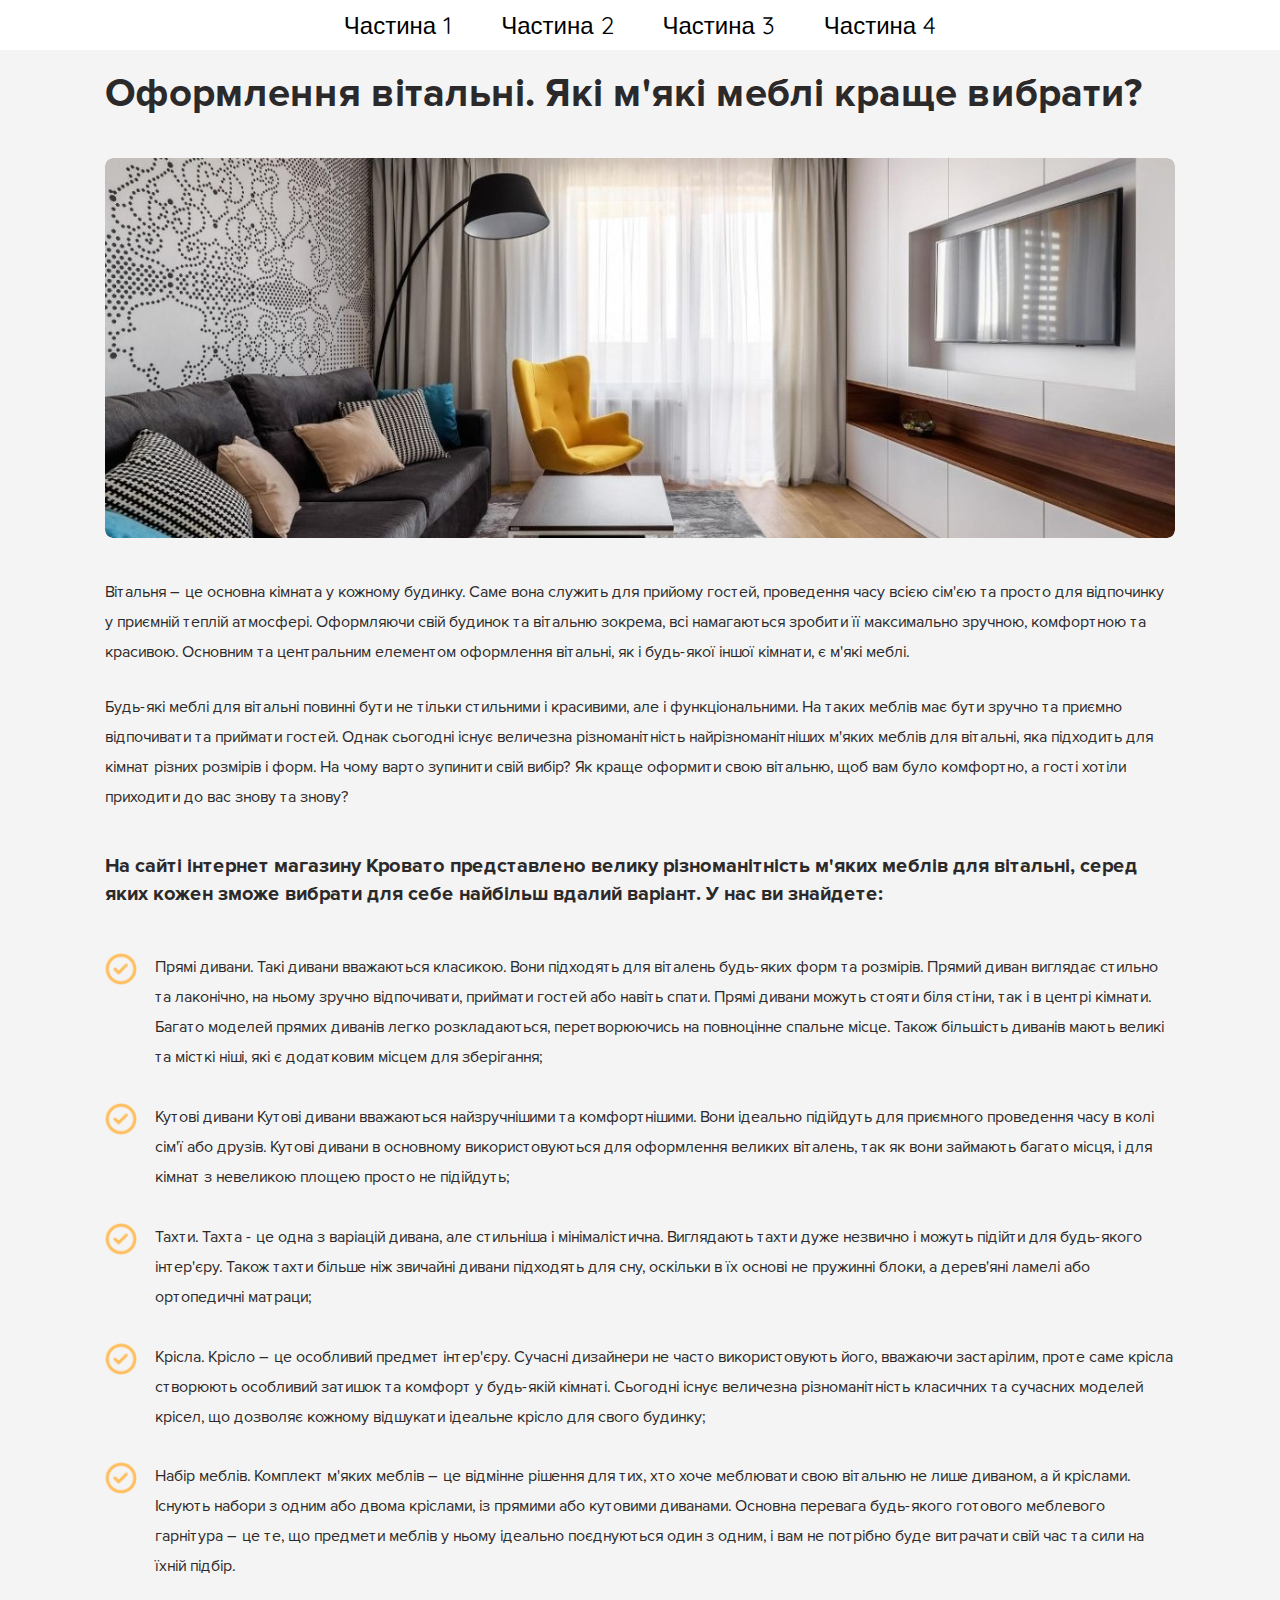
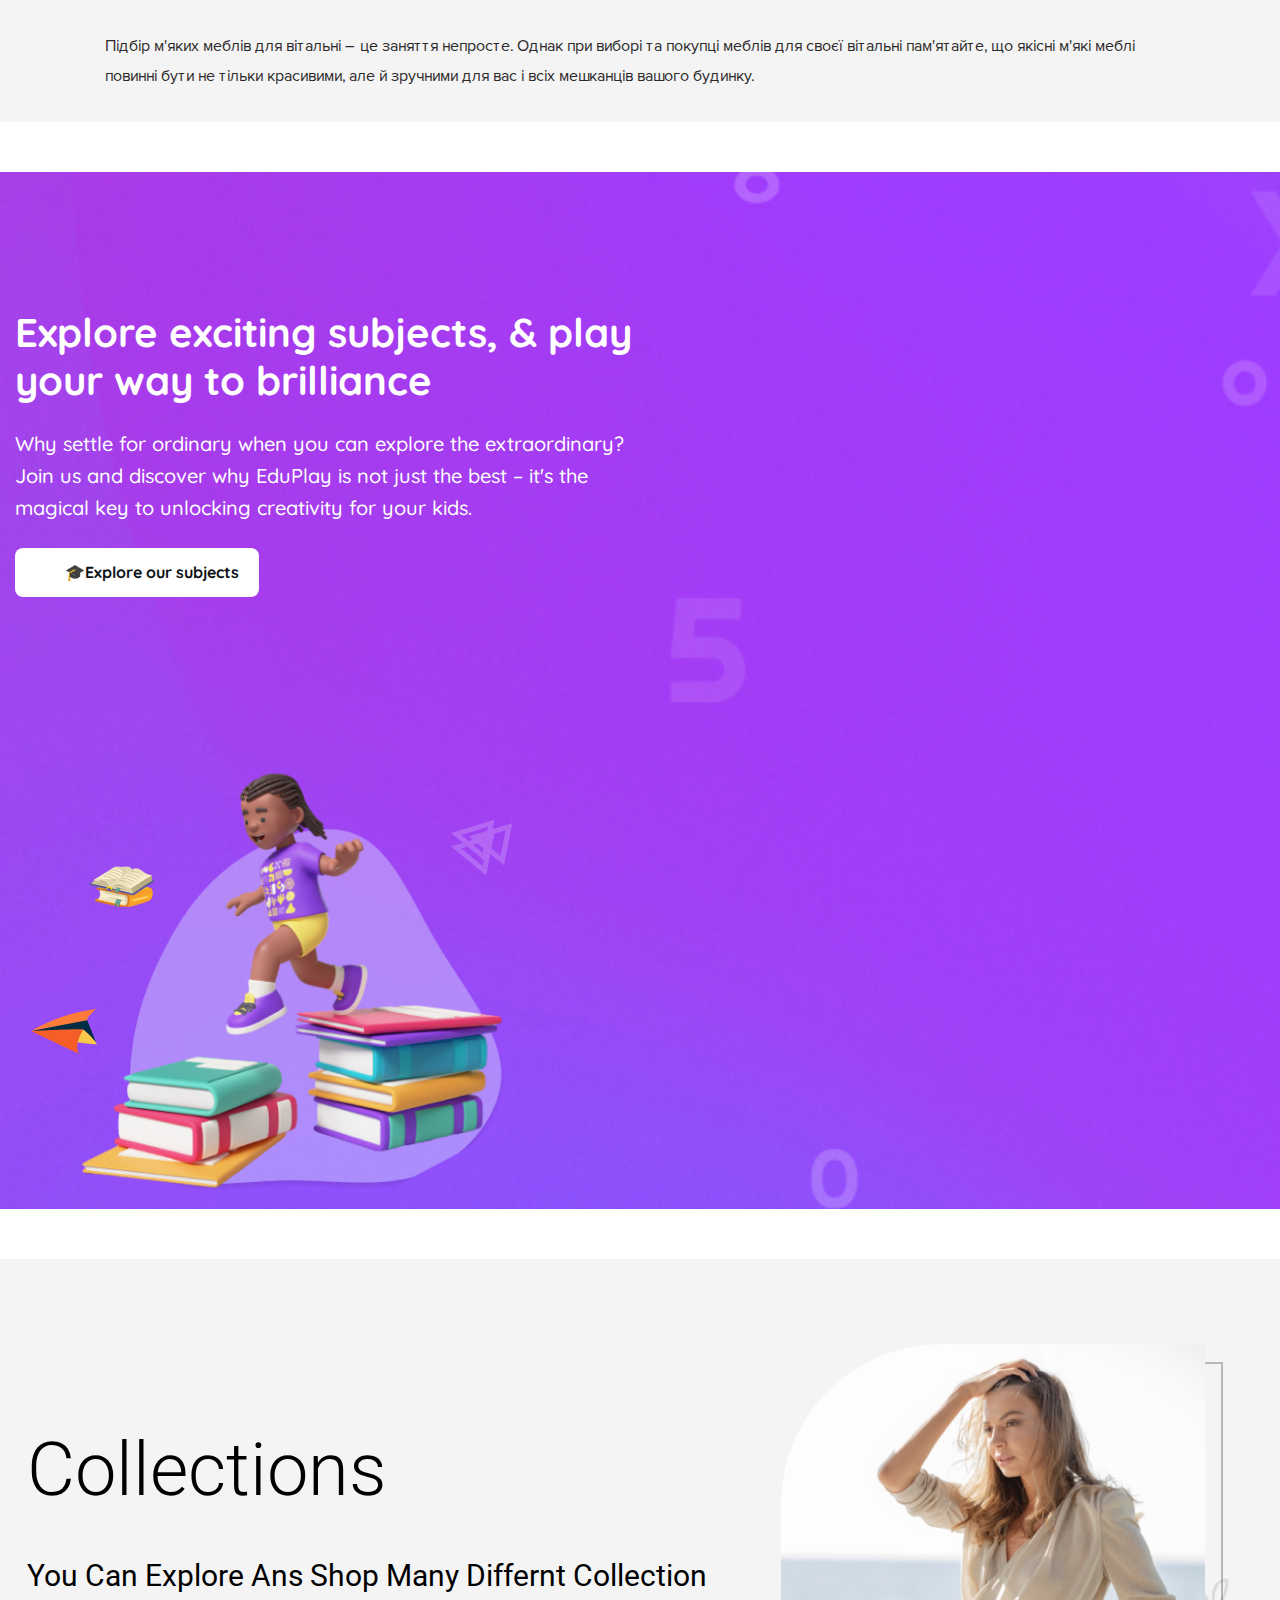
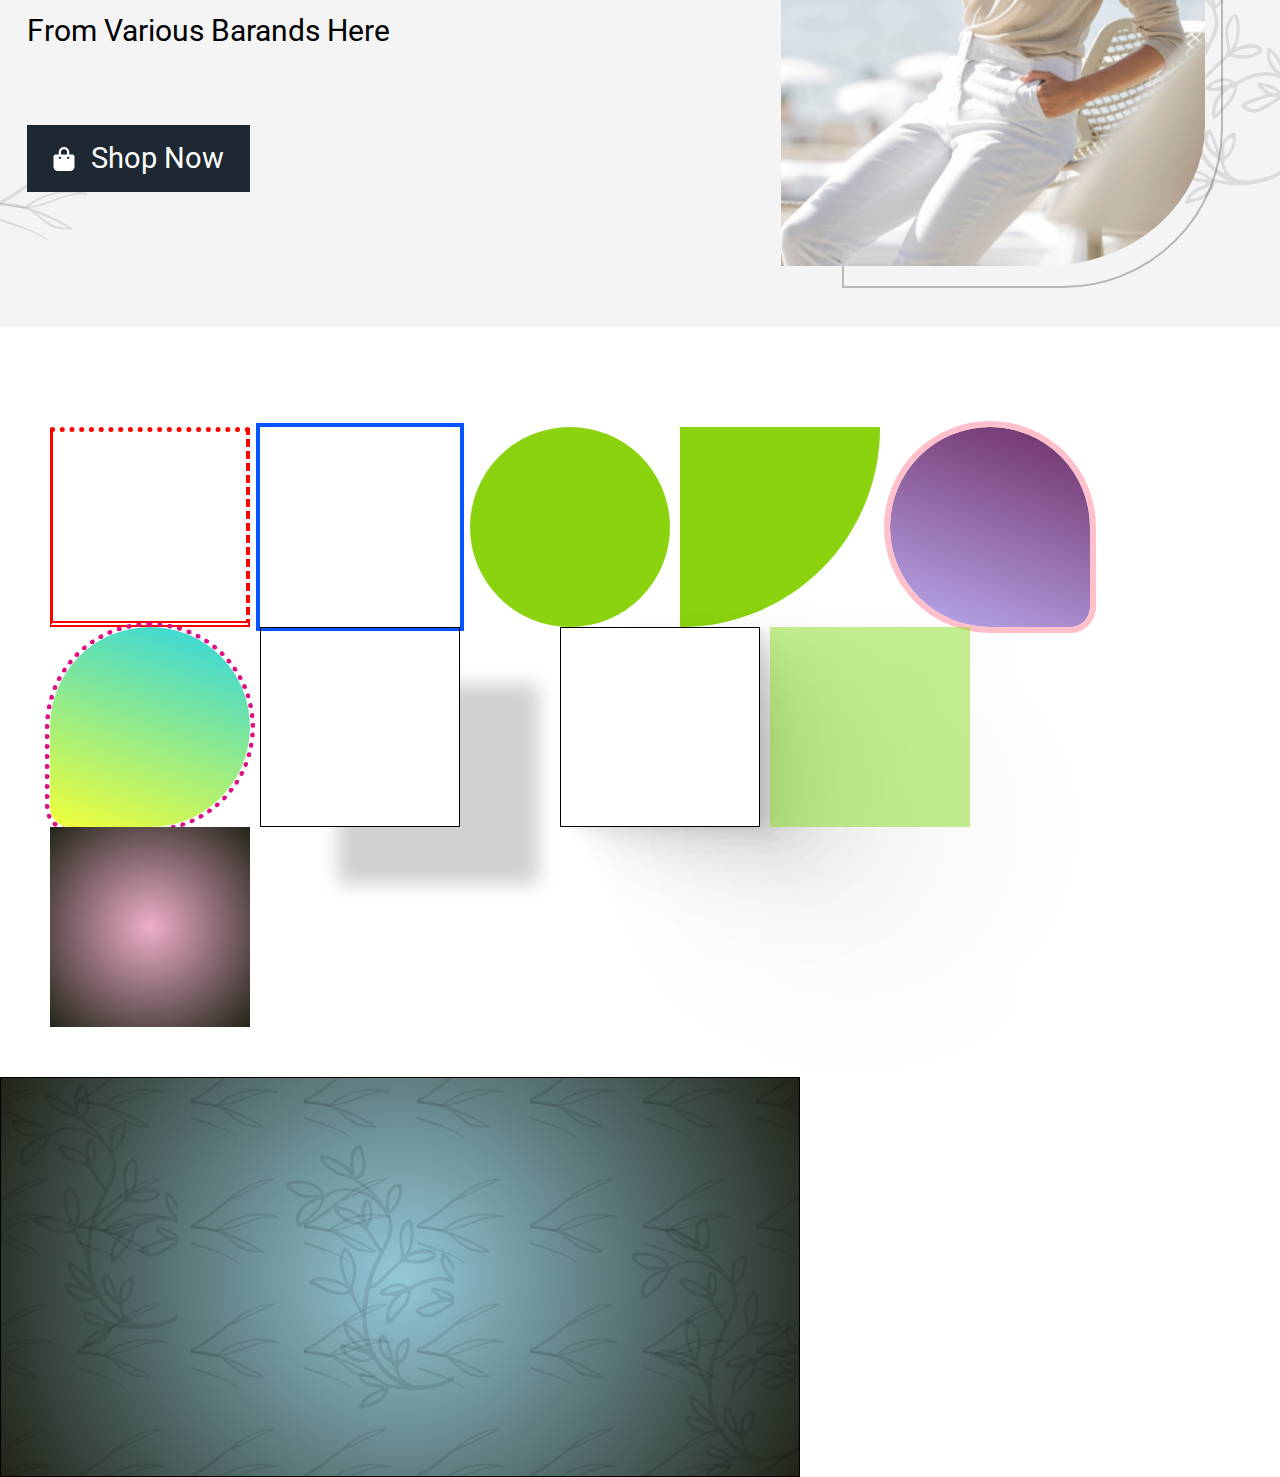
<file: lesson_6/index.html>
<!DOCTYPE html>
<html lang="uk">

<head>
    <meta charset="UTF-8">
    <meta name="viewport" content="width=device-width, initial-scale=1.0">
    <link rel="stylesheet" href="css/style.css">
    <title>Lesson 6</title>
</head>

<body>
    <header>
        <ul>
            <li>
                <a href="#krovato">Частина 1 </a>
            </li>
            <li>
                <a href="#edu">Частина 2</a>
            </li>
            <li>
                <a href="#collection">Частина 3</a>
            </li>
            <li>
                <a href="#homework">Частина 4</a>
            </li>
        </ul>
    </header>
    <main>
        <div class="container-krovato" id="krovato">
            <div class="krovato-inner">
                <h1>Оформлення вітальні. Які м&apos;які меблі краще вибрати?</h1>
                <div class="section-krovato section-top">
                    <img src="img/minimal-img/living-room.jpeg"
                        alt="Вітальня з темно-сірим диваном, білою шафою та телевізором">
                    <p>
                        Вітальня – це основна кімната у кожному будинку. Саме вона служить для
                        прийому гостей, проведення часу всією сім&apos;єю та просто для відпочинку
                        у приємній теплій атмосфері. Оформляючи свій будинок та вітальню зокрема,
                        всі намагаються зробити її максимально зручною, комфортною та красивою.
                        Основним та центральним елементом оформлення вітальні, як і будь-якої
                        іншої кімнати, є м&apos;які меблі.
                    </p>
                    <p class="text">
                        Будь-які меблі для вітальні повинні бути не тільки стильними і красивими,
                        але і функціональними. На таких меблів має бути зручно та приємно
                        відпочивати та приймати гостей. Однак сьогодні існує величезна
                        різноманітність найрізноманітніших м&apos;яких меблів для вітальні, яка
                        підходить для кімнат різних розмірів і форм. На чому варто зупинити свій
                        вибір? Як краще оформити свою вітальню, щоб вам було комфортно, а гості
                        хотіли приходити до вас знову та знову?
                    </p>
                </div>
                <div class="section-krovato section-bottom">
                    <h2>На сайті інтернет магазину Кровато представлено велику різноманітність
                        м&apos;яких меблів для вітальні, серед яких кожен зможе вибрати для себе
                        найбільш вдалий варіант. У нас ви знайдете:</h2>
                    <ul>
                        <li>
                            Прямі дивани. Такі дивани вважаються класикою. Вони підходять для
                            віталень будь-яких форм та розмірів. Прямий диван виглядає стильно та
                            лаконічно, на ньому зручно відпочивати, приймати гостей або навіть
                            спати. Прямі дивани можуть стояти біля стіни, так і в центрі кімнати.
                            Багато моделей прямих диванів легко розкладаються, перетворюючись на
                            повноцінне спальне місце. Також більшість диванів мають великі та місткі
                            ніші, які є додатковим місцем для зберігання;
                        </li>
                        <li>
                            Кутові дивани Кутові дивани вважаються найзручнішими та комфортнішими.
                            Вони ідеально підійдуть для приємного проведення часу в колі сім&apos;ї
                            або друзів. Кутові дивани в основному використовуються для оформлення
                            великих віталень, так як вони займають багато місця, і для кімнат з
                            невеликою площею просто не підійдуть;
                        </li>
                        <li>
                            Тахти. Тахта - це одна з варіацій дивана, але стильніша і
                            мінімалістична. Виглядають тахти дуже незвично і можуть підійти для
                            будь-якого інтер&apos;єру. Також тахти більше ніж звичайні дивани
                            підходять для сну, оскільки в їх основі не пружинні блоки, а
                            дерев&apos;яні ламелі або ортопедичні матраци;
                        </li>
                        <li>Крісла. Крісло – це особливий предмет інтер&apos;єру. Сучасні дизайнери
                            не часто використовують його, вважаючи застарілим, проте саме крісла
                            створюють особливий затишок та комфорт у будь-якій кімнаті. Сьогодні
                            існує величезна різноманітність класичних та сучасних моделей крісел, що
                            дозволяє кожному відшукати ідеальне крісло для свого будинку;</li>
                        <li class="last-item">
                            Набір меблів. Комплект м&apos;яких меблів – це відмінне рішення для тих,
                            хто хоче меблювати свою вітальню не лише диваном, а й кріслами. Існують
                            набори з одним або двома кріслами, із прямими або кутовими диванами.
                            Основна перевага будь-якого готового меблевого гарнітура – це те, що
                            предмети меблів у ньому ідеально поєднуються один з одним, і вам не
                            потрібно буде витрачати свій час та сили на їхній підбір.
                        </li>
                    </ul>
                    <p>
                        Підбір м&apos;яких меблів для вітальні – це заняття непросте. Однак при
                        виборі та покупці меблів для своєї вітальні пам&apos;ятайте, що якісні
                        м&apos;які меблі повинні бути не тільки красивими, але й зручними для вас
                        і всіх мешканців вашого будинку.
                    </p>
                </div>
            </div>
        </div>
        <div class="container-edu" id="edu">
            <div class="inner-edu">
                <div class="edu-info">
                    <h2>Explore exciting subjects, & play your way to brilliance</h2>
                    <p>
                        Why settle for ordinary when you can explore the extraordinary? Join us and discover why EduPlay
                        is not just the best – it's the magical key to unlocking creativity for your kids.
                    </p>
                    <div class="edu-link">
                        <a href="https://www.google.com.ua/" target="_blank">🎓Explore our subjects </a>
                    </div>
                </div>
                <img class="edu-img" src="img/edu-img/kid-illustration.png" alt="Girl on books">
            </div>
        </div>

        <div class="collection-container" id="collection">
            <div class="collection-inner">
                <div class="collection-text">
                    <h2>Collections</h2>
                    <p>
                        You can explore ans shop many differnt collection
                        from various barands here
                    </p>
                    <div class="collection-btn">
                        <a href="#" target="_blank">Shop now</a>
                    </div>
                </div>
                <div class="collection-img">
                    <img src="img/collection-img/girl-top-img.png" alt="Girl on the beach">
                </div>

            </div>
        </div>
        <div class="homework" id="homework">
            <div class="block-1"></div>
            <div class="block-2"></div>
            <div class="block-3"></div>
            <div class="block-4"></div>
            <div class="block-5"></div>
            <div class="block-6"></div>
            <div class="block-7"></div>
            <div class="block-8"></div>
            <div class="block-9"></div>
            <div class="block-10"></div>
        </div>
        <div class="block-11"> </div>
    </main>
    <footer></footer>
</body>

</html>
</file>
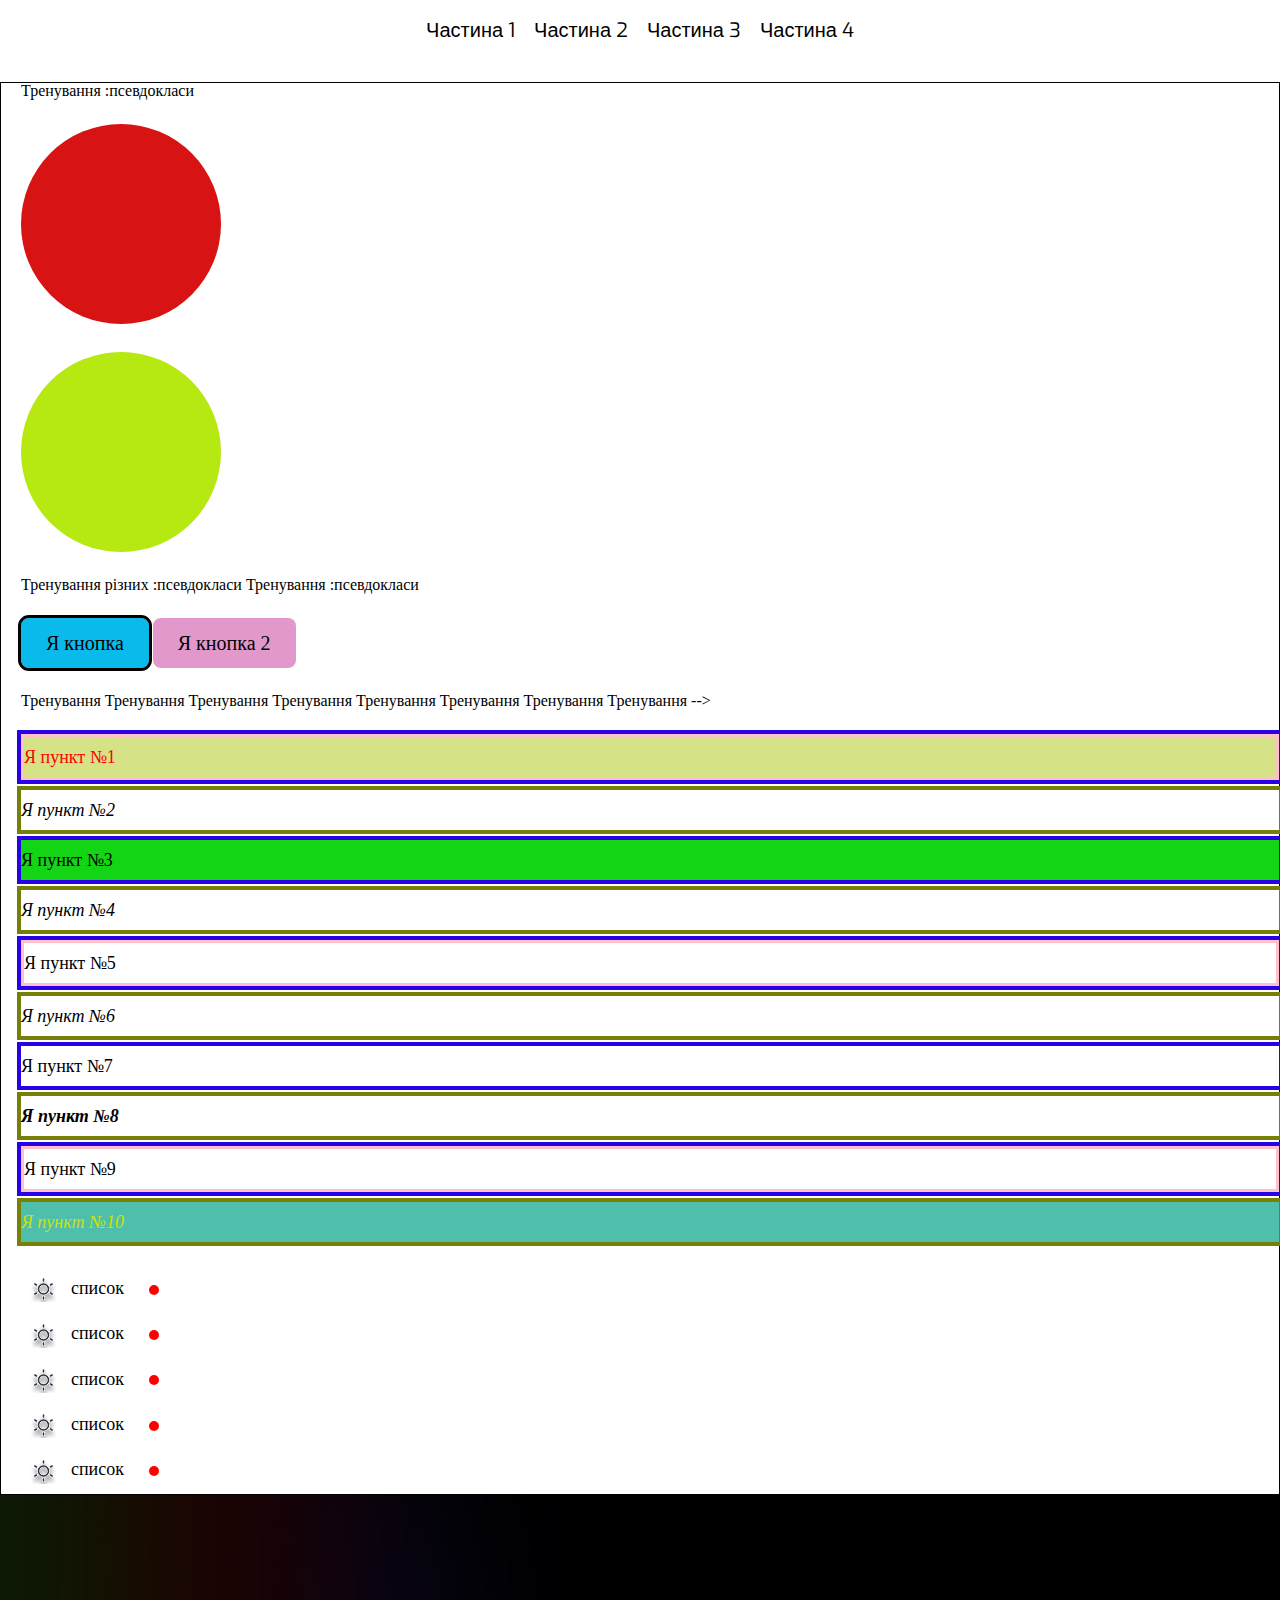
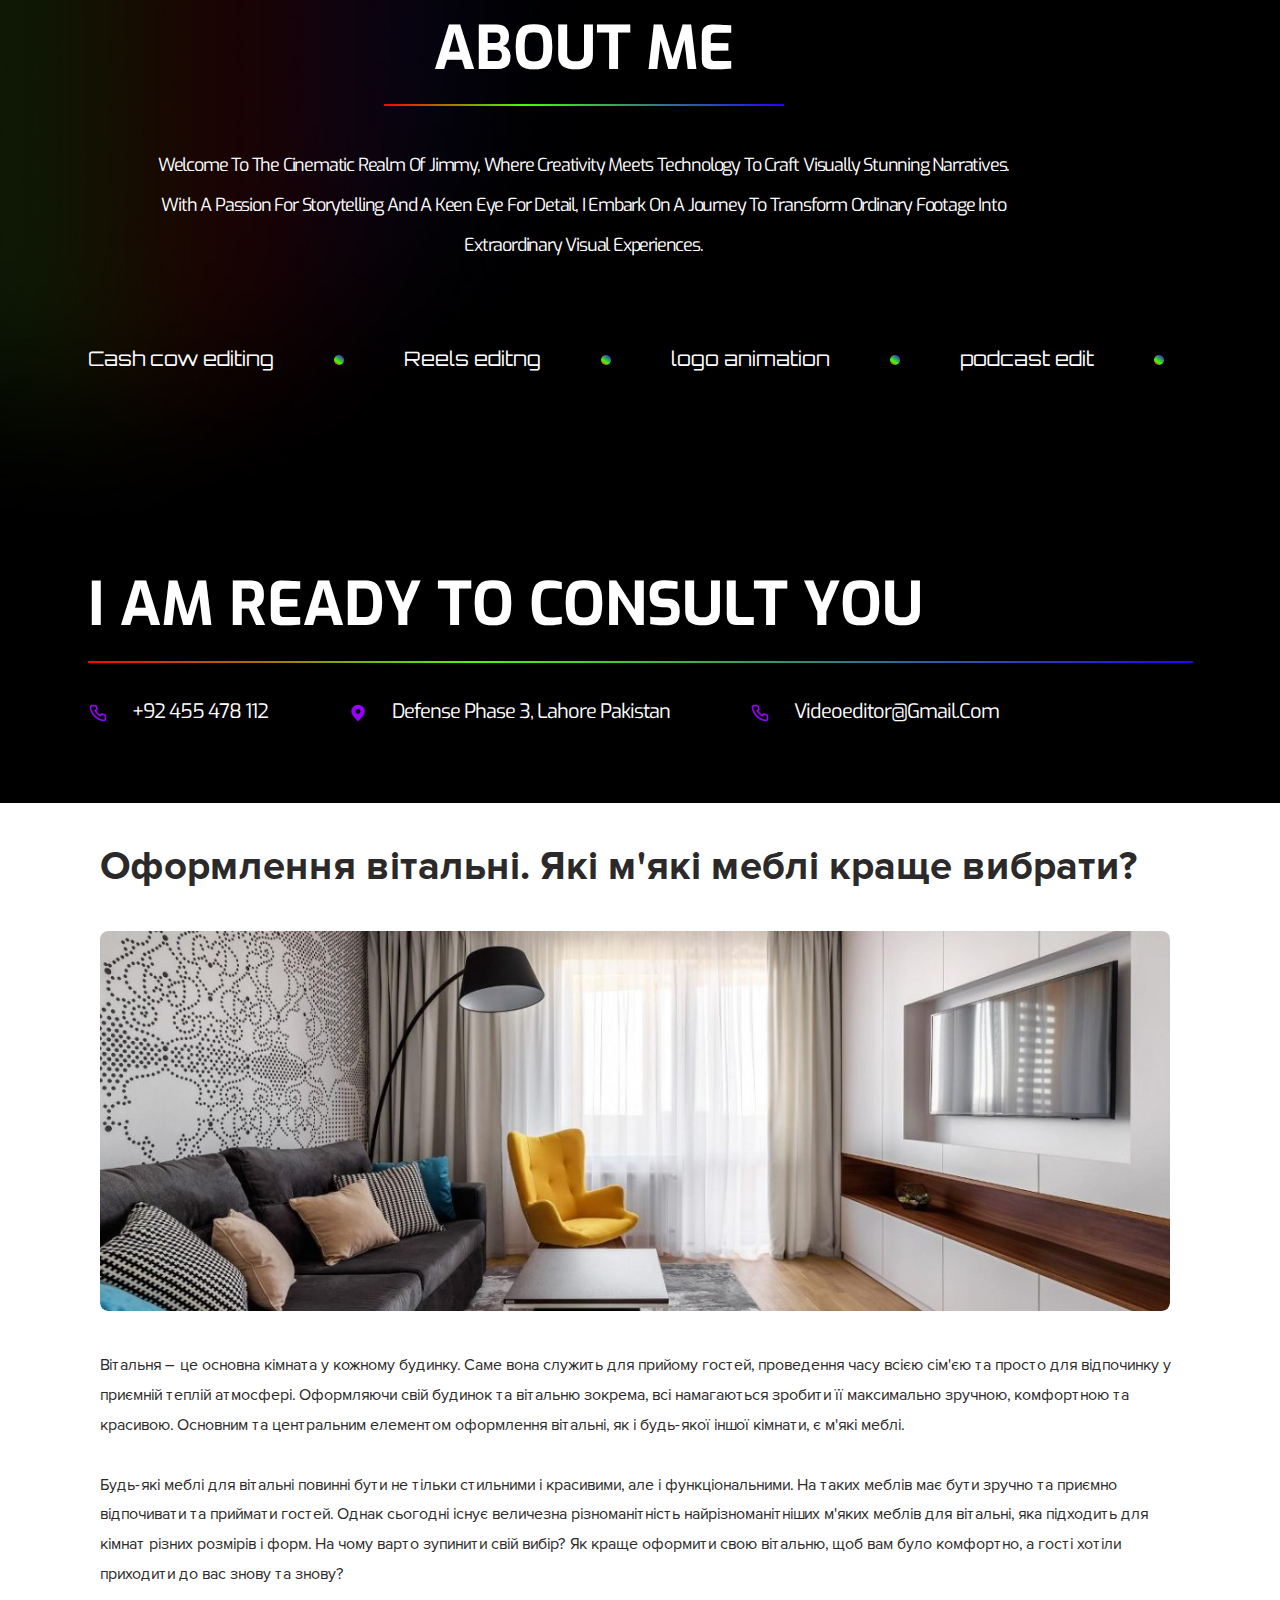
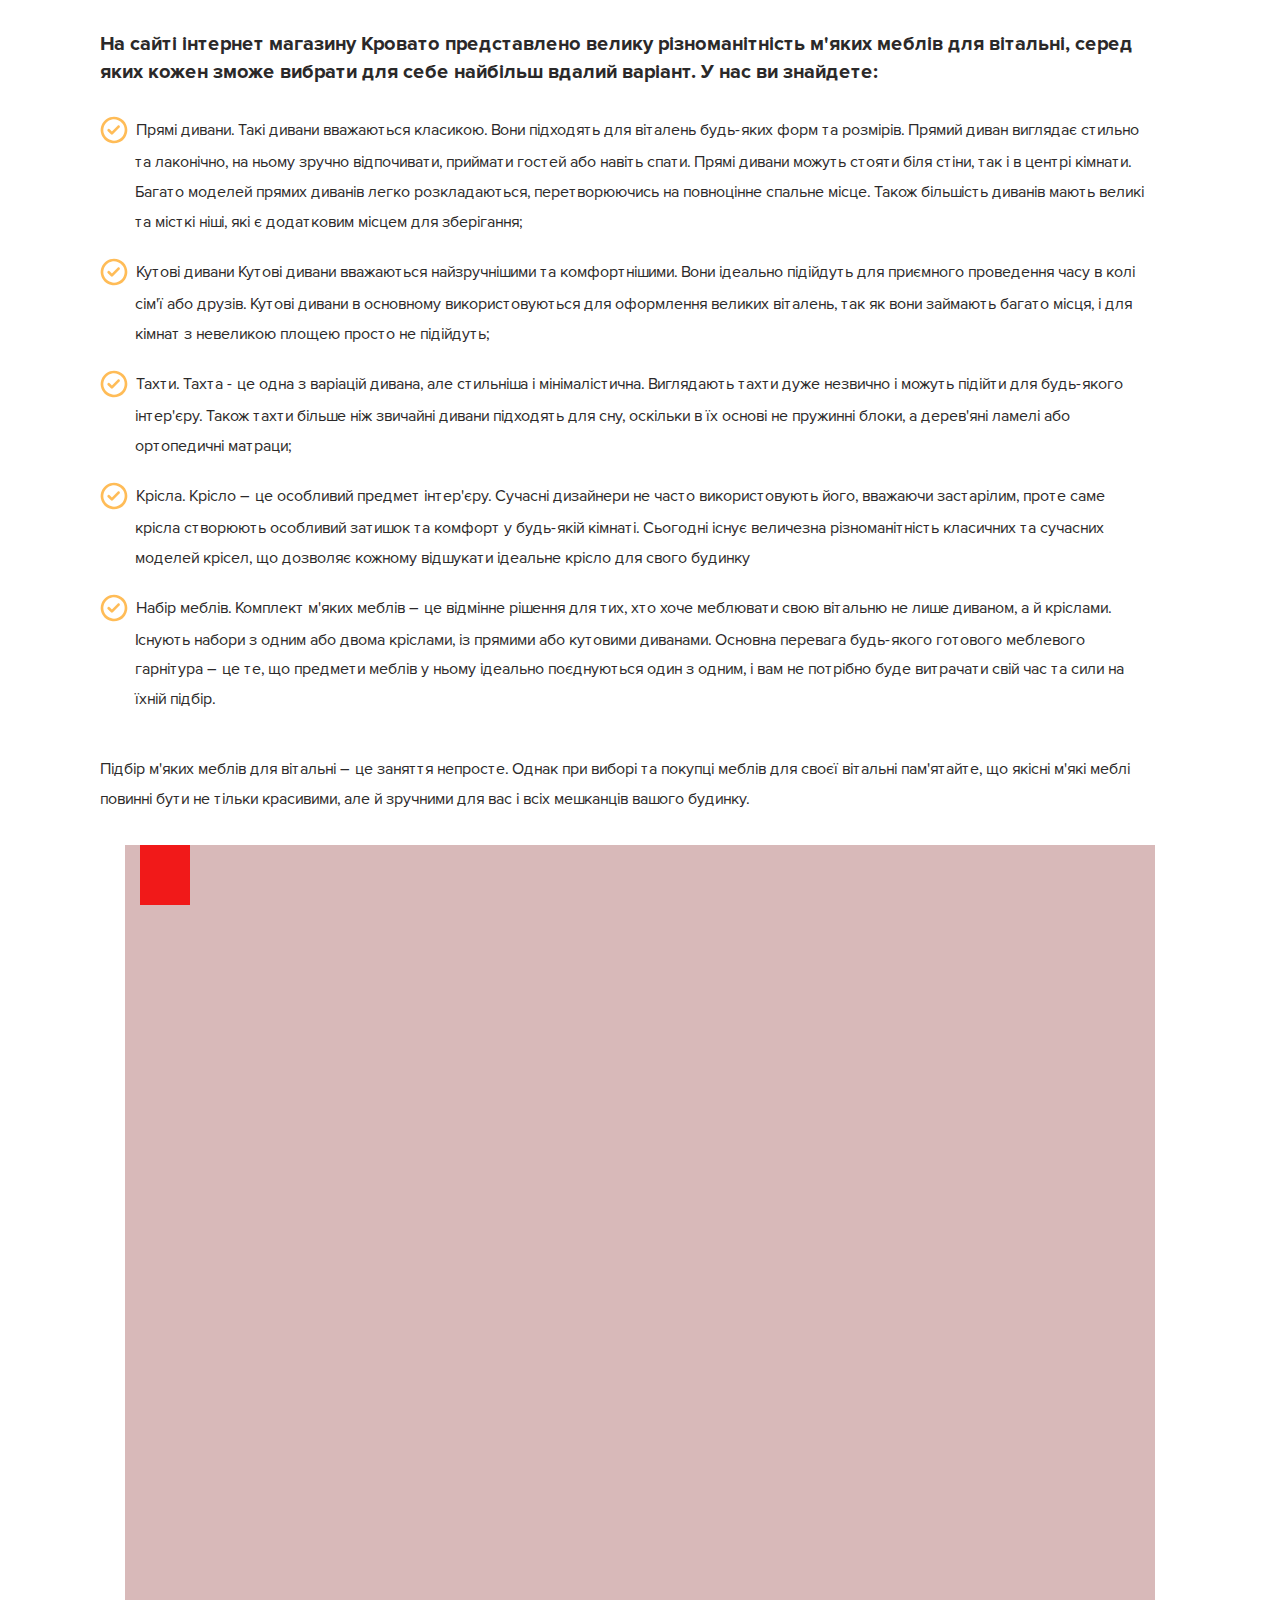
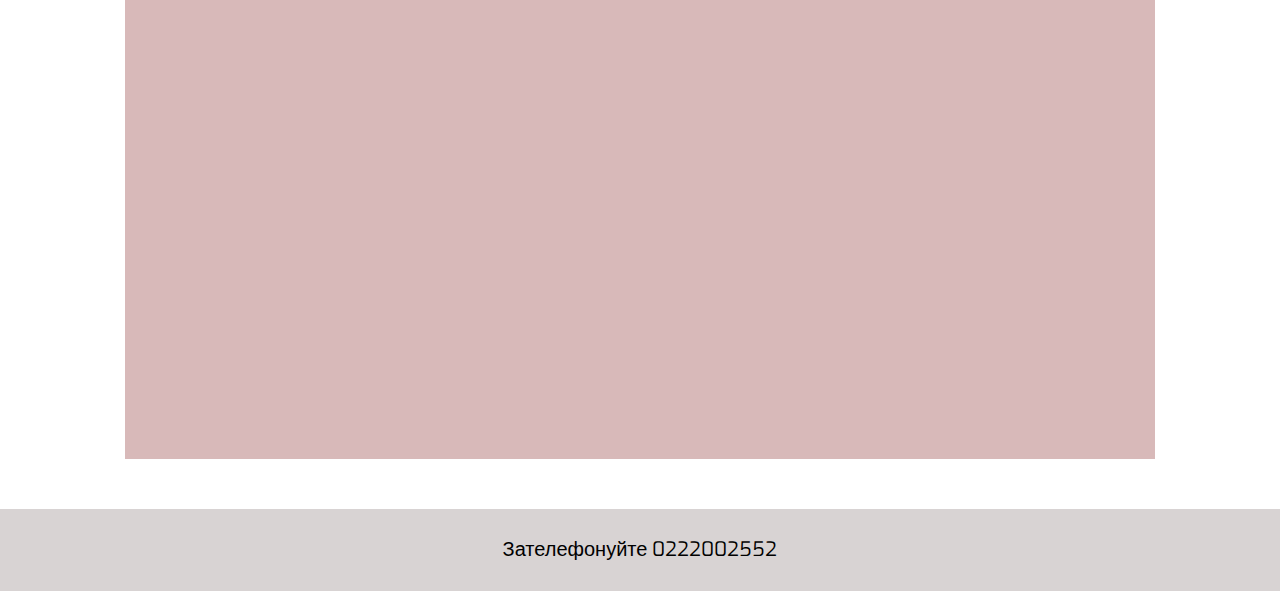
<file: lesson_7/index.html>
<!DOCTYPE html>
<html lang="uk">

<head>
    <meta charset="UTF-8">
    <meta name="viewport" content="width=device-width, initial-scale=1.0">
    <link rel="stylesheet" href="css/style.css">
    <title>Lesson 7</title>
</head>

<body>
    <header class="header">
        <ul>
            <li><a href="#train">Частина 1</a></li>
            <li><a href="#about">Частина 2</a></li>
            <li><a href="#room">Частина 3</a></li>
            <li><a href="#game">Частина 4</a></li>
        </ul>
    </header>
    <main class="main">
        <section class="train" id="train">
        <h1 class="train-title">Тренування :псевдокласи</h1>
       
            <div class="train-block-1"> </div>
            <div class="train-block-2"> </div>
            <div class="train-block-3"> </div>
            <div class="train-block-4">
                <p>
                    Тренування  <a href="#">різних</a> :псевдокласи Тренування <span>:псевдокласи</span></p>
             </div>
             <div class="train-block-5"> 
                <a href="#">Я кнопка </a>
                <a href="#">Я кнопка  2</a>
             </div>
             <a href="#" class="train-p">Тренування Тренування Тренування Тренування Тренування Тренування Тренування Тренування</a> -->
             
       
        <div class="train-text">
                <ul>
                    <li>Я пункт №1</li>
                    <li>Я пункт №2</li>
                    <li>Я пункт №3</li>
                    <li>Я пункт №4</li>
                    <li>Я пункт №5</li>
                    <li>Я пункт №6</li>
                    <li>Я пункт №7</li>
                    <li>Я <span>пункт</span> №8</li>
                    <li>Я пункт №9</li>
                    <li>Я пункт №10</li>
                </ul>
            
            </div>
            <div class="train-text2">
                <ul>
                    <li>список</li>
                    <li>список</li>
                    <li>список</li>
                    <li>список</li>
                    <li>список</li>
                </ul>
            </div>
    </section>
        <section class="about" id="about">
            <div class="about-inner">
                <div class="about-text">
                    <h2 class="title">About me</h2>
                    <p>Welcome to the cinematic realm of Jimmy, where creativity meets technology to craft visually
                        stunning narratives. With a passion for storytelling and a keen eye for detail, I embark on a
                        journey to transform ordinary footage into extraordinary visual experiences.</p>
                </div>
                <ul class="about-list">
                    <li>
                        <a href="#">Cash cow editing</a>
                    </li>
                    <li>
                        <a href="#">Reels editng</a>
                    </li>
                    <li>
                        <a href="#">logo animation</a>
                    </li>
                    <li>
                        <a href="#">podcast edit</a>
                    </li>
                </ul>
                <div class="about-bottom">
                    <h2 class="title ">I am ready to consult you</h2>
                    <ul>
                        <li>
                            <a href="tel:92455478112">+92 455 478 112</a>
                        </li>
                        <li>
                            <a href="https://www.google.com/maps/place/DHA+Phase+3,+%D0%9B%D0%B0%D1%85%D0%BE%D1%80,+%D0%9F%D0%B5%D0%BD%D0%B4%D0%B6%D0%B0%D0%B1,+%D0%9F%D0%B0%D0%BA%D0%B8%D1%81%D1%82%D0%B0%D0%BD/@31.4735919,74.3527338,14z/data=!3m1!4b1!4m6!3m5!1s0x39190676e1e0d841:0xd14d6b7294fdf8a0!8m2!3d31.4748712!4d74.3734092!16s%2Fg%2F1tfrkqwl?entry=ttu"
                                target="_blank">defense phase 3, lahore pakistan</a>
                        </li>
                        <li>
                            <a href="mailto:videoeditor@gmail.com">videoeditor@gmail.com</a>
                        </li>
                    </ul>
                </div>
            </div>
        </section>
        <section class="room" id="room">
            <div class="room-inner">
                <h2 class="room-title"> Оформлення вітальні. Які м'які меблі краще вибрати?</h2>
                <img src="img/room/img-room.svg" alt="Вітальня з меблями оформлена у бежево-сірому кольрах ">
                <div class="room-desr">
                    <p>Вітальня – це основна кімната у кожному будинку. Саме вона служить для
                        прийому гостей, проведення часу всією сім&apos;єю та просто для відпочинку
                        у приємній теплій атмосфері. Оформляючи свій будинок та вітальню зокрема,
                        всі намагаються зробити її максимально зручною, комфортною та красивою.
                        Основним та центральним елементом оформлення вітальні, як і будь-якої
                        іншої кімнати, є м&apos;які меблі.</p>
                    <p> Будь-які меблі для вітальні повинні бути не тільки стильними і красивими,
                        але і функціональними. На таких меблів має бути зручно та приємно
                        відпочивати та приймати гостей. Однак сьогодні існує величезна
                        різноманітність найрізноманітніших м&apos;яких меблів для вітальні, яка
                        підходить для кімнат різних розмірів і форм. На чому варто зупинити свій
                        вибір? Як краще оформити свою вітальню, щоб вам було комфортно, а гості
                        хотіли приходити до вас знову та знову?</p>
                </div>
                <h2 class="room-subtitle">На сайті інтернет магазину Кровато представлено велику різноманітність
                    м&apos;яких меблів для вітальні, серед яких кожен зможе вибрати для себе
                    найбільш вдалий варіант. У нас ви знайдете:</h2>
                <ul class="room-list">
                    <li>
                        Прямі дивани. Такі дивани вважаються класикою. Вони підходять для
                        віталень будь-яких форм та розмірів. Прямий диван виглядає стильно та
                        лаконічно, на ньому зручно відпочивати, приймати гостей або навіть
                        спати. Прямі дивани можуть стояти біля стіни, так і в центрі кімнати.
                        Багато моделей прямих диванів легко розкладаються, перетворюючись на
                        повноцінне спальне місце. Також більшість диванів мають великі та місткі
                        ніші, які є додатковим місцем для зберігання;
                    </li>
                    <li>
                        Кутові дивани Кутові дивани вважаються найзручнішими та комфортнішими.
                        Вони ідеально підійдуть для приємного проведення часу в колі сім&apos;ї
                        або друзів. Кутові дивани в основному використовуються для оформлення
                        великих віталень, так як вони займають багато місця, і для кімнат з
                        невеликою площею просто не підійдуть;
                    </li>
                    <li>
                        Тахти. Тахта - це одна з варіацій дивана, але стильніша і
                        мінімалістична. Виглядають тахти дуже незвично і можуть підійти для
                        будь-якого інтер&apos;єру. Також тахти більше ніж звичайні дивани
                        підходять для сну, оскільки в їх основі не пружинні блоки, а
                        дерев&apos;яні ламелі або ортопедичні матраци;
                    </li>
                    <li>
                        Крісла. Крісло – це особливий предмет інтер&apos;єру. Сучасні дизайнери
                        не часто використовують його, вважаючи застарілим, проте саме крісла
                        створюють особливий затишок та комфорт у будь-якій кімнаті. Сьогодні
                        існує величезна різноманітність класичних та сучасних моделей крісел, що
                        дозволяє кожному відшукати ідеальне крісло для свого будинку
                    </li>
                    <li>
                        Набір меблів. Комплект м&apos;яких меблів – це відмінне рішення для тих,
                        хто хоче меблювати свою вітальню не лише диваном, а й кріслами. Існують
                        набори з одним або двома кріслами, із прямими або кутовими диванами.
                        Основна перевага будь-якого готового меблевого гарнітура – це те, що
                        предмети меблів у ньому ідеально поєднуються один з одним, і вам не
                        потрібно буде витрачати свій час та сили на їхній підбір.
                    </li>
                </ul>
                <p>
                    Підбір м&apos;яких меблів для вітальні – це заняття непросте. Однак при
                    виборі та покупці меблів для своєї вітальні пам&apos;ятайте, що якісні
                    м&apos;які меблі повинні бути не тільки красивими, але й зручними для вас
                    і всіх мешканців вашого будинку.
                </p>
            </div> 
        </section>
        <section class="game" id="game">
            <h2>Гра</h2>
            <div class="line-1"></div>
            <div class="line-2"></div>
            <div class="line-3"></div>
            <div class="line-4 "></div>
            <div class="line-5"></div>
            <div class="line-6"></div>
            <div class="line-7"></div>
            <div class="line-8"></div>
            <div class="line-9"></div>
            <div class="line-10"> </div>
        </section>
    

    </main>
    <footer>
            <h3>
                <a href="tel:0222002552"> Зателефонуйте 0222002552</a>
            </h3>

    </footer>
</body>

</html>
</file>
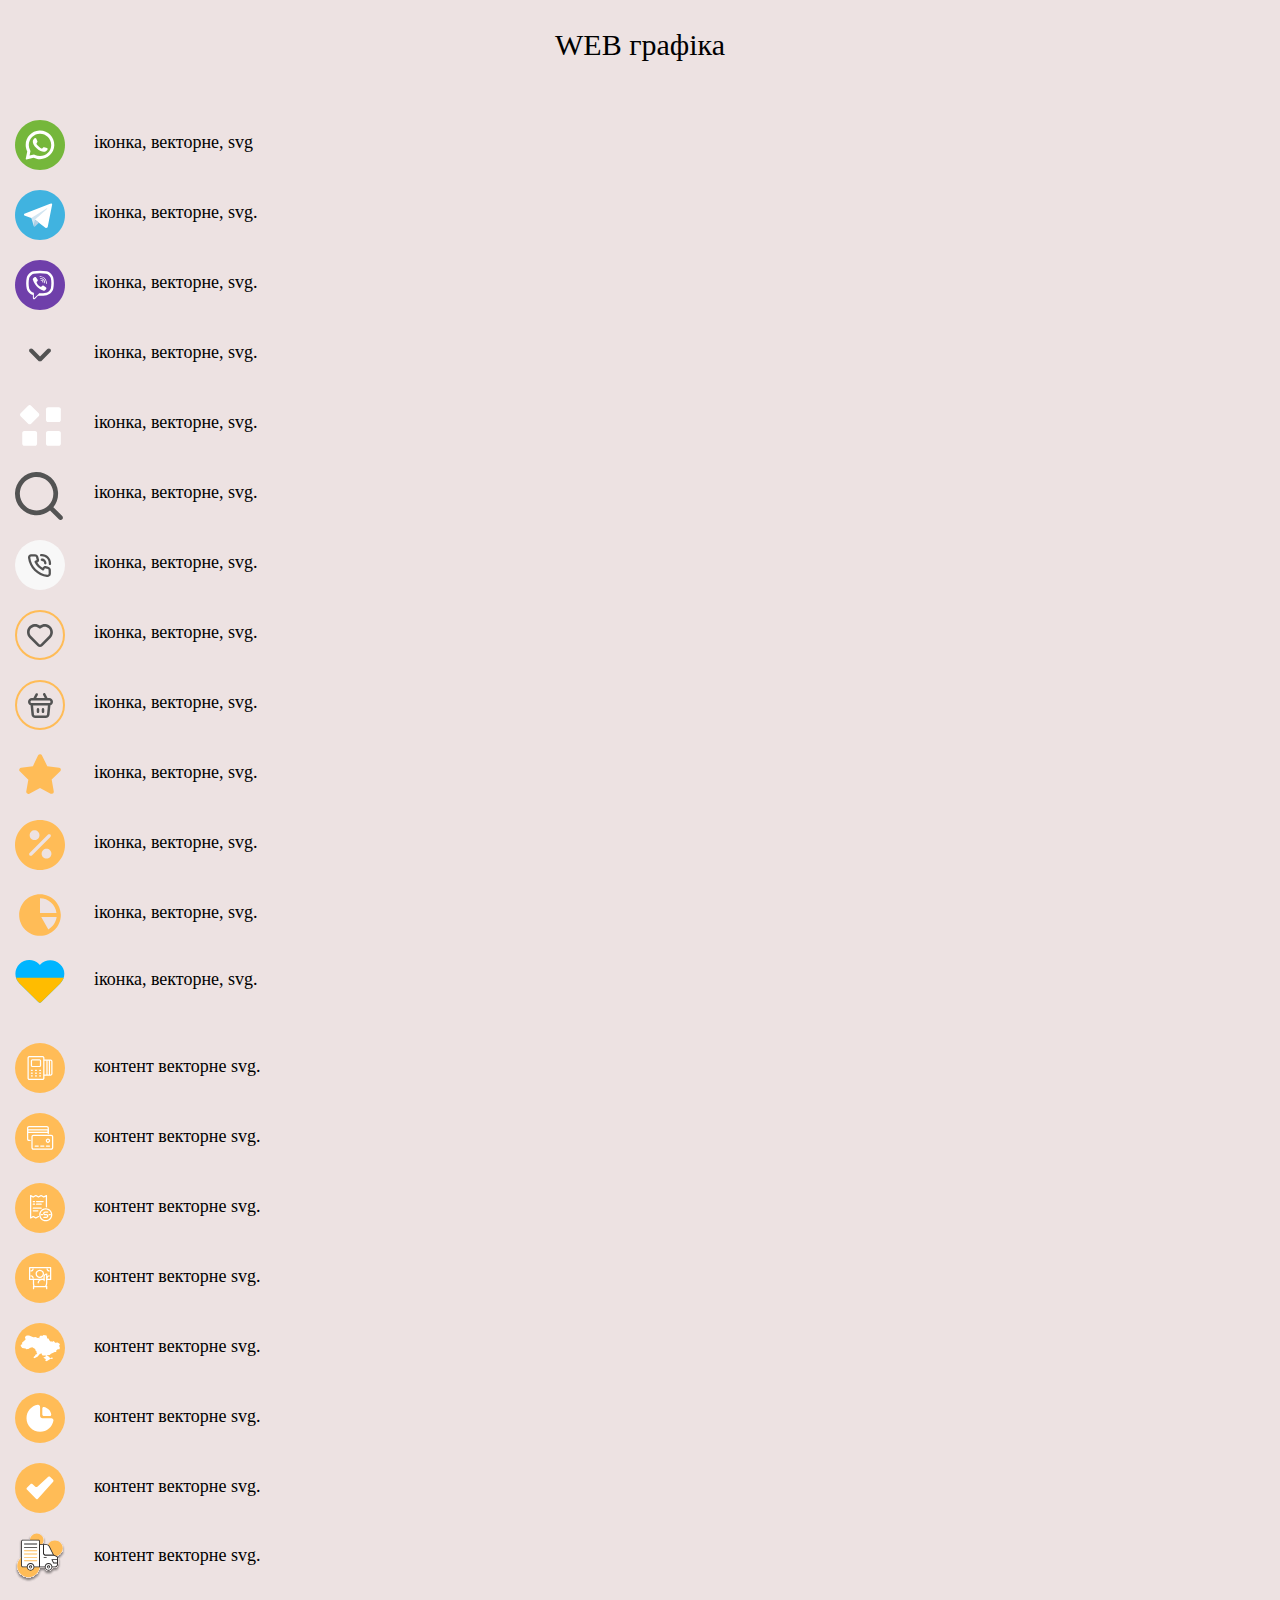
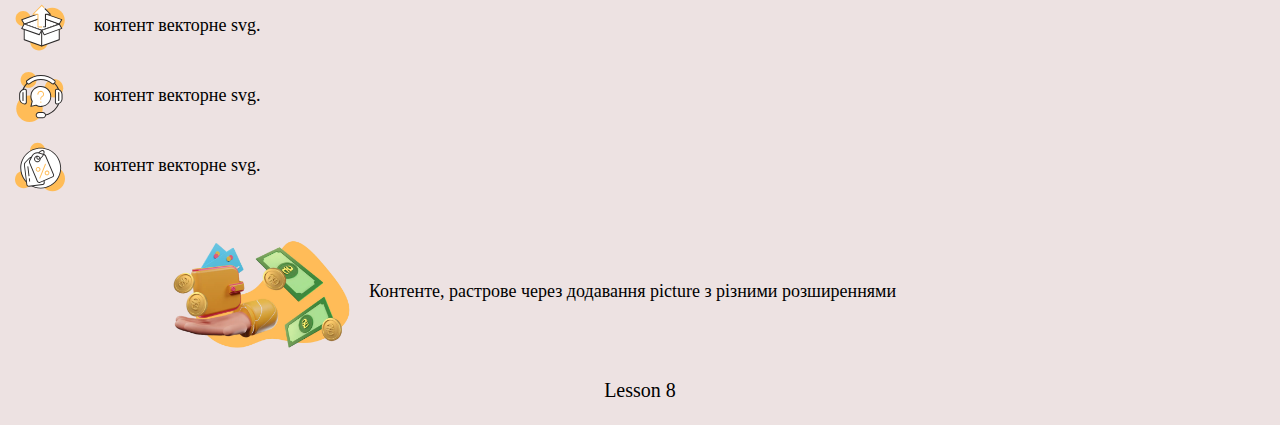
<file: lesson_8/index.html>
<!DOCTYPE html>
<html lang="uk">

<head>
    <meta charset="UTF-8">
    <meta name="viewport" content="width=device-width, initial-scale=1.0">
    <link rel="stylesheet" href="css/style.css">
    <title>Lesson 8</title>
</head>

<body>
    <div class="container">
        <header>
            <h1>WEB графіка</h1>
        </header>
        <main>
            <div class="icons">
                <div>
                    <img src="img/icon/whatsapp.svg" alt="Зв'язок з нами через месенджер whatsapp ">
                    <span> іконка, векторне, svg</span>
                </div>
                <div>
                    <img src="img/icon/telegram.svg" alt="Зв'язок з нами через месенджер telegram">
                    <span> іконка, векторне, svg.</span>
                </div>
                <div>
                    <img src="img/icon/viber.svg" alt="в'язок з нами через месенджер viber">
                    <span> іконка, векторне, svg.</span>
                </div>
                <div>
                    <img src="img/icon/arrow.svg" alt="Іконка для розгортання поля фбо зміни мови">
                    <span> іконка, векторне, svg.</span>
                </div>
                <div>
                    <img src="img/icon/menu-catalog.svg" alt="Іконка каталогу ">
                    <span> іконка, векторне, svg.</span>
                </div>
                <div>
                    <img src="img/icon/search.svg" alt="Іконка в полі пошуку товарів">
                    <span> іконка, векторне, svg.</span>
                </div>
                <div>
                    <img src="img/icon/icon-tel.svg" alt="Іконка номеру телефону ">
                    <span> іконка, векторне, svg.</span>
                </div>
                <div>
                    <img src="img/icon/favorites.svg" alt="Іконка вподобаних товарів ">
                    <span> іконка, векторне, svg.</span>
                </div>
                <div>
                    <img src="img/icon/basket.svg" alt="Іконка доданих товарів у корзину ">
                    <span> іконка, векторне, svg.</span>
                </div>
                <div>
                    <img src="img/icon/promotion.svg" alt="Іконка розділу акцій">
                    <span> іконка, векторне, svg.</span>
                </div>
                <div>
                    <img src="img/icon/sale.svg" alt="Іконка розділу розпродажу ">
                    <span> іконка, векторне, svg.</span>
                </div>
                <div>
                    <img src="img/icon/credit.svg" alt="Іконка розділу кредит  ">
                    <span> іконка, векторне, svg.</span>
                </div>
                <div>
                    <img src="img/icon/heart.svg" alt="Іконка знака питання ">
                    <span> іконка, векторне, svg.</span>
                </div>
            </div>
            <div class="icon-content">
                <div>
                    <img src="img/content-icon-svg/pay-1.svg" alt="Спосіб оплати">
                    <span>контент векторне svg.</span>
                </div>
                <div>
                    <img src="img/content-icon-svg/pay-2.svg" alt="Спосіб оплати">
                    <span>контент векторне svg.</span>
                </div>
                <div>
                    <img src="img/content-icon-svg/pay-3.svg" alt="Спосіб оплати">
                    <span>контент векторне svg.</span>
                </div>
                <div>
                    <img src="img/content-icon-svg/pay-4.svg" alt="Спосіб оплати">
                    <span>контент векторне svg.</span>
                </div>
                <div>
                    <img src="img/content-icon-svg/pay-5.svg" alt="Спосіб оплати">
                    <span>контент векторне svg.</span>
                </div>
                <div>
                    <img src="img/content-icon-svg/pay-6.svg" alt="Спосіб оплати">
                    <span>контент векторне svg.</span>
                </div>
                <div>
                    <img src="img/content-icon-svg/pay-7.svg" alt="Спосіб оплати">
                    <span>контент векторне svg.</span>
                </div>
                <div>
                    <img src="img/content-icon-svg/advantages-1.svg" alt="Іконка переваги">
                    <span>контент векторне svg.</span>
                </div>
                <div>
                    <img src="img/content-icon-svg/advantages-2.svg" alt="Іконка переваги">
                    <span>контент векторне svg.</span>
                </div>
                <div>
                    <img src="img/content-icon-svg/advantages-3.svg" alt="Іконка переваги">
                    <span>контент векторне svg.</span>
                </div>
                <div>
                    <img src="img/content-icon-svg/advantages-4.svg" alt="Іконка переваги">
                    <span>контент векторне svg.</span>
                </div>
            </div>
            <div class="content-img">
                <div>
                    <picture>
                        <source srcset="img/content-img/img-2x.webp 2x,img/content-img/img-3.webp 3x ">
                        <img src="img/content-img/img.webp" alt="Контентне зображення">
                    </picture>
                    <span>Контенте, растрове через додавання picture з різними розширеннями </span>
                </div>
            </div>
        </main>
        <footer>
            <h4>Lesson 8</h4>
        </footer>
    </div>
</body>

</html>
</file>
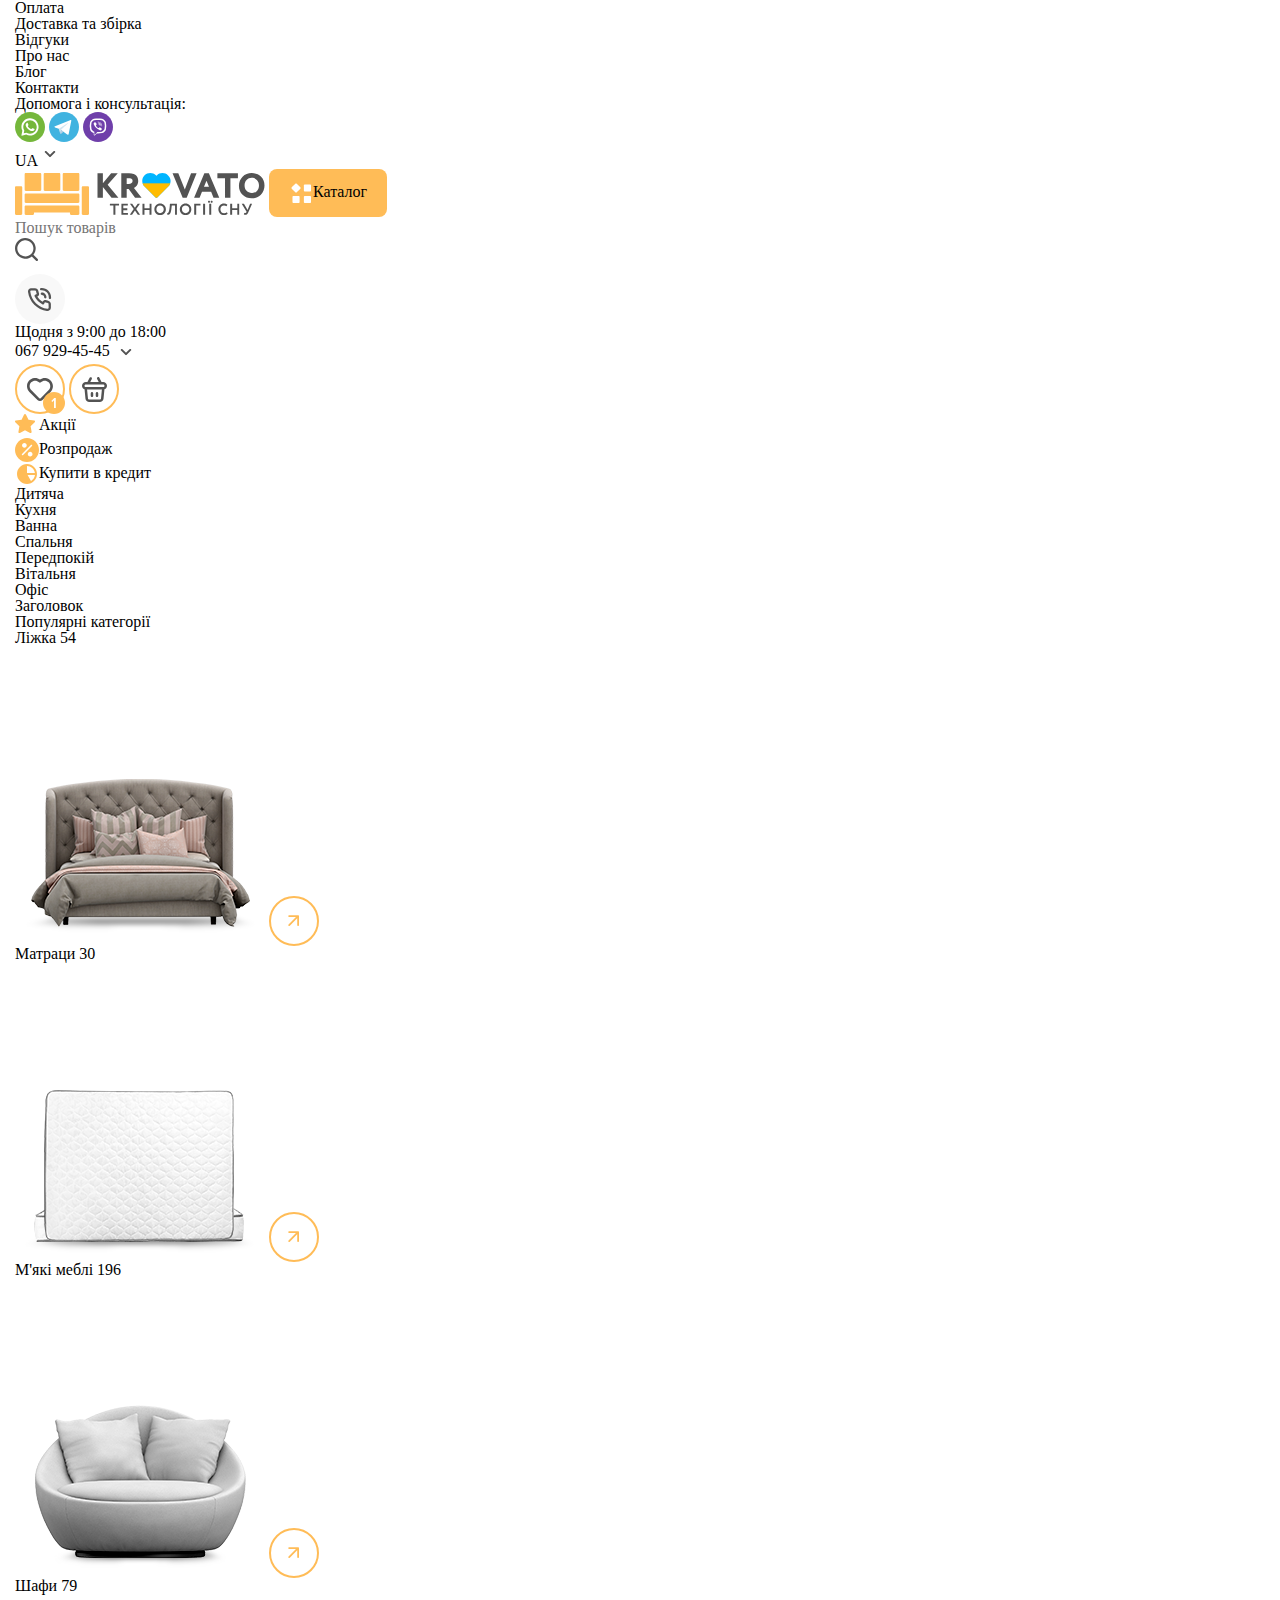
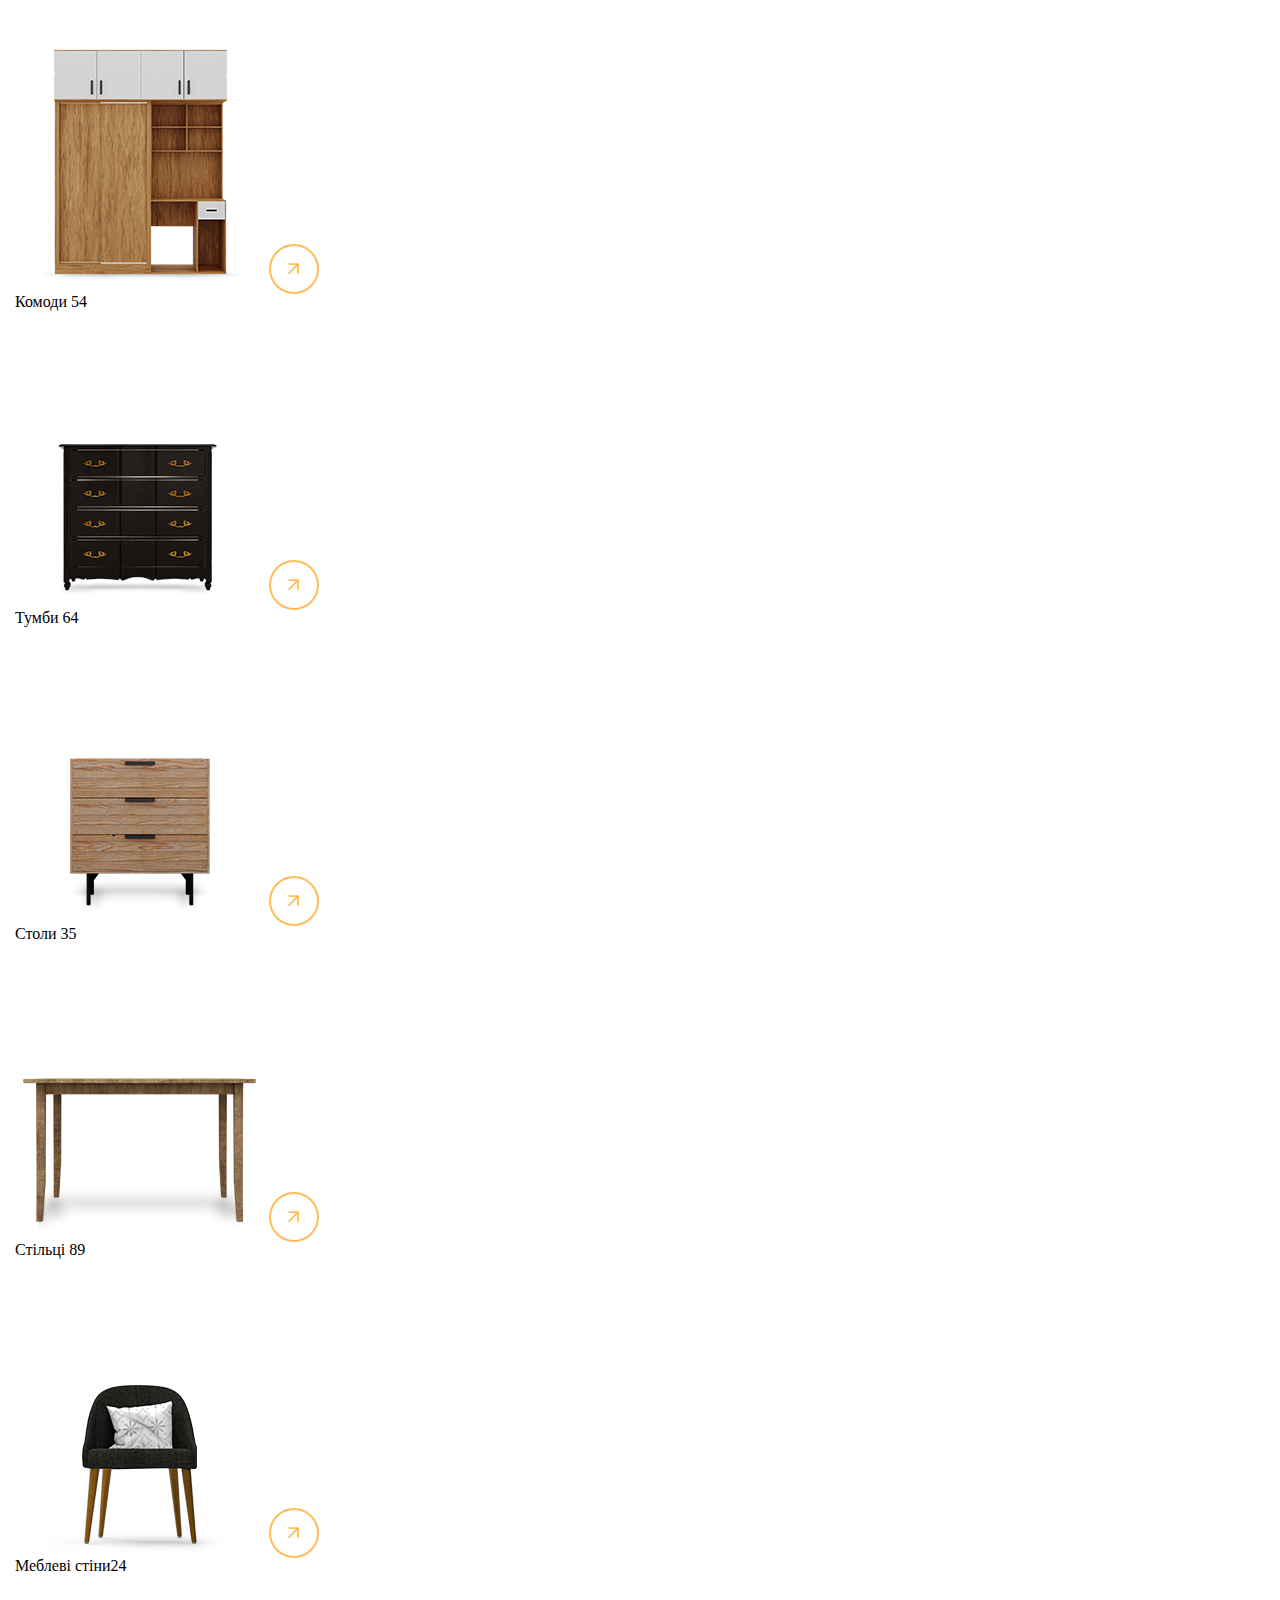
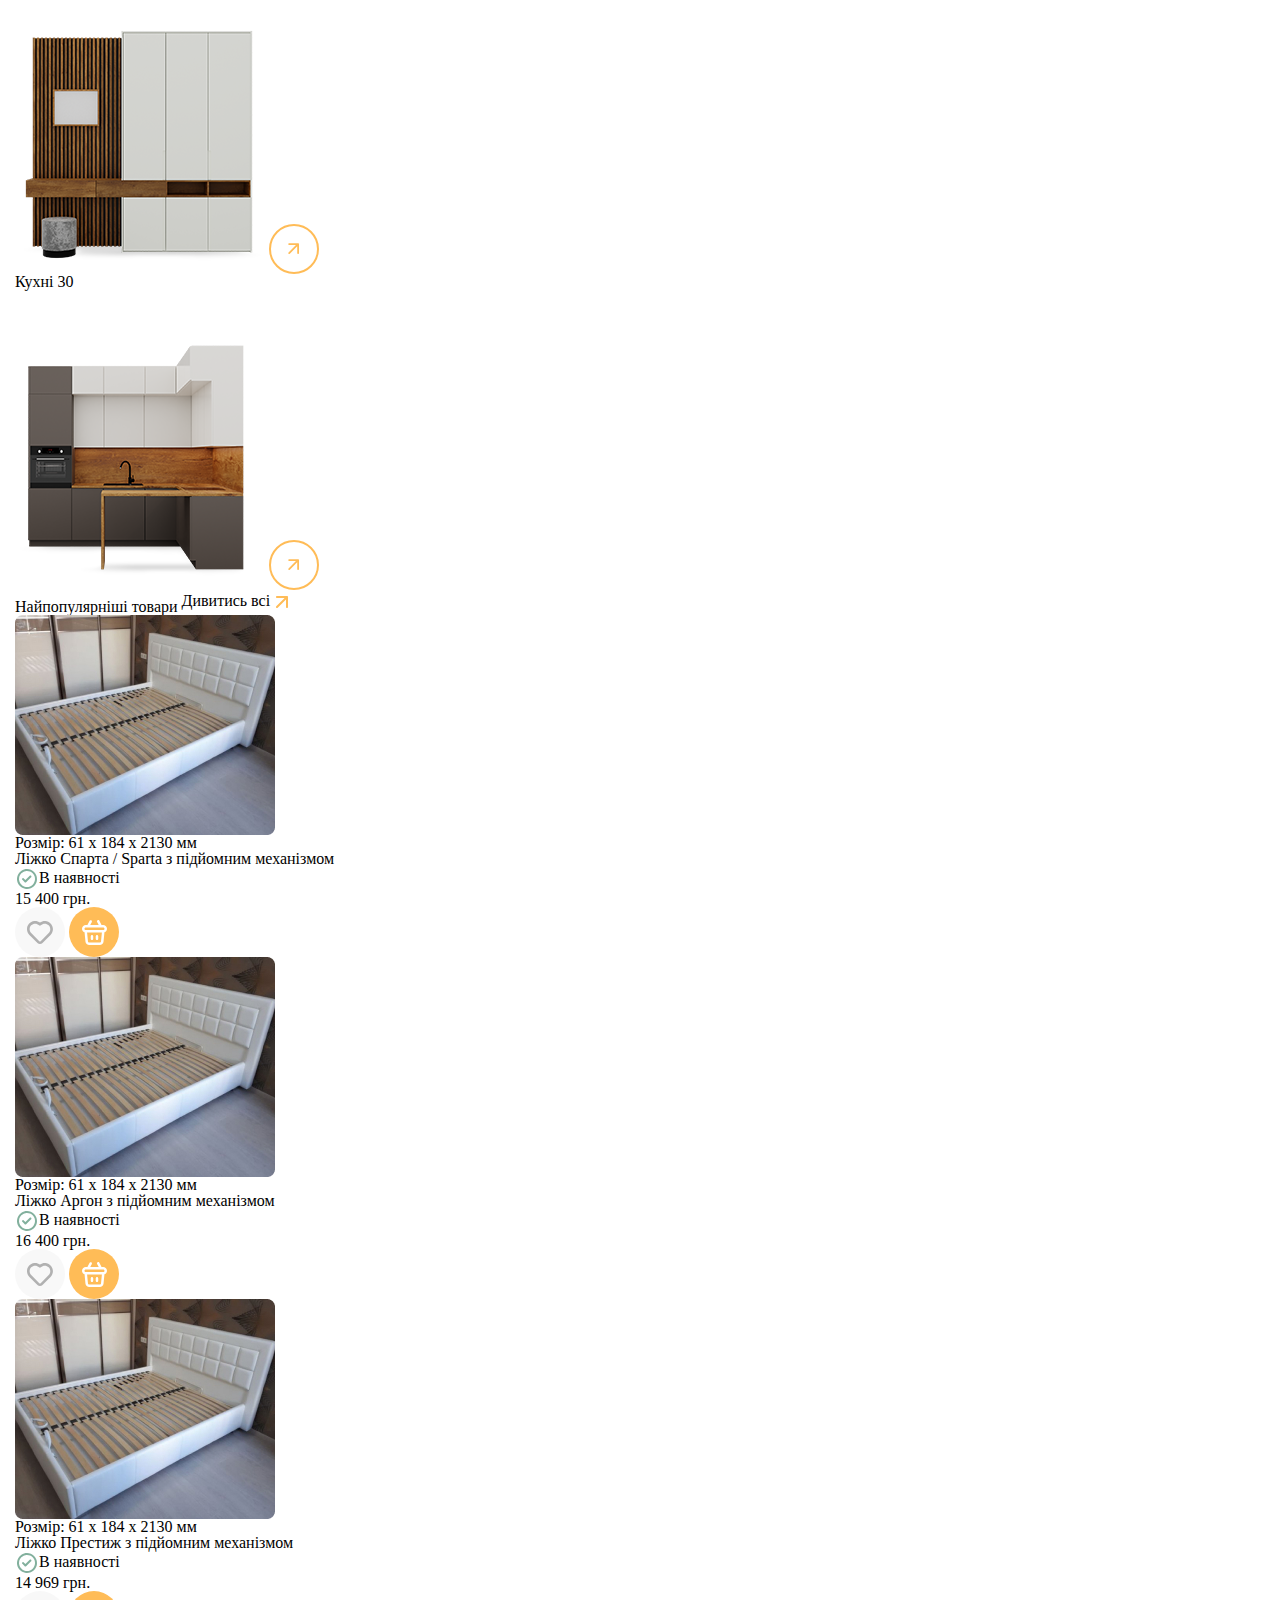
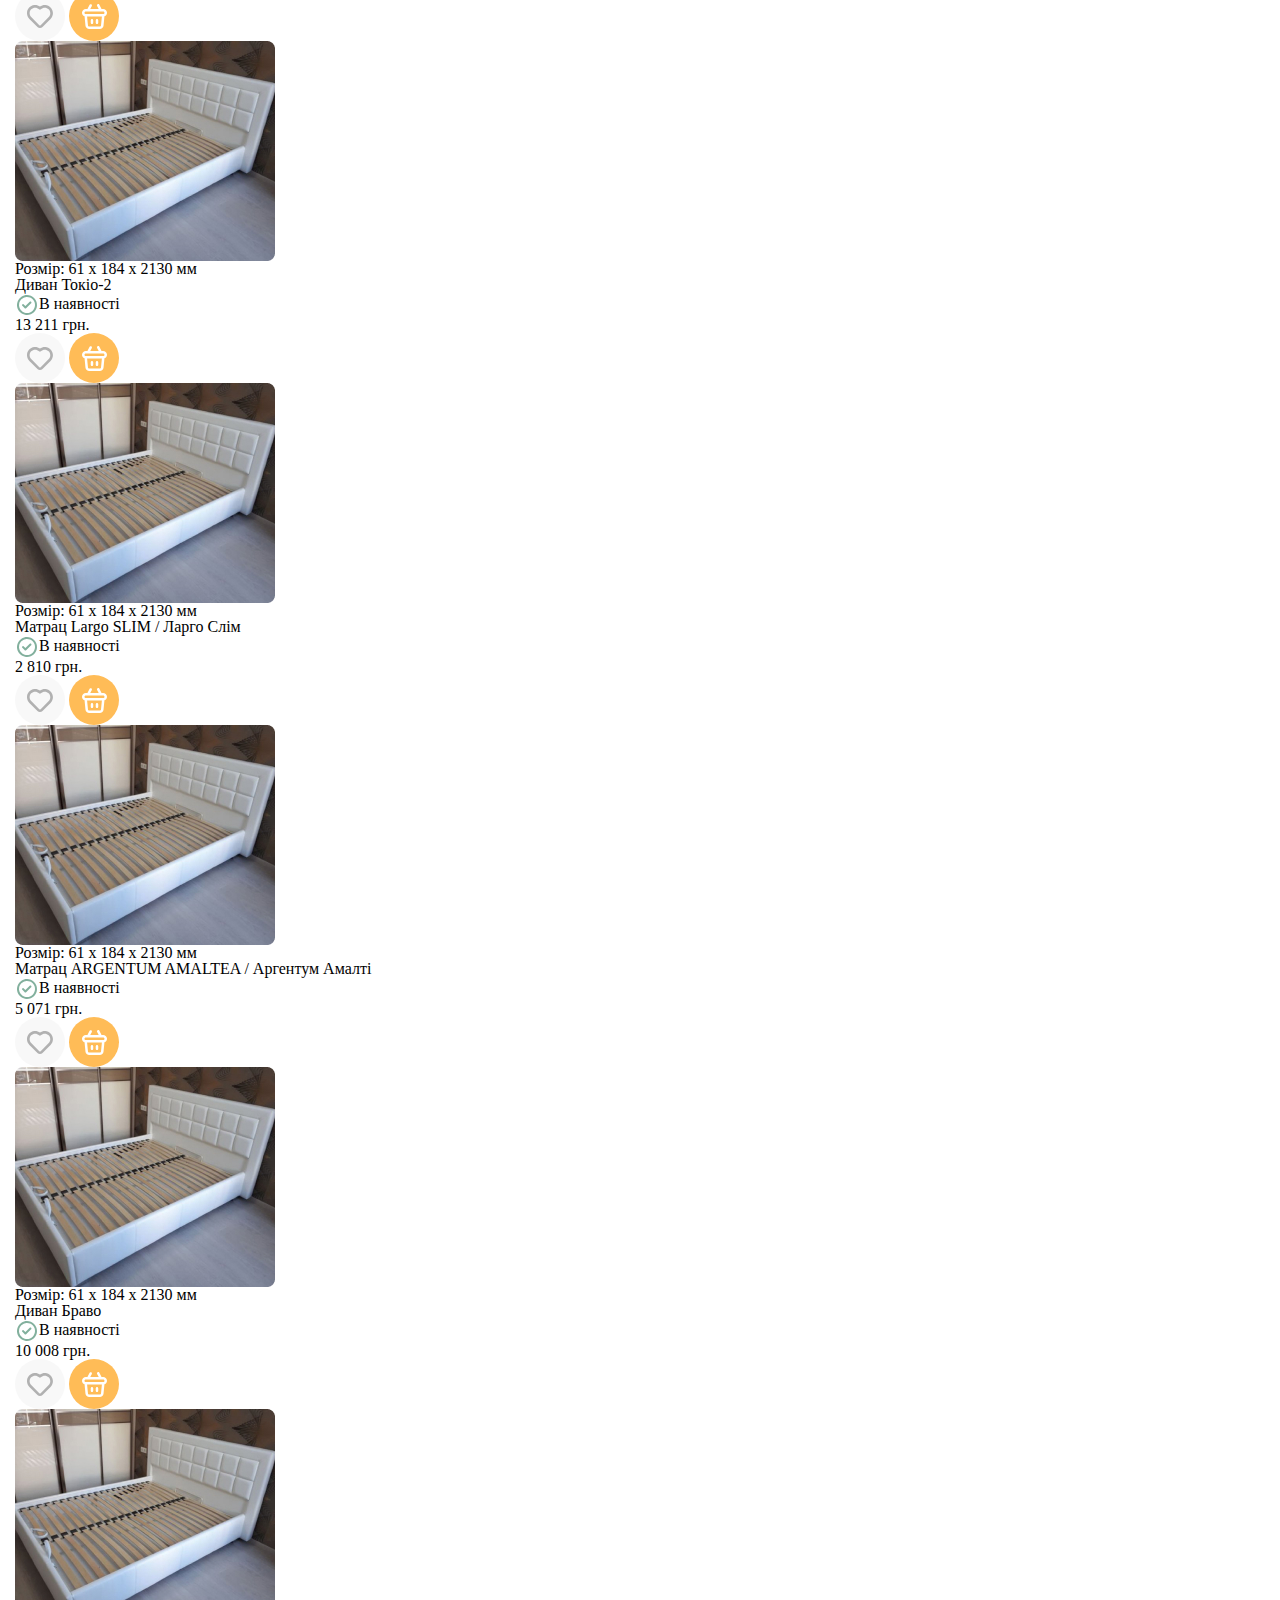
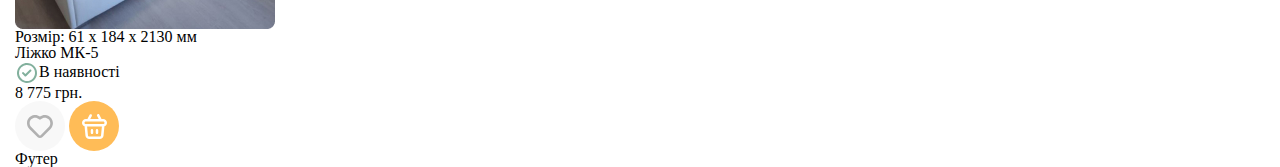
<file: lesson_9/index.html>
<!DOCTYPE html>
<html lang="uk">

<head>
    <meta charset="UTF-8">
    <meta name="viewport" content="width=device-width, initial-scale=1.0">
    <link rel="stylesheet" href="css/style.css">
    <title>Lesson 9</title>
</head>

<body>
    <div class="container">
        <header class="header">
            <div class="header__head">
                <ul class="header__list nav-list">
                    <li class="nav-list__item">
                        <a href="#" class="nav-list__link">Оплата</a>
                    </li>
                    <li class="nav-list__item">
                        <a href="#" class="nav-list__link">Доставка та збірка</a>
                    </li>
                    <li class="nav-list__item">
                        <a href="#" class="nav-list__link">Відгуки</a>
                    </li>
                    <li class="nav-list__item">
                        <a href="#" class="nav-list__link">Про нас</a>
                    </li>
                    <li class="nav-list__item">
                        <a href="#" class="nav-list__link">Блог</a>
                    </li>
                    <li class="nav-list__item">
                        <a href="#" class="nav-list__link">Контакти</a>
                    </li>
                </ul>
                <div class="header__help block-help">
                    <p class="block-help__text">Допомога і консультація:</p>
                    <div class="block-help__icons">
                        <img src="img/header-icons/whatsapp-icon.svg" alt="#" class="block-help__img">
                        <img src="img/header-icons/telegram-icon.svg" alt="#" class="block-help__img">
                        <img src="img/header-icons/viber-icon.svg" alt="#" class="block-help__img">
                    </div>
                    <div class="block-help__lang">
                        <a href="#" class="block-help__button-lang">UA</a>
                    </div>
                </div>
            </div>
            <div class="header__body">
                <img class="header__logo logo-svg" src="img/header-icons/logo-header.svg" alt="#">
                <a href="#" class="header__button button">Каталог</a>
                <div class="header__input search-input">
                    <input class="search-input__area" type="text" placeholder="Пошук товарів">
                </div>
                <div class="header__contacts contacts">
                    <p class="contacts__text">Щодня з 9:00 до 18:00</p>
                    <a href="tel:0679294545" class="contacts__phone">067 929-45-45</a>
                </div>
                <div class="header__purchase box-purchase">
                    <a class="box-purchase__favorites" href="#">
                        <img class="box-purchase__favorites-icon" src="img/header-icons/favorites-icon.svg" alt="#">
                    </a>
                    <a class="box-purchase__basket" href="#">
                        <img class="box-purchase__basket-icon" src="img/header-icons/korzina-icon.svg" alt="#">
                    </a>
                </div>


            </div>
            <div class="header__footer">
                <ul class="header__info-list benefits-list">
                    <li class=" benefits-list__item">
                        <a href="#" class=" benefits-list__link-promotion">Акції</a>
                    </li>
                    <li class=" benefits-list__item">
                        <a href="#" class=" benefits-list__link-sale">Розпродаж</a>
                    </li>
                    <li class=" benefits-list__item">
                        <a href="#" class=" benefits-list__link-credit">Купити в кредит</a>
                    </li>
                </ul>

                <ul class="header__pages nav-list">
                    <li class="nav-list__item">
                        <a href="#" class="nav-list__link">Дитяча</a>
                    </li>
                    <li class="nav-list__item">
                        <a href="#" class="nav-list__link">Кухня</a>
                    </li>
                    <li class="nav-list__item">
                        <a href="#" class="nav-list__link">Ванна</a>
                    </li>
                    <li class="nav-list__item">
                        <a href="#" class="nav-list__link">Спальня</a>
                    </li>
                    <li class="nav-list__item">
                        <a href="#" class="nav-list__link">Передпокій</a>
                    </li>
                    <li class="nav-list__item">
                        <a href="#" class="nav-list__link">Вітальня</a>
                    </li>
                    <li class="nav-list__item">
                        <a href="#" class="nav-list__link">Офіс</a>
                    </li>
                </ul>
            </div>
            <h1>Заголовок </h1>
        </header>
        <main class="main">
            <section class="categories">
                <h2 class="categories__title title">Популярні категорії</h2>
                <div class="categories__box">
                    <div class="categories__item">
                        <p class="categories__sub-title">Ліжка 54</p>
                        <img src="img/categories-img/01.png" alt="#" class="categories__img">
                    </div>
                    <div class="categories__item">
                        <p class="categories__sub-title">Матраци
                            30</p>
                        <img src="img/categories-img/02.png" alt="#" class="categories__img">
                    </div>
                    <div class="categories__item">
                        <p class="categories__sub-title">М'які меблі
                            196</p>
                        <img src="img/categories-img/03.png" alt="#" class="categories__img">
                    </div>
                    <div class="categories__item">
                        <p class="categories__sub-title">Шафи 79</p>
                        <img src="img/categories-img/04.png" alt="#" class="categories__img">
                    </div>
                    <div class="categories__item">
                        <p class="categories__sub-title">Комоди
                            54</p>
                        <img src="img/categories-img/05.png" alt="#" class="categories__img">
                    </div>
                    <div class="categories__item">
                        <p class="categories__sub-title">Тумби
                            64</p>
                        <img src="img/categories-img/06.png" alt="#" class="categories__img">
                    </div>
                    <div class="categories__item">
                        <p class="categories__sub-title">Столи
                            35</p>
                        <img src="img/categories-img/07.png" alt="#" class="categories__img">
                    </div>
                    <div class="categories__item">
                        <p class="categories__sub-title">Стільці
                            89</p>
                        <img src="img/categories-img/08.png" alt="#" class="categories__img">
                    </div>
                    <div class="categories__item">
                        <p class="categories__sub-title">Меблеві стіни24</p>
                        <img src="img/categories-img/09.png" alt="#" class="categories__img">
                    </div>
                    <div class="categories__item">
                        <p class="categories__sub-title">Кухні
                            30</p>
                        <img src="img/categories-img/10.png" alt="#" class="categories__img">
                    </div>
                </div>

            </section>
            <section class="popular">
                <h2 class="popular__title title ">Найпопулярніші товари <span>Дивитись всі</span></h2>
                <div class="popular__items">
                    <div class="popular__card">
                        <img class="popular__img" src="img/popular-img/01.jpg" alt="#">
                        <div class="popular__text-box">
                            <p class="popular__descr-text">Розмір: 61 x 184 x 2130 мм</p>
                            <h3 class="popular__sub-title">Ліжко Спарта / Sparta з підйомним механізмом</h3>
                            <p class="popular__availability">В наявності</p>
                        </div>
                        <div class="popular__about-item">
                            <p class="popular__price popular__price--sale">15 400 грн.</p>
                            <a href="#" class="popular__favorites-link">
                                <img class="popular__icon-favorites" src="img/icons/heart.svg" alt="#">
                            </a>
                            <a href="#" class="popular__basket-link">
                                <img class="popular__icon-basket" src="img/icons/basket-orange.svg" alt="#">
                            </a>
                        </div>
                    </div>
                    <div class="popular__card">
                        <img class="popular__img" src="img/popular-img/01.jpg" alt="#">
                        <div class="popular__text-box">
                            <p class="popular__descr-text">Розмір: 61 x 184 x 2130 мм</p>
                            <h3 class="popular__sub-title">Ліжко Аргон з підйомним механізмом</h3>
                            <p class="popular__availability">В наявності</p>
                        </div>
                        <div class="popular__about-item">
                            <p class="popular__price">16 400 грн.</p>
                            <a href="#" class="popular__favorites-link">
                                <img class="popular__icon-favorites" src="img/icons/heart.svg" alt="#">
                            </a>
                            <a href="#" class="popular__basket-link">
                                <img class="popular__icon-basket" src="img/icons/basket-orange.svg" alt="#">
                            </a>
                        </div>
                    </div>
                    <div class="popular__card">
                        <img class="popular__img" src="img/popular-img/01.jpg" alt="#">
                        <div class="popular__text-box">
                            <p class="popular__descr-text">Розмір: 61 x 184 x 2130 мм</p>
                            <h3 class="popular__sub-title">Ліжко Престиж з підйомним механізмом</h3>
                            <p class="popular__availability">В наявності</p>
                        </div>
                        <div class="popular__about-item">
                            <p class="popular__price">14 969 грн.</p>
                            <a href="#" class="popular__favorites-link">
                                <img class="popular__icon-favorites" src="img/icons/heart.svg" alt="#">
                            </a>
                            <a href="#" class="popular__basket-link">
                                <img class="popular__icon-basket" src="img/icons/basket-orange.svg" alt="#">
                            </a>
                        </div>
                    </div>
                    <div class="popular__card">
                        <img class="popular__img" src="img/popular-img/01.jpg" alt="#">
                        <div class="popular__text-box">
                            <p class="popular__descr-text">Розмір: 61 x 184 x 2130 мм</p>
                            <h3 class="popular__sub-title">Диван Токіо-2</h3>
                            <p class="popular__availability">В наявності</p>
                        </div>
                        <div class="popular__about-item">
                            <p class="popular__price ">13 211 грн.</p>
                            <a href="#" class="popular__favorites-link">
                                <img class="popular__icon-favorites" src="img/icons/heart.svg" alt="#">
                            </a>
                            <a href="#" class="popular__basket-link">
                                <img class="popular__icon-basket" src="img/icons/basket-orange.svg" alt="#">
                            </a>
                        </div>
                    </div>
                    <div class="popular__card">
                        <img class="popular__img" src="img/popular-img/01.jpg" alt="#">
                        <div class="popular__text-box">
                            <p class="popular__descr-text">Розмір: 61 x 184 x 2130 мм</p>
                            <h3 class="popular__sub-title">Матрац Largo SLIM / Ларго Слім</h3>
                            <p class="popular__availability">В наявності</p>
                        </div>
                        <div class="popular__about-item">
                            <p class="popular__price popular__price--sale">2 810 грн.</p>
                            <a href="#" class="popular__favorites-link">
                                <img class="popular__icon-favorites" src="img/icons/heart.svg" alt="#">
                            </a>
                            <a href="#" class="popular__basket-link">
                                <img class="popular__icon-basket" src="img/icons/basket-orange.svg" alt="#">
                            </a>
                        </div>
                    </div>
                    <div class="popular__card">
                        <img class="popular__img" src="img/popular-img/01.jpg" alt="#">
                        <div class="popular__text-box">
                            <p class="popular__descr-text">Розмір: 61 x 184 x 2130 мм</p>
                            <h3 class="popular__sub-title">Матрац ARGENTUM AMALTEA / Аргентум Амалті</h3>
                            <p class="popular__availability">В наявності</p>
                        </div>
                        <div class="popular__about-item">
                            <p class="popular__price popular__price--sale">5 071 грн.</p>
                            <a href="#" class="popular__favorites-link">
                                <img class="popular__icon-favorites" src="img/icons/heart.svg" alt="#">
                            </a>
                            <a href="#" class="popular__basket-link">
                                <img class="popular__icon-basket" src="img/icons/basket-orange.svg" alt="#">
                            </a>
                        </div>
                    </div>
                    <div class="popular__card">
                        <img class="popular__img" src="img/popular-img/01.jpg" alt="#">
                        <div class="popular__text-box">
                            <p class="popular__descr-text">Розмір: 61 x 184 x 2130 мм</p>
                            <h3 class="popular__sub-title">Диван Браво</h3>
                            <p class="popular__availability">В наявності</p>
                        </div>
                        <div class="popular__about-item">
                            <p class="popular__price ">10 008 грн.</p>
                            <a href="#" class="popular__favorites-link">
                                <img class="popular__icon-favorites" src="img/icons/heart.svg" alt="#">
                            </a>
                            <a href="#" class="popular__basket-link">
                                <img class="popular__icon-basket" src="img/icons/basket-orange.svg" alt="#">
                            </a>
                        </div>
                    </div>
                    <div class="popular__card">
                        <img class="popular__img" src="img/popular-img/01.jpg" alt="#">
                        <div class="popular__text-box">
                            <p class="popular__descr-text">Розмір: 61 x 184 x 2130 мм</p>
                            <h3 class="popular__sub-title">Ліжко МК-5</h3>
                            <p class="popular__availability">В наявності</p>
                        </div>
                        <div class="popular__about-item">
                            <p class="popular__price">8 775 грн.</p>
                            <a href="#" class="popular__favorites-link">
                                <img class="popular__icon-favorites" src="img/icons/heart.svg" alt="#">
                            </a>
                            <a href="#" class="popular__basket-link">
                                <img class="popular__icon-basket" src="img/icons/basket-orange.svg" alt="#">
                            </a>
                        </div>
                    </div>





                </div>
            </section>

        </main>
        <footer class="footer">
            <h5 class="footer-title">
                Футер 
            </h5>
        </footer>
    </div>
</body>

</html>
</file>
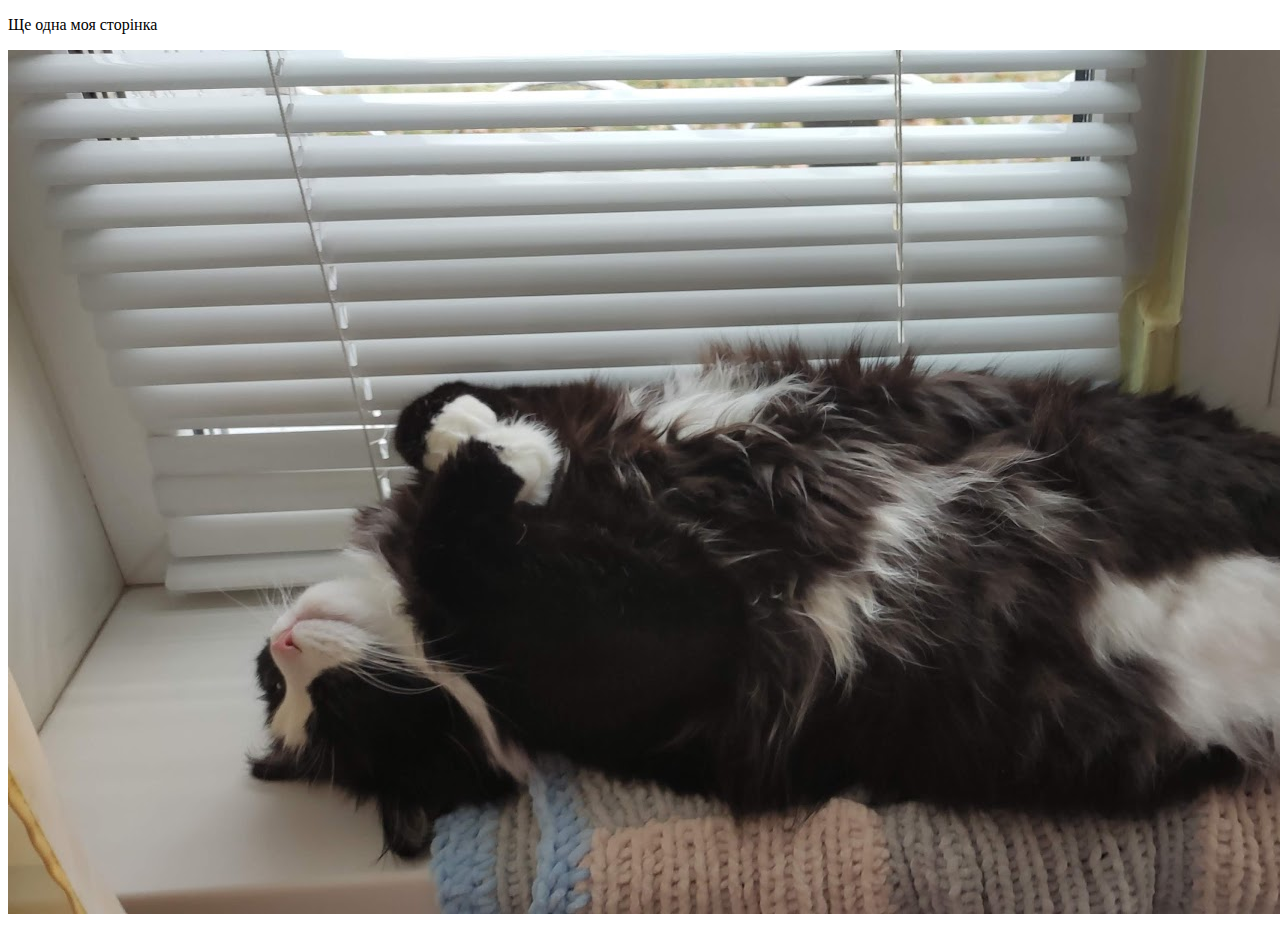
<file: lesson_2/about-cat.html>
<!DOCTYPE html>
<html lang="en">
<head>
    <meta charset="UTF-8">
    <meta name="viewport" content="width=device-width, initial-scale=1.0">
    <title>Сторінка 2 </title>
</head>
<body>
    <header>

    </header>
    <main>
        <div>
            <p>Ще одна моя сторінка</p>
            <img src="img/sleep-on-window.jpg" alt="Кіт спить на вікні ">
        </div>
    </main>
    <footer>
        
    </footer>
</body>
</html>
</file>
<file: lesson_6/css/style.css>
@import url("fonts.css");
@import url("https://fonts.googleapis.com/css?family=Roboto:300,regular&display=swap");
@import url('https://fonts.googleapis.com/css2?family=Quicksand:wght@300..700&display=swap');
@import url("https://fonts.googleapis.com/css?family=Roboto:300&display=swap");
/* reset */
@import url("reset.css");

header{
    text-align: center;
}
header ul li {
    display: inline-block;
    margin-right: 15px;
    padding: 10px 15px;
    line-height: 125%; 
    font-family: "Quicksand",sans-serif;
    font-size: 24px;
}
header ul li:last-child{
    margin: 0;
}
.container-krovato{
    font-family: "Proxima Nova", sans-serif;
    background-color:rgba(30, 40, 50, 0.05);
    color: #2b2929;
    line-height: 187.5%;/* 30/16 */
    margin-bottom: 50px;
}
.krovato-inner{
    max-width: 1100px;
    margin: 0 auto;
    width: 100%;
    padding: 20px 15px 30px;
    
}
.krovato-inner h1{
    font-size: 40px;
    line-height: 120%; /* 48/40 */
    font-weight: 700;
    margin-bottom: 40px;
}
.section-top img{
    width: 100%;
    max-width:1070px ;
    border-radius: 8px;
    margin-bottom: 40px;
}
.section-top{
    margin-bottom: 40px;
}
.section-top p{
    margin-bottom: 25px;
}
.section-top .text{
    margin-bottom: 0;
}
.section-bottom h2{
    font-size: 20px;
    line-height: 140%; /* 28/20 */
    margin-bottom: 45px;
    font-weight: 700;
}

.section-bottom ul li{
    padding-left: 50px;
    min-height: 32px;
    margin-bottom: 30px;
    background:url("../img/minimal-img/vector-list.png") 0 0 /32px  no-repeat;

}
.section-bottom .last-item{
    margin-bottom: 0;
}
.section-bottom ul{
    padding-bottom: 50px;
}

/*********Edu**********/
.container-edu{
    font-size: 0;
    background: url("../img/edu-img/bg.jpg") 0 3%/ cover no-repeat;
    margin-bottom: 50px;
}
.inner-edu{
    width: 100%;
    max-width: 1310px;
    padding: 15px 15px;  
    margin: 0 auto;
    font-family: "Quicksand", sans-serif;
    font-weight: 500;
    color: #fff;
}
.edu-info{
    display: inline-block;
    max-width: 620px ;
    padding: 121px 0 121px;
    margin-right: 130px;
}
.inner-edu h2{
  font-size: 40px;
  font-weight: 700;
  line-height: 120%;
  margin-bottom: 24px;
}
.inner-edu p{
    font-size: 20px;
    line-height: 160%;
    margin-bottom: 24px;
}

.edu-link{
    padding-bottom: 20px;
}
.edu-link a{
    font-weight: 700;
    line-height: 156.25%; 
    font-size: 16px;
    background-color: #fff;
    max-width: 251px;
    border-radius: 8px;
    padding: 12px 20px 12px 50px;
    color: #0d1216;
}

.edu-img{
    display: inline-block;
    width: 100%;
    max-width: 515px;
    padding-left: 40px;
    background:url("../img/edu-img/item3.png") 16px 271px no-repeat, url("../img/edu-img/item2.png")  74px 128px no-repeat, url("../img/edu-img/item1.png") right 67px no-repeat, url("../img/edu-img/fon.png")  19px 55px/100% no-repeat;
}

/*******collection*********/

.collection-container{
    font-family: "Roboto",sans-serif;
    color:#000;
    margin-bottom: 50px;
    background:  url("../img/collection-img/frame2.png") 100% 70% no-repeat ,url("../img/collection-img/frame1.png") 0 90% no-repeat, rgba(30, 40, 50, 0.05) ;
}
.collection-inner{
    width: 100%;
    max-width: 1256px;
    margin: 0 auto 50px;
    padding: 80px 15px 15px;
    text-transform: capitalize;
    font-size: 0;

}
.collection-text{
    display: inline-block;
    vertical-align: middle;
    max-width: 695px;
    padding: 104px 0 120px;
    margin-right: 120px;
    
}
.collection-text h2{
    font-size: 74px;
    font-weight: 300;
    line-height: 74.324324%; 
    margin-bottom: 52px;
}
.collection-text p{
    font-size: 30px;
    font-weight: 400;
    line-height: 183.333333%; 
    margin-bottom: 66px;
    
}

.collection-btn a{
    color: #fff;
    font-size: 29px;
    font-weight: 400;
    width: 223px;
    background-color: #1e2832;
    padding: 19px 26px 19px 64px;
    background-image: url("../img/collection-img/icon.png");
    background-position:  26px 50%;
    background-repeat: no-repeat;
}

.collection-img{
    display: inline-block;
    vertical-align: middle;
    border: 2px solid rgba(0, 0, 0, 0.25); 
    border-radius: 160px 0px; 
    padding-right: 16px;

    
}
.collection-inner img{
    margin-left: -63px;
    margin-top: -20px;
    padding-bottom: 20px;
    width:424px ;
    height: 542px;
    border-radius: 160px 0px; 
 }
.homework{
    padding: 50px 50px;
    font-size: 0;
}
.block-1{
    width: 200px;
    height: 200px;
    border-top:5px dotted red;
    border-left: solid 3px red;
    border-bottom: double 6px red;
    border-right: dashed 4px red;
    display: inline-block;
    margin-right: 10px;

}
.block-2{
    width: 200px;
    height: 200px;
    outline: 4px solid rgb(0, 85, 255);
    display: inline-block;
    margin-right: 10px;
}

.block-3{
    width: 200px;
    height: 200px;
    background: #8bd30f;
    border-radius: 50%;
    display: inline-block;
    margin-right: 10px;
}

.block-4{
    width: 200px;
    height: 200px;
    background: #8bd30f;
    border-radius: 12px 44px 9855px 61px ;
    display: inline-block;
    margin-right: 10px;
}
.block-5{
    width: 200px;
    height: 200px;
    border-radius: 50% 50% 20px 50%;
    display: inline-block;
    outline: 6px solid pink;
    background-image: linear-gradient(20deg, #baabf0 0%, #6e2d64 100%);
}
.block-6{
    width: 200px;
    height: 200px;
    border-radius: 50% 50% 50% 20px;
    display: inline-block;
    outline: 5px dotted rgb(224, 14, 130);
    margin-right: 10px;
    background-image: linear-gradient(20deg, #f2ff3a 0%, #2cd4e3 100%);
    margin-right: 10px;
}
.block-7{
    width: 200px;
    height: 200px;
    display: inline-block;
    border: 1px solid black;
    box-shadow:  78px 57px 18px rgba(18, 20, 15, 0.201);
    margin-right: 100px;
}
.block-8{
    width: 200px;
    height: 200px;
    display: inline-block;
    border: 1px solid black;
    box-shadow:
  3px 1.6px 3.3px rgba(0, 0, 0, 0.014),
  6.5px 3.4px 7.3px rgba(0, 0, 0, 0.018),
  10.9px 5.8px 12.3px rgba(0, 0, 0, 0.02),
  16.5px 8.7px 18.5px rgba(0, 0, 0, 0.023),
  23.8px 12.5px 26.7px rgba(0, 0, 0, 0.026),
  33.7px 17.7px 37.7px rgba(0, 0, 0, 0.031),
  47.8px 25.1px 53.5px rgba(0, 0, 0, 0.037),
  69.4px 36.5px 77.7px rgba(0, 0, 0, 0.046),
  106.9px 56.3px 119.8px rgba(0, 0, 0, 0.056),
  190px 100px 213px rgba(0, 0, 0, 0.07);
    margin-right: 10px;
}


.block-9{
    width: 200px;
    height: 200px;
    background-color: #88de20;
    display: inline-block;
    margin-right: 100px;
    opacity: 0.5;
}
.block-10{
    width: 200px;
    height: 200px;
    display: inline-block;
    background: radial-gradient(circle, rgba(238,174,202,1) 0%, rgba(33,36,24,1) 100%);
}
.block-11{
    width: 800px;
    height: 400px;
    border: 1px solid black;
    background: url("../img/collection-img/frame1.png") 190px 34% ,url("../img/collection-img/frame2.png") 238px 34% no-repeat, url("../img/collection-img/frame2.png") right 97px no-repeat, url("../img/collection-img/frame2.png") -38px -36px no-repeat, radial-gradient(circle, rgb(148, 200, 216) 0%, rgba(33,36,24,1) 100%);
}
</file>
<file: lesson_7/css/style.css>
@import url("fonts.css");
@import url("https://fonts.googleapis.com/css?family=Exo:regular,700&display=swap");
@import url("https://fonts.googleapis.com/css?family=Orbitron:500&display=swap");
/* reset */
@import url("reset.css");

header{
    text-align: center;
    margin-bottom: 20px;
    padding: 20px 10px;

}
header ul li {
    display: inline-block;
    font-size: 20px;
    line-height: 110%;
    font-family: "Exo",sans-serif;
    text-align: center;
}
header ul li:hover {
    color:red;
}

header ul li:not(:last-child){
    margin-right: 15px;
}

.train > *{
    margin-bottom: 25px;
}
.train{
    padding-left: 20px;
    border: 1px solid black;
}


.train-block-1{
    display: inline-block;
    width: 200px;
    height: 200px;
    background-color: #d71313;
    border-radius: 50%;
}
.train-block-1:hover +.train-block-2{
    display: inline-block;

}
.train-block-2{
    display: none;
    width: 200px;
    height: 200px;
    background-color: #40974a;
    border-radius: 50%;
}
.train-block-3{
    width: 200px;
    height: 200px;
    background-color: #b6e811;
    border-radius: 50%;
}
.train-block-3:hover{
    box-shadow: 2px 2px 15px #1e3f0f;
}

.train-block-4:hover p span{
    color:rgba(208, 1, 1, 0.833);
    text-decoration: underline;
}
.train-block-4 a:focus-visible {
    color:rgb(30, 0, 255);
    font-style: italic;
}

.train-block-5 a{
    padding: 15px 25px;
    background-color: #09baeb;
    border-radius: 8px;
    font-size: 20px;
}
.train-block-5 a:hover{
    background: #05f9f9;
    box-shadow: 1px 1px 4px #070d1b;
}
.train-block-5 a:focus{
    background: #015fda;
}
.train-block-5 :last-child{
    background: #e398cb;
}
.train-block-5 :last-child:hover{
    background: linear-gradient(90deg, #000000,#ffffff);
    color:floralwhite;
}
.train-p:focus{
    outline: 2px solid red;
}
.train-text ul li{
    font-size: 18px;
    line-height: 111.111111%; 
    padding: 10px 0;
}

.train-text ul li:not(:last-child){
    margin-bottom: 10px;
}

.train-text ul li:first-child{
    color:red;
}
.train-text ul li:first-of-type{
    background: #d5e386;;
}
.train-text ul li:last-child{
    color:rgb(201, 227, 9);
}
.train-text ul li:last-of-type{
    background: #4fbeab;;
}
.train-text ul li:nth-child(3){
    background-color: #13d516;
}
.train-text ul li:nth-child(2n){
    font-style: italic;
}
.train-text ul li:nth-child(4n + 1){
    border: 3px solid pink;
   
}
.train-text ul li:nth-child(even){
    outline: 4px solid rgb(118, 128, 6);
}
.train-text ul li:nth-child(odd){
    outline: 4px solid rgb(40, 2, 230);
}
.train-text ul li:has(>span){
    font-weight: 700;
}
.train-block-5 :not(:last-child){
    outline: 3px solid black;
}
.train-text2 ul li{
    font-size: 18px;
    line-height: 133.333333%; /* 24/18 */
    padding: 10px;
}
.train-text2 ul li::before{
    content: "";
    vertical-align: middle;
    background: url("../img/train/light-mode.svg") 50% 0 no-repeat;
    width: 25px;
    height: 25px;
    margin-right: 15px;
}
.train-text2 ul li:hover::before{
    background-image: url("../img/train/vector.svg");
}
.train-text2 ul li::after{
    content: "";
    width: 10px;
    height: 10px;
    background-color:red;
    border-radius: 50%;
    vertical-align: middle;
    margin-left: 25px;
}
.train-text2 ul li:hover::after{
    background-color:rgb(30, 255, 0);
}

.train > *:last-child{
margin-bottom: 0;
}

.about-inner >*{
    margin-bottom: 20px;
}
/*****ABOUT *******/
.about{
    background: url("../img/about/bg.jpg")  0 0/cover no-repeat;
    color: #fff;
    font-family: "Exo",sans-serif;
}

.about-inner{
    width: 100%;
    max-width: 1135px;
    padding:120px 15px 80px;
    margin: 0 auto;
}
.about-text{
    text-align: center;
    max-width: 992px;
}
.about-text p{
    padding: 0 55px;
    text-transform: capitalize;
    margin-bottom: 80px;
}

.title{
    font-size: 60px;
    font-weight: 700;
    text-transform: uppercase;
    line-height: 116.666667%; 
    margin-bottom: 40px;
}

.title::after{
    content:"";
    background: linear-gradient(34deg, rgba(255,0,0,1) 0%, rgba(66,255,0,1) 35%, rgba(36,0,255,1) 100%);
    height: 2px;  /* якась дивна ситуація,при 1px не видно лінії*/
    margin: 20px auto;
    width: 400px;
    display: block;
    transition: 1s;
}
.title:hover::after{
    width: 600px;
}
.about-bottom h2::after{
    width: 100%;
}
.about-bottom h2:hover::after{
    background: radial-gradient(circle, rgba(161,180,58,1) 0%, rgba(253,29,29,1) 50%, rgba(252,69,69,1) 100%);
    width: 100%;
}

.about-text p{
  font-size: 18px;
  text-align: center;
  line-height: 222.222222%; 
  letter-spacing: -1.2px;
}
.about-list{
    font-size: 0;
    margin-bottom: 200px;
} 
.about-list li{
    display: inline-block;
}
.about-list li:not(:last-child){
    margin-right: 60px;
}
.about-list a {
    font-size: 20px;
    font-family: "Orbitron",sans-serif;
    line-height: 125%; 
}
.about-list a::after{
    content: "";
    width: 10px;
    height: 10px;
    background:linear-gradient(34deg, rgba(255,0,0,1) 0%, rgba(66,255,0,1) 35%, rgba(36,0,255,1) 100%);
    border-radius: 50%;
    vertical-align: middle;
    margin-left: 60px;
}


.about-list a:hover::after{
    background:radial-gradient(circle, rgba(161,180,58,1) 0%, rgba(253,29,29,1) 50%, rgba(252,69,69,1) 100%);
}
.about-bottom ul {
    font-size: 0;
}
.about-bottom ul li:not(:last-child){
    margin-right: 80px;
}
.about-bottom ul li {
    display: inline-block;
    font-size: 20px;
    font-weight: 400;
    letter-spacing: -1px;
    line-height: 50%;
    text-transform: capitalize;
}

.about-bottom ul li::before{
    content: "";
    width: 20px;
    height: 20px;
    vertical-align: middle;
    margin-right: 20px;
}
.about-bottom ul li:nth-child(1)::before{
    background: url("../img/about/call.png") no-repeat
}

.about-bottom ul li:nth-child(2)::before{
    background: url("../img/about/location.png") no-repeat
}
.about-bottom ul li:nth-child(3)::before{
    background: url("../img/about/call.png") no-repeat
}

.about-bottom ul li:hover{
    color: #953ded;
}

.about-inner >*:last-child{
    margin-bottom: 0px;
}


/*******room*****/
.room-inner > * {
    margin-bottom: 25px;
}
.room{
    color: #2b2929;
    font-family: "Proxima Nova",sans-serif;
}

.room-inner{
    max-width: 1110px;
    width: 100%;
    margin: 0 auto;
    padding: 40px 15px 30px;
}
.room-title{
    font-size: 40px;
    line-height: 120%; 
    margin-bottom: 40px;
    font-weight: 700;
}
.room-inner img{
    max-width: 1070px;
    width: 100%;
    border-radius: 8px;
    margin-bottom: 40px;
}
.room-desr{
    margin-bottom: 40px;
}
.room-desr p:not(:last-child){
    margin-bottom: 30px;

}
.room-desr p{
    line-height: 187.5%;
    letter-spacing: 0;
    text-transform: none;
}
.room-list{
    margin-bottom:40px;
    padding: 0 35px 0;
}
.room-subtitle{
    font-size: 20px;
    line-height: 140%;
    margin-bottom: 30px;
    font-weight: 700;
}
.room-list li:not(:last-child){
    margin-bottom: 20px;

}
.room-list li{
    font-weight: 400;
    line-height: 187.5%; /* 30/16 */
   
}
.room-list li::before{
    content: "";
    background: url("../img/room/ok-vector.svg");
    width: 32px;
    height:32px;
    vertical-align: top;
    margin-left: -35px;
}
.room-list li:hover::before{
    background:  #ffbc578d;
    border-radius: 50%;
    
}
.room-inner p:last-child{
    line-height: 187.5%;
    text-transform: none;
}
.room-inner > :last-child {
    margin-bottom: 0;
}


/*******Game******/
.game {
    width: 1030px;
    margin: 0 auto 50px;
    padding: 0 15px;
    max-width: 100%;
    text-align: initial;
    font-size: 0;
    background-color: #d8b9b9;

  }
  
  .line-1 {
    width: 50px;
    height: 60px;
    background-color: #f11919;
  }
  .line-2 {
    width: 50px;
    height: 100px;
    background-color: blue;
    visibility: hidden;
  }
  .line-3 {
    width: 150px;
    height: 20px;
    background-color: orange;
    visibility: hidden;
    display: inline-block;
    vertical-align: top;
  }
  
  .line-4 {
    width: 600px;
    height: 25px;
    background-color: pink;
    visibility: hidden;
    display: inline-block;
    vertical-align: top;
  }
  .line-5 {
    width: 40px;
    height: 170px;
    background-color: gold;
    display: inline-block;
    visibility: hidden;
  }
  .line-6 {
    width: 79%;
    height: 70px;
    background-color: rebeccapurple;
    display: block;
    visibility: hidden;
  }
  .line-7 {
    width: 40px;
    height: 170px;
    background-color: yellowgreen;
    display: inline-block;
    visibility: hidden;
  }
  
  .line-8 {
    width: 400px;
    height: 40px;
    background-color: brown;
    display: inline-block;
    visibility: hidden;
  }
  .line-9 {
      width: 50px;
      height: 80px;
      background-color: navy;
      display: inline-block;
      visibility: hidden;
      vertical-align: middle;
    }
    
    .line-10{
        visibility: hidden;
    }
    .line-10::after{
        display: block;
        width: 100%;
        height: 604px;
        content:"";
        background:url("../img/homer.jpg") 50% 0 no-repeat;
        
    }
  
  .line-1:hover + .line-2,
  .line-2:hover {
    visibility: visible;
  }
  .line-2:hover + .line-3,
  .line-3:hover {
    visibility: visible;
  }
  .line-3:hover + .line-4,
  .line-4:hover {
    visibility: visible;
  }
  .line-4:hover + .line-5,
  .line-5:hover {
    visibility: visible;
  }
  .line-5:hover + .line-6,
  .line-6:hover {
    visibility: visible;
  }
  .line-6:hover + .line-7,
  .line-7:hover {
    visibility: visible;
  }
  .line-7:hover + .line-8,
  .line-8:hover {
    visibility: visible;
  }
  .line-8:hover + .line-9,
  .line-9:hover {
    visibility: visible;
  }
  .line-9:hover + .line-10,
  .line-10:hover {
    visibility: visible;
  }
.line-9 + .line10,
.line-10:hover{
    visibility: visible;
}
footer{
    text-align: center;
    background-color: #d8d3d3;
}

footer h3{
    font-size: 20px;
    line-height: 110%;
    font-family: "Exo",sans-serif;
    padding: 30px 10px;
}
</file>
<file: lesson_10/css/style.css>
@import url("fonts.css");
/* reset */
@import url("reset.css");

.wrapper {
  width: 100%;
  max-width: 1320px;
  padding: 0 15px;
  margin: 0 auto;
  overflow: clip;
  min-height: 100%;
  color: #2b2929;
  font-family: "Proxima Nova",sans-serif;
  font-weight: 400;

}
body{
  background-color:#F8F8F8;
}

.header {
  padding: 25px 10px 25px 0;
}
.header__logo {
  margin-right: 34px;
}
.menu {
  display: inline-block;
  position: relative;
}
.menu__button {
  background-color: #ffbc57;
  border-radius: 8px;
  padding: 11px 20px 11px 20px;
  color: #fff;
  font-size: 19px;
  line-height: 79.166667%;
  margin-bottom: 30px;
  
}

.menu__button::before {
  content: "";
  background: url("../img/menu-img/menu-close.svg") no-repeat;
  width: 24px;
  height: 24px;
  vertical-align: middle;
  margin-right: 10px;
}
.menu__button:hover::before {
  background: url("../img/menu-img/menu-open.svg") no-repeat;
}
.menu__list {
  min-width: 300px;
  position: absolute;
  border-radius: 8px;
  right: 100%;
  display: none;
  background-color:#F8F8F8;
  z-index: 5;
}


.menu__button:hover + .menu__list,
.menu__button:focus + .menu__list,
.menu__list:hover {
  display: block;
}

.menu__item {
  padding: 10px 20px 10px 30px;
}

.menu__item:hover{
  background-color: #ffbc57;
}

.menu__link::after {
  content: "";
  background: url("../img/menu-img/menu-arrow.svg") no-repeat;
  width: 24px;
  height: 24px;
  vertical-align: middle;
  position: absolute;
  right: 0;
  padding-right: 39px;
}
.menu__item:hover .menu__link::after{
  background: url("../img/menu-img/arrow-hover.svg") no-repeat;
}
.menu__item img {
  max-width: 40px;
  margin-right: 15px;
  vertical-align: middle;
}
.menu__link {
  color: #2b2929;
  font-size: 20px;
  line-height: 140%;
  vertical-align: middle;
  margin-right: 5px;
}

.sub-menu__list {
  position: absolute;
  z-index: 5;
  top: 0;
  left: 100%;
  width: 320px;
  height: 100%;
  overflow-y: auto;
  margin-right: 150px;
  border-radius: 0 8px 8px 0;
  display: none;
  padding: 20px 10px 30px 20px;
  background-color:#F8F8F8;
}

.sub-menu__item:not(:last-child) {
  margin-bottom: 33px;
}
.sub-menu__link {
  color: #2b2929;
  font-size: 19px;
  line-height: 4.75%;
}
.sub-menu__link:hover{
  text-decoration: underline;
  color:#ffbc57;
}
.menu__item:hover .sub-menu__list {
  display: block;
}

.sub-menu__list::after {
  content: "";
  background-color: #ffbc57;
  height: 100%;
  width: 5px;
  position: absolute;
  top: 0;
  left: 0;
}

/***********************/

.page__title{
  margin-bottom:40px ;
  font-size: 40px;
  font-weight: 600;
  line-height: 120%; 
}
.item{
  background-color: #fff;
  max-width: 250px;
  border-radius: 8px;
  position: relative;
  display: inline-block;
}

.item__info-box{
  padding: 20px;
}
.item__title{
  font-size: 20px;
  line-height: 140%; 
  display: inline-block;
  vertical-align: middle;
  min-width: 80%;
}
.item__count{
  display: inline-block;
  vertical-align: middle;
  color: #b1b1b1;
  font-size: 20px;
  line-height: 140%; 
}

.item__img{
  width: 100%;
}

.item__arrow-link{
  position: absolute;
  bottom: 15px;
  right: 15px;
}
.item:hover{
  box-shadow: 5px 2px 5px rgba(182, 178, 178, 0.466);
}
</file>
<file: lesson_11/css/style.css>
/* reset */
@import url("reset.css");

.wrapper {
  width: 100%;
  max-width: 1320px;
  padding: 0 15px;
  margin: 0 auto;
  overflow: clip;
  min-height: 100%;
}

.header{
  text-align: center;
  padding: 15px 0;
  transform: skew(20deg);
  background-color: #caa9a936;
}
.header :hover{
  transform: rotate(180deg);
}

.main{
  padding: 30px 0;
}
.property{
  font-size: 0;
  margin-bottom: 50px;
}

.main__title{
  text-align: center;
  font-size: 24px;
  line-height: 125%; 
  margin-bottom: 50px;
}

.property__box{
  width: 200px;
  height: 200px;
  background-color: #39d4a6b7;
  display: inline-block;
  margin:0 35px 25px 10px;
}
.property__item{
  width: 200px;
  height: 200px;
  background-color: #267cec80;
}
.property__box p{
  font-size: 14px;
  padding: 10px;
}.property :nth-child(1) div:hover{
  transform: translate(30px,20px);
}
.property :nth-child(2) div:hover{
  transform: translate(-5%,5%);
}
.property :nth-child(3) div:hover{
  transform: translateY(-50px);
}
.property :nth-child(4) div:hover{
  transform: scale(0.6);
}
.property :nth-child(5) div:hover{
  transform: scale(0.2,0.8);
}
.property :nth-child(6) div:hover{
  transform: rotate(45deg);
}
.property :nth-child(7) div:hover{
  transform: rotate(90deg);
}
.property :nth-child(8) div:hover{
  transform: rotate(-30deg);
}
.property :nth-child(9) div:hover{
  transform: skew(10deg,40deg);
}
.property :nth-child(10) div:hover{
  transform: skew(50deg,5deg);
}
.property :nth-child(11) div:hover{
  transform: skew(20deg,5deg) translateX(50px);
}
.property :nth-child(12) div:hover{
  transform-origin: 10px 20px;
  transform: rotate(45deg);
}
.property :nth-child(13) div:hover{
  transform-origin: 50px 150px;
  transform: scale(0.9);
}
.box-3D{
  perspective: 400px;
  perspective-origin: center;
  background-color: #d3d01c46;
}
.property :nth-child(14) div:hover{
  transform: rotateX(70deg);
}
.property :nth-child(15) div:hover{
  transform: translate3d(-50px,5px,100px);
}

.card{
  position: relative;
  width: 300px;
  perspective: 1000px;
  margin-bottom: 100px;
}
.card__front,
.card__back{
  transition: all 0.3s;
}
.card__back{
  transform: rotateY(180deg);
  position: absolute;
  top: 0;
  left: 0;
}
.card > div img{
  width: 100%;
}
.card__front{
  backface-visibility: hidden;
  transform: rotateY(0deg);
}
.card:hover .card__back{
  transform: rotateY(0deg)
}
.card:hover .card__front{
  transform: rotateY(-180deg)
}

.car{
  position: relative;
  padding: 50px;
  margin-bottom: 100px;
}
.car__hood{
  position: relative;
}
.car__top-hood{
  position: absolute;
  width: 175px;
  height: 80px;
  background-color: #4b2727;
  transform:skew(-5deg) ;
  border-radius: 30px 0 0 0 ;
}
.car__bottom-hood{
  background-color:#3a1a1f;
  width: 195px;
  height: 70px;
  top: 23px;
  left: -20px;
  position: absolute;
  border-radius: 30px 80% 0 0 ;
}
.wheel__box{
  position: absolute;
  background-color: rgba(240, 255, 255, 0);
  width: 110px;
  height: 90px;
  border-radius: 50%;
  top:9px;
  left: 26px;
  transform: skew(6deg);
  border-top: 15px solid #231b04;
  border-right: 1px solid#231b04;
  border-left: 1px solid#231b04;
}

.wheel__car-whell{
  position: absolute;
  width: 100px;
  height: 100px;
  border-radius: 50%;
  background-color: rgb(9, 10, 9);
  transform:skew(-6deg) ;
  left: 3px;
}
.wheel__car-disk{
  position: absolute;
  background-color: #eceaea61;
  width: 53px;
  height: 53px;
  border-radius: 50%;
  transform: skew(-6deg);
  top: 23px;
  left: 27px;
  border: 11px dotted;
}

.body-car__top{
  width: 180px;
  height: 65px;
  position: absolute;
  background-color: #4b2727;
  left: 235px;
  top: -15px;
  transform: skew(-38deg);
  border-radius: 21px 50% 0 0;
}
.body-car__bottom{
  position: absolute;
  width: 458px;
  height: 93px;
  background-color: #4b2727;
  left: 220px;
  top: 50px;
  border-radius: 0 70% 0 0 ;
}
.body-car__back{
  position: absolute;
  width: 212px;
  height: 118px;
  background-color:#4b2727;
  left: 377px;
  top: -15px;
  transform: skewX(59deg);
  border-radius: 13px 64% 26px 0;
}
.body-car__glass-top-1{
  position: absolute;
  width: 110px;
  height: 52px;
  background-color: #bac9d0;
  left: 239px;
  top: -4px;
  border-radius: 31% 80% 0 15px;
  transform: skewX(-34deg);
}
.body-car__glass-top-2{
  position: absolute;
  width: 50px;
  height: 41px;
  background-color: #bac9d0;
  left: 303px;
  top: 7px;
  border-radius: 0 30% 36% 0;
  transform: skewX(34deg);
}

.body-car__back-glass{
  position: absolute;
  width: 95px;
  height: 40px;
  background-color:#bac9d0;
  left: 380px;
  top: 4px;
  border-radius: 11px 157% 8px 52px;
}
.body-car__box-glass{
  position: absolute;
    width: 265px;
    height: 66px;
    left: 232px;
    top: -12px;
    border-radius: 49px 90% 10px 10px;
    transform: skew(-20deg);
    border:2px solid #fffffba9;
}

.car__back-whell{
  position: absolute;
  width: 100px;
  height: 100px;
  border-radius: 50%;
  background-color: rgb(9, 10, 9);
  left: 476px;
  top: 89px;
}

.car__disk-back{
  position: absolute;
  background-color: #eceaea61;
  width: 53px;
  height: 53px;
  border-radius: 50%;
  top: 25px;
  left: 25px;
  border: 11px dotted;
}
.car__wing{
  position: absolute;
  width: 216px;
  height: 67px;
  background-color:  #3a0b13;
  border-radius: 50% 72% 10px 10px;
  top: -5px;
  left: -14px;
  z-index: 2;
}
.car__threshold{
  position: absolute;
  width: 316px;
  height: 20px;
  top: 131px;
  left: 163px;
  background: #3a0b13;
  transform: skew(22deg);
  border-radius: 11% 66% 7% 26%;
}
.car__access{
  position: absolute;
  width: 562px;
  height: 1px;
  top: 69px;
  left: 60px;
  background-color: #fffffba9;
}
.body-car__holder-mirror{
  position: absolute;
  width: 2px;
  height: 16px;
  left: 0px;
  top: 19px;
  background-color:#edf5f8;
  transform: skew(10deg);
}
.body-car__mirror{
  position: absolute;
  width: 15px;
  height: 15px;
  left: 0px;
  top: -7px;
  border-radius: 50%;
  background-color: #edf5f8;
  transform: skew(-35deg);
}
.car__knob{
  position: absolute;
  width: 30px;
  height: 10px;
  top: 65px;
  left: 334px;
  background-color: #c2c3c2;
  border-radius: 5px;
  z-index: 2;
}
.body-car__door{
  position: absolute;
  top: -8px;
  height: 139px;
  left: 233px;
  width: 136px;
  border: 2px solid #101010a2;
  border-radius: 40% 30% 10% 5%;
}
.body-car__glass{
  position: absolute;
  top: 4px;
  left: 5px;
  width: 123px;
  height: 50px;
  background-color: #bac9d0;
  border-radius: 53px 38% 2px 2px;
}
.car__lock{
  position: absolute;
  width: 5px;
  height: 5px;
  top: 79px;
  left: 347px;
  background: #bac9d0;
  border-radius: 50%;
}
.car__headlight{
  position: absolute;
  width: 16px;
  height: 27px;
  background-color: #c6cbc5;
  top: 35px;
  left: -200px;
  border-radius: 50% 0 0 50%;
  transform: skew(-8deg);
}

.footer{
  text-align: center;
  font-size: 24px;
}
</file>
<file: lesson_12/css/style.css>
/* reset */
@import url("reset.css");
@import url("animation.css");

body {
  background: url("../img/bg-wrap.jpg") 0 0 / cover no-repeat;
}
.wrapper {
  width: 100%;
  max-width: 1400px;
  padding: 0 5px;
  margin: 0 auto;
  overflow: clip;
  min-height: 100%;
}
.main {
  position: relative;
  min-height: 100vh;
}

.car {
  position: absolute;
  padding: 50px;
  top: 70%;
  left: 100%;
  animation: car-move 5s ease-in-out forwards, car-move-2 4s 15s forwards;
}
.car__hood {
  position: relative;
}
.car__top-hood {
  position: absolute;
  width: 175px;
  height: 80px;
  background-color: #4b2727;
  transform: skew(-5deg);
  border-radius: 30px 0 0 0;
}
.car__bottom-hood {
  background-color: #3a1a1f;
  width: 195px;
  height: 70px;
  top: 23px;
  left: -20px;
  position: absolute;
  border-radius: 30px 80% 0 0;
}
.wheel__box {
  position: absolute;
  background-color: rgba(240, 255, 255, 0);
  width: 110px;
  height: 90px;
  border-radius: 50%;
  top: 9px;
  left: 26px;
  transform: skew(6deg);
  border-top: 15px solid #231b04;
  border-right: 1px solid#231b04;
  border-left: 1px solid#231b04;
}

.wheel__car-whell {
  position: absolute;
  width: 100px;
  height: 100px;
  border-radius: 50%;
  background-color: rgb(9, 10, 9);
  transform: skew(-6deg);
  left: 3px;
}
.wheel__car-disk {
  position: absolute;
  background-color: #eceaea61;
  width: 53px;
  height: 53px;
  border-radius: 50%;
  transform: skew(-6deg);
  top: 23px;
  left: 27px;
  border: 11px dotted;
  animation: move-whell 5s linear;
}

.body-car__top {
  width: 180px;
  height: 65px;
  position: absolute;
  background-color: #4b2727;
  left: 235px;
  top: -15px;
  transform: skew(-38deg);
  border-radius: 21px 50% 0 0;
}
.body-car__bottom {
  position: absolute;
  width: 458px;
  height: 93px;
  background-color: #4b2727;
  left: 220px;
  top: 50px;
  border-radius: 0 70% 0 0;
  z-index: 3;
}
.body-car__back {
  position: absolute;
  width: 212px;
  height: 118px;
  background-color: #4b2727;
  left: 377px;
  top: -15px;
  transform: skewX(59deg);
  border-radius: 13px 64% 26px 0;
}
.body-car__glass-top-1 {
  position: absolute;
  width: 110px;
  height: 52px;
  background-color: #bac9d0;
  left: 239px;
  top: -4px;
  border-radius: 31% 80% 0 15px;
  transform: skewX(-34deg);
}
.body-car__glass-top-2 {
  position: absolute;
  width: 50px;
  height: 41px;
  background-color: #bac9d0;
  left: 303px;
  top: 7px;
  border-radius: 0 30% 36% 0;
  transform: skewX(34deg);
}

.body-car__back-glass {
  position: absolute;
  width: 95px;
  height: 40px;
  background-color: #bac9d0;
  left: 380px;
  top: 4px;
  border-radius: 11px 157% 8px 52px;
  z-index: 3;
}
.body-car__box-glass {
  position: absolute;
  width: 265px;
  height: 66px;
  left: 232px;
  top: -12px;
  border-radius: 49px 90% 10px 10px;
  transform: skew(-20deg);
  border: 2px solid #fffffba9;
  z-index: 3;
}

.car__back-whell {
  position: absolute;
  width: 100px;
  height: 100px;
  border-radius: 50%;
  background-color: rgb(9, 10, 9);
  left: 476px;
  top: 89px;
}

.car__disk-back {
  position: absolute;
  background-color: #eceaea61;
  width: 53px;
  height: 53px;
  border-radius: 50%;
  top: 25px;
  left: 25px;
  border: 11px dotted;
  animation: move-whell 5s linear;
}
.car__wing {
  position: absolute;
  width: 216px;
  height: 67px;
  background-color: #3a0b13;
  border-radius: 50% 72% 10px 10px;
  top: -5px;
  left: -14px;
  z-index: 2;
}
.car__threshold {
  position: absolute;
  width: 316px;
  height: 20px;
  top: 131px;
  left: 163px;
  background: #3a0b13;
  transform: skew(22deg);
  border-radius: 11% 66% 7% 26%;
}
.car__access {
  position: absolute;
  width: 562px;
  height: 1px;
  top: 69px;
  left: 60px;
  background-color: #fffffba9;
  z-index: 5;
}
.body-car__holder-mirror {
  position: absolute;
  width: 2px;
  height: 16px;
  left: 0px;
  top: 19px;
  background-color: #edf5f8;
  transform: skew(10deg);
}
.body-car__holder-mirror::after {
  content: "";
  position: absolute;
  top: 36px;
  left: 70px;
  animation: smoke 6s 4s;
}
.body-car__mirror {
  position: absolute;
  width: 15px;
  height: 15px;
  left: 0px;
  top: -7px;
  border-radius: 50%;
  background-color: #edf5f8;
  transform: skew(-35deg);
}
.car__knob {
  position: absolute;
  width: 30px;
  height: 10px;
  top: 65px;
  left: 334px;
  background-color: #c2c3c2;
  border-radius: 5px;
  z-index: 5;
}
.body-car__door {
  position: absolute;
  top: -8px;
  height: 139px;
  left: 233px;
  width: 136px;
  border: 2px solid #101010a2;
  border-radius: 40% 30% 10% 5%;
}
.body-car__glass {
  position: absolute;
  top: -3px;
  left: 1px;
  width: 128px;
  height: 62px;
  background-color: #bac9d0;
  border-radius: 53px 38% 2px 2px;
  animation: glass-down 3s 5s forwards;
  z-index: 2;
}
.car__lock {
  position: absolute;
  width: 5px;
  height: 5px;
  top: 79px;
  left: 347px;
  background: #bac9d0;
  border-radius: 50%;
  z-index: 5;
}
.car__lock::after {
  content: "";
  position: absolute;
  top: -30px;
  left: 0;
  width: 70px;
  height: 90px;
  background: url("../img/flowers.png") 0 0 / 100% auto no-repeat;
  opacity: 0;
  animation: flowers 4s 7s ease-in forwards;
}
.car__stop {
  position: absolute;
  top: 5px;
  left: 197px;
  background-color: red;
  width: 10px;
  height: 10px;
  border-radius: 50%;
}
.car__stop::after {
  content: "";
  position: absolute;
  top: 0;
  left: 0;
  animation: stop 2s 4s;
}
.car__headlight {
  position: absolute;
  width: 16px;
  height: 27px;
  background-color: #c6cbc5;
  top: 35px;
  left: -200px;
  border-radius: 50% 0 0 50%;
  transform: skew(-8deg);
}
.car__headlight::before {
  position: absolute;
  content: "";
  top: 0;
  left: 0;
  animation: headlight 2s 1s forwards;
}
.body-car__door::after {
  content: "";
  position: absolute;
  width: 106px;
  height: 81px;
  background: url(../img/img-car.jpg) 0 0 / 100% auto no-repeat;
  left: 10px;
  top: -4px;
  border-radius: 61% 21% 7% 0%;
}
.main__girl {
  position: absolute;
  bottom: -20%;
  left: -19%;
  animation: woman-go 5s 10s forwards;
}
.main__girl::before {
  content: "";
  position: relative;
  width: 50px;
  height: 500px;
  top: 0;
  left: 400px;
  background: url("../img/heart.png") 0 0 / contain no-repeat;
  animation: heart 5s 6s;
  opacity: 0;
}
</file>
<file: lesson_13/css/style.css>
/* reset */
@import url("reset.css");
@import url("font.css");

.wrapper {
  margin: 0 auto;
  overflow: clip;
  min-height: 100%;
}
body {
  font-family: "Proxima Nova", sans-serif;
  font-size: 16px;
  font-weight: 400;
  color: #2b2929;
}
.header__container,
.main__container,
.footer__container {
  width: 100%;
  max-width: 1320px;
  padding: 0 15px;
  margin: 0 auto;
}

.menu__link,
.contacts-info__link,
.box-contact__tel,
.info-account__link,
.offer__link,
.sub-menu__link,
.header__info-lang{
  transition: 0.2s;
}
.menu__link:hover,
.contacts-info__link:hover,
.box-contact__tel:hover,
.info-account__link:hover,
.offer__link:hover,
.sub-menu__link:hover,
.header__info-lang:hover{
  color: #ffbc57;
}
/***********************.header__top  **************/
.header__background {
  background-color: #f8f8f8;
}
.header{
  color: #535353;

}
.header__top {
  display: flex;
  justify-content: space-between;
  flex-wrap: wrap;
  padding: 15px 0;
  row-gap: 15px;
}

.menu {
  display: flex;
  color: #535353;
}
.menu__link {
  line-height: 187.5%;
}

.contacts-info {
  display: flex;
  align-items: center;
}

.menu :not(:last-child) {
  margin-right: 30px;
}
.contacts-info__text {
  margin-right: 20px;
}
.contacts-info__list {
  display: flex;
  gap: 10px;
  margin-right: 30px;
}

.contacts-info__link:hover{
  transform: scale(1.2);
}
.header__info-lang {
  display: flex;
  align-items: center;
}
.header__info-lang::after {
  content: "";
  width: 24px;
  height: 24px;
  background: url("../img/img-header/arrow-down.svg") 50% no-repeat;
}

/***********************.header__middle **************/

.header__middle {
  padding: 25px 0;
  display: flex;
  justify-content: space-between;
  flex-wrap: wrap;
  row-gap: 15px;
}
.header__img {
  margin-right: 34px;
}

.button {
  margin-right: 30px;
}
.button__link {
  color: #fff;
  font-size: 19px;
  line-height: 126.315789%;
  background-color: #ffbc57;
  padding: 11px 20px;
  border-radius: 8px;
  transition: all 0.3s;
}
.button__link::before {
  content: " ";
  width: 24px;
  height: 24px;
  margin-right: 10px;
  vertical-align: top;
  background: url("../img/img-header/menu-catalog.svg") 50% no-repeat;
}
.button__link:active,
.button__link:hover{
  box-shadow: inset 0px 5px 10px 0px rgba(206, 151, 2, 0.7);
}
.header__search {
  min-width: 421px;
  min-height: 50px;
  position: relative;
  margin-right: 30px;
  display: inline-flex;
  position: relative;
}

.search__input {
  border-radius: 8px;
  border: 1px solid #b1b1b1;
  outline: none;
  padding: 0 40px 0 15px;
  transition: 0.3s;
}
.search__input::placeholder {
  padding: 10px 15px;
  color: #b1b1b1;
  font-size: 16px;
  line-height: 187.5%;
}
.search__link {
  position: absolute;
  top: 13px;
  right: 13px;
}
.search__link::before {
  content: "";
  width: 24px;
  height: 24px;
  background: url("../img/img-header/search.svg");
  display: flex;
}
.search__input:hover,
.search__input:focus{
  box-shadow: inset 0px 3px 6px 0px rgba(163, 160, 152, 0.7);
}
.box-contact {
  display: flex;
  align-items: center;
}
.header__contact-box {
  margin-right: 52px;
}
.box-contact__phone-img {
  margin-right: 10px;
}
.box-contact__info {
  display: flex;
  flex-direction: column;
  justify-content: space-around;
  align-items: center;
}
.box-contact__text {
  font-size: 13px;
  line-height: 169.230769%; 
}

.box-contact__list-number {
  position: relative;
}
.box-contact__list-number::after {
  content: "";
  width: 24px;
  height: 24px;
  background: url("../img/img-header/arrow-down.svg");
  position: absolute;
  top: -10px;
  left: 10px;
}

.info-account {
  display: flex;
}

.info-account__link:hover{
  transform: scale(1.2);
}
.info-account :not(:last-child) {
  margin-right: 20px;
}


/*************header__bottom ***********/
.header__bg-bottom{
  border-top: 2px solid #f8f8f8;
  padding: 20px 0px 18px ;
}
.bottom-header{
  display: flex;
  flex-wrap: wrap;
  row-gap: 10px;
  justify-content: space-between;
}
.header__offer{
  display: flex;
  flex-wrap: wrap;

}
.offer__link{
  font-size: 19px;
  line-height: 126.315789%; 
  display: flex;
  gap:5px;
  align-items: center;

}

.offer__link::before{
  content: '';
  width: 24px;
  height: 24px;
}
.offer li:nth-child(1){
  background: url('../img/img-header/promotion.svg') 0 50% no-repeat;
}
.offer li:nth-child(2){
  background: url('../img/img-header/sale.svg') 0 50% no-repeat;
}
.offer li:nth-child(3){
  background: url('../img/img-header/credit.svg') 0 50% no-repeat;
}

.offer :not(:last-child){
  margin-right: 35px;
}

.header__menu-sub{
  display: flex;
  flex-wrap: wrap;
  row-gap: 10px;
  
}
.header__menu-sub :not(:last-child){
  margin-right: 40px;
}

.sub-menu__link{
  font-size: 19px;
  line-height: 126.315789%;
}

.main-background{
  background-color: #f8f8f8;
}

.main__category {
  margin-bottom: 70px;
}
/******            category     ********/
.category__info{
  display: flex;
  flex: 1 1 100%;
  padding: 20px 20px 0 20px;
 

}
.category__title{
  padding: 70px 0 0 0;
  margin-bottom: 40px;
  font-size: 40px;
  line-height: 120%;
}

.category__items{
  display: flex;
  justify-content: space-evenly;
  flex-wrap: wrap;
  gap:24px 10px;

}
.category__sub-title{
  padding-right: 5px;
  flex: 0 1 100%;
  font-size: 20px;
  line-height: 140%; 
}
.category__item{
  position: relative;
  display: flex;
  flex: 0 1 250px;
  min-height: 300px;
  flex-direction: column;
  border-radius: 8px;
  box-shadow: -3px 4px 15px 0 rgba(0,0,0,.06);
  transition: 0.3s;
}
.category__count{
  color: #b1b1b1;
  font-size: 20px;
  line-height: 140%;
}
.category__images-box{
  flex:1 1 100% ;
}
.category__icon-link{
  position: absolute;
  left: 71%;
  top:80%;
}
.category__item:hover{
  transform: scale(1.05);
  box-shadow: -3px 4px 15px 0 rgba(0, 0, 0, 0.548);
}


/****************** popular     *********/
.popular__title-box{ 
  display:flex;
  gap: 30px;
  align-items: center;
  margin-bottom: 40px;
}
.popular__title{
  font-size: 40px;
  line-height: 120%;
}

.popular__sub-title-link{
  color: #ffbc57;
  font-size: 19px;
  line-height: 126.315789%;
  position: relative;
}
.popular__sub-title-link::after{
  content: '';
  position: absolute;
  width: 24px;
  height: 24px;
  top: 0;
  right:-34px;
  background: url('../img/popular-items/arrow-up.svg') 50% no-repeat;
}
.popular__items{
  display: flex;
  flex-wrap: wrap;
  gap: 30px;
}

.popular__item {
  padding: 20px;
  background-color: #fff;
  box-shadow: -3px 4px 15px 0 rgba(0,0,0,.06);
  border-radius: 8px;
  flex: 0  0 300px;
  transition:all 0.3s;
}
.popular__item:hover{
    box-shadow: -3px 4px 15px 0 rgba(0, 0, 0, 0.548);
  }
.popular__img-box{
  overflow: hidden;
  margin-bottom: 20px;
  flex: 0 1 260px;
}
.popular__content-info{
  display: flex;
  flex-direction: column;
}
.popular__info-box{
  display: flex;
  flex-direction: column;
  flex: 0 1 138px;
  margin-bottom: 20px;
}
.popular__desrc{
  color: #535353;
  font-size: 13px;
  font-weight: 300;
  line-height: 169.230769%; 
  margin-bottom: 10px;
}
.popular__sub-title{
  color: #2b2929;
  font-size: 19px;
  line-height: 126.315789%;
  margin-bottom: 10px;
  flex: auto;
}
.popular__check{
  color: #2b2929;
  font-size: 13px;
  font-weight: 300;
  line-height: 169.230769%; 
  position: relative;
  padding-left:34px;
  display: flex;
  align-items: center;
}

.popular__check::before{
  content: '';
  position: absolute;
  width: 24px;
  height: 24px;
  top: 0;
  left: 0;
  background: url('../img/popular-items/check.svg') 50% no-repeat;
}
.popular__price-content{
  display: flex;
  justify-content: space-between;
  align-items: center;
}
.popular__price{
  display: flex;
  flex-direction: column;
}
.popular__before-price{
  color: #e03d3d;
  font-size: 15px;
  line-height: 146%;
  text-decoration: line-through;
  flex: 0 1 20px;

}
.popular__actual-price{
  font-size: 20px;
  line-height: 140%;
}

.buy{
  display: flex;
  gap: 10px;
} 
.buy__favorites,
.buy__backet,
.category__icon-link{
transition: 0.3s;
}
.buy__favorites:hover,
.buy__backet:hover,
.category__icon-link:hover{
 transform: scale(1.2);
}
.footer{
  padding: 30px 10px;
}
</file>
<file: lesson_14/css/style.css>
/* reset */
@import url("reset.css");
@import url("fonts.css");
body {
  background-color: #f8f8f8;
  font-family: "Proxima Nova", sans-serif;
}

.wrapper {
  margin: 0 auto;
  overflow: clip;
  min-height: 100%;
  max-width: 1320px;
  padding: 0 15px;
  display: flex;
  flex-direction: column;
}

.header {
  padding: 10px 15px;
  text-align: center;
  text-transform: uppercase;
  font-size: 24px;
  line-height: 125%;
}

.wrapper > main {
  flex-grow: 1;
}

.order__title {
  color: #2b2929;
  font-size: 40px;
  line-height: 120%;
  font-weight: 700;
  margin-bottom: 40px;
}
.form {
  border-radius: 8px;
  max-width: 740px;
}
.form > div {
  background-color: #fff;
  padding: 20px 30px;
}

.form > div:not(:last-child) {
  margin-bottom: 5px;
}
input:focus,
textarea:focus {
  outline: 2px solid #ffbc57;
}

/********* form__info info  ************/
.box-title {
  display: flex;
  column-gap: 15px;
  align-items: center;
}
.info__title-box {
  margin-bottom: 30px;
}

.box-title__img {
  max-width: 60px;
}

.box-title__title {
  color: #2b2929;
  font-size: 26px;
  line-height: 130.769231%;
}
.info__input {
  display: flex;
  flex-wrap: wrap;
  gap: 20px 30px;
  margin-bottom: 20px;
}

.info__input input {
  flex: 0 0 325px;
  border-radius: 8px;
  border: 1px solid #d1d5d5;
  height: 50px;
  padding-left: 25px;
}
.info__input input::placeholder {
  padding: 10px 0;
  color: #535353;
  font-size: 16px;
  line-height: 187.5%;
}

.info__label-box {
  position: relative;
}
.info__label-input {
  top: 0;
  left: 0;
  width: 0;
  height: 0;
  opacity: 0;
}
.info__label-text {
  display: inline-flex;
  align-items: center;
  gap: 10px;
  font-size: 16px;
  line-height: 187.5%;
}
.info__label-text::before {
  content: "";
  width: 24px;
  height: 24px;
  border: 2px solid #d1d5d5;
  transition: 0.2s;
}
.info__label-input:focus-visible + .info__label-text {
  outline: 2px solid black;
  outline-offset: 5px;
  border-radius: 5px;
}
.info__label-input:checked + .info__label-text::before {
  background-color: #ffbc57;
}

/****************delivery               */
.delivery__title-box {
  margin-bottom: 30px;
}
.delivery__choose {
  display: flex;
  flex-wrap: wrap;
  row-gap: 15px;
  justify-content: space-between;
  margin-bottom: 30px;
}
.delivery__label {
  display: flex;
  flex: 0 0 210px;
  cursor: pointer;
}
.delivery__text {
  display: flex;
  flex-direction: column;
  align-items: center;
  padding: 20px;
  gap: 10px;
  text-align: center;
  border: 3px solid #f8f8f8;
  border-radius: 8px;
  transition: 0.3s;
  box-shadow: 0px 1px 2px rgba(0, 0, 0, 0.1), 0px 2px 4px rgba(0, 0, 0, 0.1),
    0px 4px 8px rgba(0, 0, 0, 0.1), 0px 8px 16px rgba(0, 0, 0, 0.1);
}

.delivery__img {
  max-width: 40px;
}
.delivery__descr {
  flex-grow: 1;
  font-size: 15px;
  line-height: 146.666667%;
}
.delivery__price {
  font-size: 15px;
  line-height: 146.666667%;
}
.delivery__input {
  left: 0;
  top: 0;
  width: 0;
  height: 0;
  opacity: 0;
}
.delivery__label input:checked + .delivery__text {
  border-radius: 8px;
  border: 3px solid #ffbc57;
}
.delivery__label input:checked + .delivery__text .delivery__box-img img {
  opacity: 0;
}
.delivery__label input:checked + .delivery__text .delivery__box-img::before {
  position: absolute;
  content: "";
  width: 40px;
  height: 40px;
  background-image: url("../img/delivery-check.svg");
}

/***********/
.timetable {
  display: flex;
  flex-wrap: wrap;
  row-gap: 15px;
  justify-content: space-between;
  background-color: #f8f8f8;
  padding: 20px;
}
.timetable__button-map {
  background-color: #ffbc57;
  padding: 13px 20px;
  color: #fff;
  display: flex;
  align-items: center;
  gap: 10px;
  font-size: 19px;
  font-weight: 600;
  line-height: 126.315789%;
  border-radius: 8px;
  transition: 0.3s;
}
.timetable__button-map::before {
  content: "";
  width: 24px;
  height: 24px;
  background: url("../img/map.svg") 50% no-repeat;
}
.timetable__button-map:hover {
  box-shadow: 0px 1px 2px rgba(0, 0, 0, 0.1), 0px 2px 4px rgba(0, 0, 0, 0.1),
    0px 4px 8px rgba(0, 0, 0, 0.1), 0px 8px 16px rgba(0, 0, 0, 0.1);
}
.timetable__info {
  display: flex;
  justify-content: space-between;
  gap: 20px;
  align-items: center;
}
.timetable__text {
  flex-shrink: 0;
}
.timetable__time {
  font-size: 16px;
  line-height: 187.5%;
}
.timetable__adress {
  font-size: 20px;
  line-height: 140%;
}

/********pay   */
.pay {
  margin-bottom: 100px; /*********************************/
}
.pay__title-box {
  margin-bottom: 30px;
}
.pay__label-box {
  display: flex;
  flex-direction: column;
  row-gap: 24px;
}
.pay__label-box span p {
  font-size: 17px;
  line-height: 141.176471%;
}
.pay__item {
  display: flex;
  gap: 10px;
}
.pay__input {
  left: 0;
  top: 0;
  width: 0;
  height: 0;
  opacity: 0;
}
.pay__descr {
  display: flex;
  align-items: center;
  gap: 10px;
  font-size: 17px;
  line-height: 141.176471%;
}
.pay__descr::before {
  content: "";
  width: 24px;
  height: 24px;
  border-radius: 50%;
  border: 2px solid #b1b1b1;
}
.pay__input:checked + .pay__descr::before {
  background: url("../img/check-pay.svg") 50% no-repeat;
  width: 24px;
  height: 24px;
  border: 2px solid #ffbc57;
}

/*////////////////////*****/
.comment__title-box {
  margin-bottom: 30px;
}
.comment__textarea {
  height: 150px;
  border-radius: 8px;
  resize: vertical;
  padding: 10px 20px;
  border: 1px solid #b1b1b1;
  margin-bottom: 20px;
}
.textarea::placeholder {
  color: #535353;
  font-size: 16px;
  line-height: 187.5%;
}
.submit {
  display: flex;
  justify-content: center;
}
.submit__btn {
  text-transform: uppercase;
  font-size: 19px;
  line-height: 126.315789%;
  border-radius: 8px;
  background-color: #ffbc57;
  color: #fff;
  padding: 13px 106px;
  transition: 0.2s;
}

.submit__btn:hover {
  box-shadow: 0px 1px 2px rgba(0, 0, 0, 0.1), 0px 2px 4px rgba(0, 0, 0, 0.1),
    0px 4px 8px rgba(0, 0, 0, 0.1), 0px 8px 16px rgba(0, 0, 0, 0.1);
}

.footer__title {
  text-align: center;
  font-size: 18px;
}
</file>
<file: lesson_3/css/style.css>
@import url("reset.css");

header h1 {
    color: rgb(239, 137, 13);
}

h2 {
    color: rgb(8, 8, 247);
}

h3 {
    color: rgb(16, 5, 78);
}

.main_info h2 {
    color: #dc1f1f;
}

p span {
    color: rgb(48, 208, 23);
}

.main_info ul {
    color: rgb(226, 36, 219);
}

#main_fact_id {
    color: rgb(224, 25, 28);
}

li[class="main_fact_item"] {
    color: rgb(12, 184, 222);
}

.main_location_title~p {
    color: rgb(189, 116, 22);
}

.main_location_title+p {
    color: rgb(206, 221, 46);
}

.main_photo h2 {
    color: rgb(141, 126, 154);
}

.main_climat p {
    color: aqua;
}

.main_vacation>h2 {
    color: rgb(15, 232, 123);
}

.footer * {
    color: rgb(198, 48, 48);
}

.footer h3 {
    color: rgb(53, 213, 53);
}
</file>
<file: lesson_4/css/style.css>
@import url("fonts.css");
/* reset */
@import url("reset.css");


body{
    font-family: "Edu NSW ACT Foundation", serif;
    font-size: 18px;
}

p{
    line-height: 166.666667%; /* 40/24 */
}
h1{
    font-family: "ConstellationTLPro",sans-serif;
    font-weight: 400;
    font-size: 44px;
    line-height: 200%; /* 64/32 */
    text-align: center;
    letter-spacing: 2px;
    text-shadow: 2px 2px 0.6px  #868383 ;
}

h3{
    font-family: "Edu NSW ACT Foundation", cursive;
    font-size: 24px;
    font-weight: 700;
    font-style: italic;
    text-align: center;
    line-height: 166.666667%; /* 40/24 */
}

.header h2{
    font-family: "ConstellationTLPro",sans-serif;
    font-weight: 700;
    font-size: 32px;
    line-height: 150%; /* 48/32 */
    text-align: center;
}

.header  li{
    font-family: "ConstellationTLPro",sans-serif;
    font-weight: 900;
    font-size: 18px;
    text-align: center;
    text-transform: uppercase;
    line-height: 177.777778%; /* 32/18 */
    text-shadow:-1px -1.3px 1px  #817d7d ;
}

.main-about h3{
    color:#d51111;
}
.main-about h3{
    line-height: 177.777778%; /* 32/18 */
}
.main-about span{
    font-family: "ConstellationTLPro",sans-serif;
    font-weight: 900;
    text-decoration: underline dashed rgb(2, 39, 54);
}

.main-geography h3{
    color: #433228;
    text-decoration: underline black;
}

.main-period h3{
    text-decoration:overline rgb(49, 10, 207);
}
.main-geography p,
.main-history p {
    font-family: "Ysabeau Infant",  sans-serif;
    font-weight: 100;
}
.main-info h3{
    text-transform: uppercase;
    text-shadow: 1px 1px 2px rgb(233, 74, 74) ;
    font-style: italic;
}
.main-info ul{
    text-align: center;
}
.main-info li{
    text-align: center;
    font-size: 18px;
    line-height: 177.777778%; /* 32/18 */
    color:rgb(62, 62, 57);
    text-decoration: underline rgb(118, 62, 42);
}
.main-history h3{
    text-decoration: underline dashed;
}
.main-history ol{
    text-align: center;
    line-height: 188.888889%; /* 34/18 */
    text-transform: uppercase;
}
.main-kitchen p{
    word-spacing: 10px ;  
    color:#585ef4
}
.main-choose-bed h2{
    color: #2b2929;
    font-size: 40px;
    text-align: center;
    font-family: "Proxima Nova",sans-serif;
    font-weight: 400;
    line-height: 48px;
}
.main-choose-bed p{
    color: #2b2929;
    font-size: 16px;
    font-family: "Proxima Nova",sans-serif;
    font-weight: 400;
    line-height: 30px;
}
.main-living-room{
    font-family: "Proxima Nova",sans-serif;
    font-weight: 400; 
}

.main-living-img{
    text-align: center;
}

.main-living-room h2{
    color: #2b2929;
    text-align: center;
    font-size: 40px;
    line-height: 48px;
}
.main-living-room p{
    color: #2b2929;
    font-size: 16px;
    line-height: 30px;
}

.main-living-info  h3{
    color: #2b2929;
    font-size: 20px;
    font-family: "Proxima Nova",sans-serif;
    font-weight: 600;
    line-height: 28px;
}

.main-living-info li{
    color: #2b2929;
    font-size: 16px;
    line-height: 30px;
}

.footer h4{
    color:rgb(43, 24, 211);
    font-size: 16px;
    line-height: 200%; /* 32/16 */
}
.footer ul>li {
    color:rgb(24, 122, 192);  
    line-height: 177.777778%; /* 32/18 */
}
.footer ul>li>a {
    text-decoration: underline rgb(14, 10, 2);
}
</file>
<file: lesson_5/css/style.css>
@import url("https://fonts.googleapis.com/css?family=Roboto:regular&display=swap");
@import url("fonts.css");
/* reset */
@import url("reset.css");

.container{
    margin: 0 auto;
    padding: 15px;
}
header{
    text-align: center;
}

header ul{
    display: inline-block;
    font-size: 0;
   
}
header img{
    padding: 5px;
    vertical-align: middle; 
}

header ul li{
    display: inline-block;
    margin-right: 15px;  
    font-size: 18px;
    line-height: 133.333333%; /* 24/18 */
}

.block{
    margin-top: 50px;
}
h1{
    font-size: 24px;
    line-height: 150%; /* 36/24 */
    margin-bottom: 20px;
    text-align: center;
}
header h2{
    margin-bottom: 25px;
    text-align: center;
    font-size: 24px;
    line-height: 133.333333%; /* 32/24 */
}


.block img{
    width: 100%;
    max-width: 700px;
    display: block;
    margin: 0 auto;
    margin-bottom: 30px;
}
.block h2{
    margin-bottom: 50px;
}
.section-tribunal p{
    margin-bottom: 50px;
}
 
.section-nuclear-text{
    margin-bottom: 10px;
}
.block-overflow div{
    margin-bottom: 15px;
}

.block-overflow{
    margin-bottom: 50px;
}
.block-overflow-auto {
    padding:25px 5px 0px 20px;
    height: 150px;
    background-color: #f1e7e7;
    overflow: auto;
}
.block-overflow-scroll {

    height: 200px;
    width: 1000px;
    background-color: #f7a6a6;
    overflow: scroll;
}
.block-overflow-hidden{
    padding: 15px;
    height: 150px;
    background-color: #f4fabc;
    overflow: hidden; 
}
.block-width{
    margin-bottom: 30px;
}
.one{
    width: 150px;
    height: 150px;
    background-color: #16bfc8;
    margin-bottom: 20px;
    margin-left: 50px;
}
.two{
    width: 150px;
    height: 150px;
    background-color: #b9c816;
    margin-top: -40px;
}
.three{
    max-width: 150px;
    height: 150px;
    background: #0649ad;
    margin-top: -49px;
    margin-left: -39px;
}
.block-content-box{
    margin-bottom: 50px;
}
.content-box-one div{
    box-sizing: content-box;
    width: 300px;
    height: 50px;
    background-color: rgb(225, 10, 10);
    padding: 5px;
}
.content-box-two div{
    width: 300px;
    height: 50px;
    background-color: rgb(189, 223, 179);
    padding: 5px;
}
.block-card{
    background-color:rgba(30, 40, 50, 0.05);
    margin-bottom: 100px;
}
.block-card h2{
    color: #000;
    font-size: 50px;
    font-family: "Roboto",sans-serif;
    font-weight: 500;
    text-align: center;
    padding: 100px 15px 0px;
    margin-bottom: 60px;
}

.card-container {
    width: 100%;
    max-width: 1320px;
    margin: 0 auto;
    font-size: 0;
    text-align: center;
}
.card-container div{
    display: inline-block;
    margin-bottom: 10px; 
}

.card-container img{
    width: 100%;
    max-width: 200px;
    padding: 0 12px;
}
 .block-living-room{
    background-color: rgba(30, 40, 50, 0.05);
    padding: 0 10px;
    font-family: "Proxima Nova",sans-serif;
    color: #2b2929;
    font-size: 16px;
}
.living-room{
    width: 100%;
    max-width:1070px ;
    margin: 0 auto;
}
.living-room h2{
    font-size: 40px;
    line-height: 48px;
    padding-top: 50px;
    margin-bottom:40px ;
  }

.living-room img{
    width: 100%;
    max-width:1070px ;
    margin-bottom: 40px;
}
.living-room-content p{
    line-height: 30px;
}

.living-room-img +p{
    padding-bottom: 60px;
}

.living-room-content-text{
    padding-bottom: 50px;
}

.room-list-text{
  font-size: 20px;
  line-height: 28px;
  font-weight: bold;
  margin-bottom: 45px;
}
.living-room-list ul{
    padding-left: 50px;
    margin-bottom: 50px;
}
.living-room-list ul li{
  margin-bottom: 40px;
  font-style: normal;
  font-weight: 400;
  line-height: 187.5%; /* 30/16 */
}
.living-room-list ul + p{
  line-height: 187.5%; /* 30/16 */
  margin-bottom: 50px;
}
.properties{
    background-color:rgba(30, 40, 50, 0.05);
    color: #2b2929;
}
.properties-container{
    width: 100%;
    max-width: 1320px;
    margin: 0 auto;
    text-align: center;
}
.properties-block{
    font-size: 0;
}
.properties-item{
    display: inline-block;
    max-width: 100%;
    width: 300px;
    margin-right: 30px;
    vertical-align: top;
    margin-bottom: 20px;
}
.properties-item-last{
    margin-right: 0;
}
.properties-container h2{
    font-size: 40px;
    line-height: 120%; /* 48/40 */
    padding-top: 80px;
    margin-bottom: 80px;
}
.properties-card {
    margin-bottom: 70px;
}
.properties-card img{
    width: 100%;
    max-width: 170px;
    margin: 0 auto;

}
.properties-item h3{
    font-size: 26px;
    margin: 0 auto;
    line-height: 130.769231%; /* 34/26 */
    margin-bottom: 20px;
}
.properties-item p{
    color: #2b2929;
    font-size: 16px;
    text-align: center;
    line-height: 30px;
}

.footer-list{
    font-size: 16px;
    line-height: 200%; /* 32/16 */
    padding: 20px 10px;
    margin-bottom: 30px;
    background-color: #e8dfdf;
    }
.footer-list li{
    margin-bottom: 15px;
}
</file>
<file: lesson_8/css/style.css>
/* reset */
@import url("reset.css");
body{
    background: #c3b2b2
}
.container{
    width: 100%;
    max-width: 1305px;
    margin: 0 auto;
    padding: 0 15px;
    background-color: #ede2e2;

}
main > *{
    margin-bottom: 40px;
}
span{
    font-size: 18px;
    line-height: 133.333333%;
}
header{
    margin-bottom: 30px;
}
header h1{
    font-size: 30px;
    line-height: 166.666667%;
    color:black;
    padding: 20px 10px;
    text-align: center;
}

.icons div:not(:last-child),
.icon-content div:not(:last-child){
    margin-bottom: 20px;
}
.icons div img,
.icon-content img{
    max-width: 50px;
    width: 100%;
    vertical-align: middle;
}

.icons div span,
.icon-content span{
    padding-left: 25px;
    
}

.content-img img{
vertical-align: middle;
max-width: 350px;
}

.icons div:hover span,
.icon-content div:hover span,
.content-img div:hover span{
    text-shadow: 2px 1px 2px #da1212;
    text-decoration: underline 1px rgb(116, 76, 17);
}

footer h4{
    font-size: 20px;
    line-height: 150%;
    text-align: center;
    padding: 20px 10px;
}

main >*:last-child{
    margin-bottom: 0px;
}
</file>
<file: lesson_9/css/style.css>
/* reset */
@import url("reset.css");

.container{
    max-width: 1320px;
    padding:0 15px;
    margin: 0 auto;
}
.block-help__button-lang:after{
    content:"";
    background: url("../img/header-icons/arrow-icon.svg") no-repeat;
    width: 24px;
    height: 24px;
}
.button::before{
    content:"";
    background: url("../img/header-icons/menu-catalog-icon.svg") no-repeat;
    width: 24px;
    height: 24px;
}
.search-input:after{
   content:"";
   background: url("../img/header-icons/search-icon.svg") no-repeat;
   width: 34px;
   height: 34px;

}
.contacts:before{
    content:"";
    background: url("../img/header-icons/tel-icon.svg") no-repeat;
    width: 50px;
    height: 50px;  
    vertical-align: middle;
}
.contacts:after{
    content:"";
    background: url("../img/header-icons/arrow-icon.svg") no-repeat;
    width: 24px;
    height: 24px;  
    vertical-align: middle;
}
.button{
    background-color: #FFBC57;
    padding: 12px 20px;
    border-radius: 8px;
}
.button:before{
    content:"";
    background: url("../img/header-icons/menu-catalog-icon.svg") no-repeat;
    width: 24px;
    height: 24px;  
    vertical-align: middle;
}

.benefits-list__link-promotion::before{
    content:"";
    background: url("../img/header-icons/promotion-icon.svg") no-repeat;
    width: 24px;
    height: 24px;  
    vertical-align: middle;
}
.benefits-list__link-sale::before{
    content:"";
    background: url("../img/header-icons/sale-icon.svg") no-repeat;
    width: 24px;
    height: 24px;  
    vertical-align: middle;
}
.benefits-list__link-credit::before{
    content:"";
    background: url("../img/header-icons/credit-icon.svg") no-repeat;
    width: 24px;
    height: 24px;  
    vertical-align: middle;
}
.categories__item::after{
    content:"";
    background: url("../img/categories-img/arrow-categories.svg") no-repeat;
    width: 50px;
    height: 50px;  
    vertical-align: bottom;
}

.popular__title  span{
    vertical-align: super;
}
.popular__title span::after{
    content:"";
    background: url("../img/icons/arrow-top.svg") no-repeat;
    width: 24px;
    height: 24px;  
    vertical-align: middle;
}
.popular__availability::before{
    content:"";
    background: url("../img/icons/check.svg") no-repeat;
    width: 24px;
    height: 24px;  
    vertical-align: middle;
}
</file>
